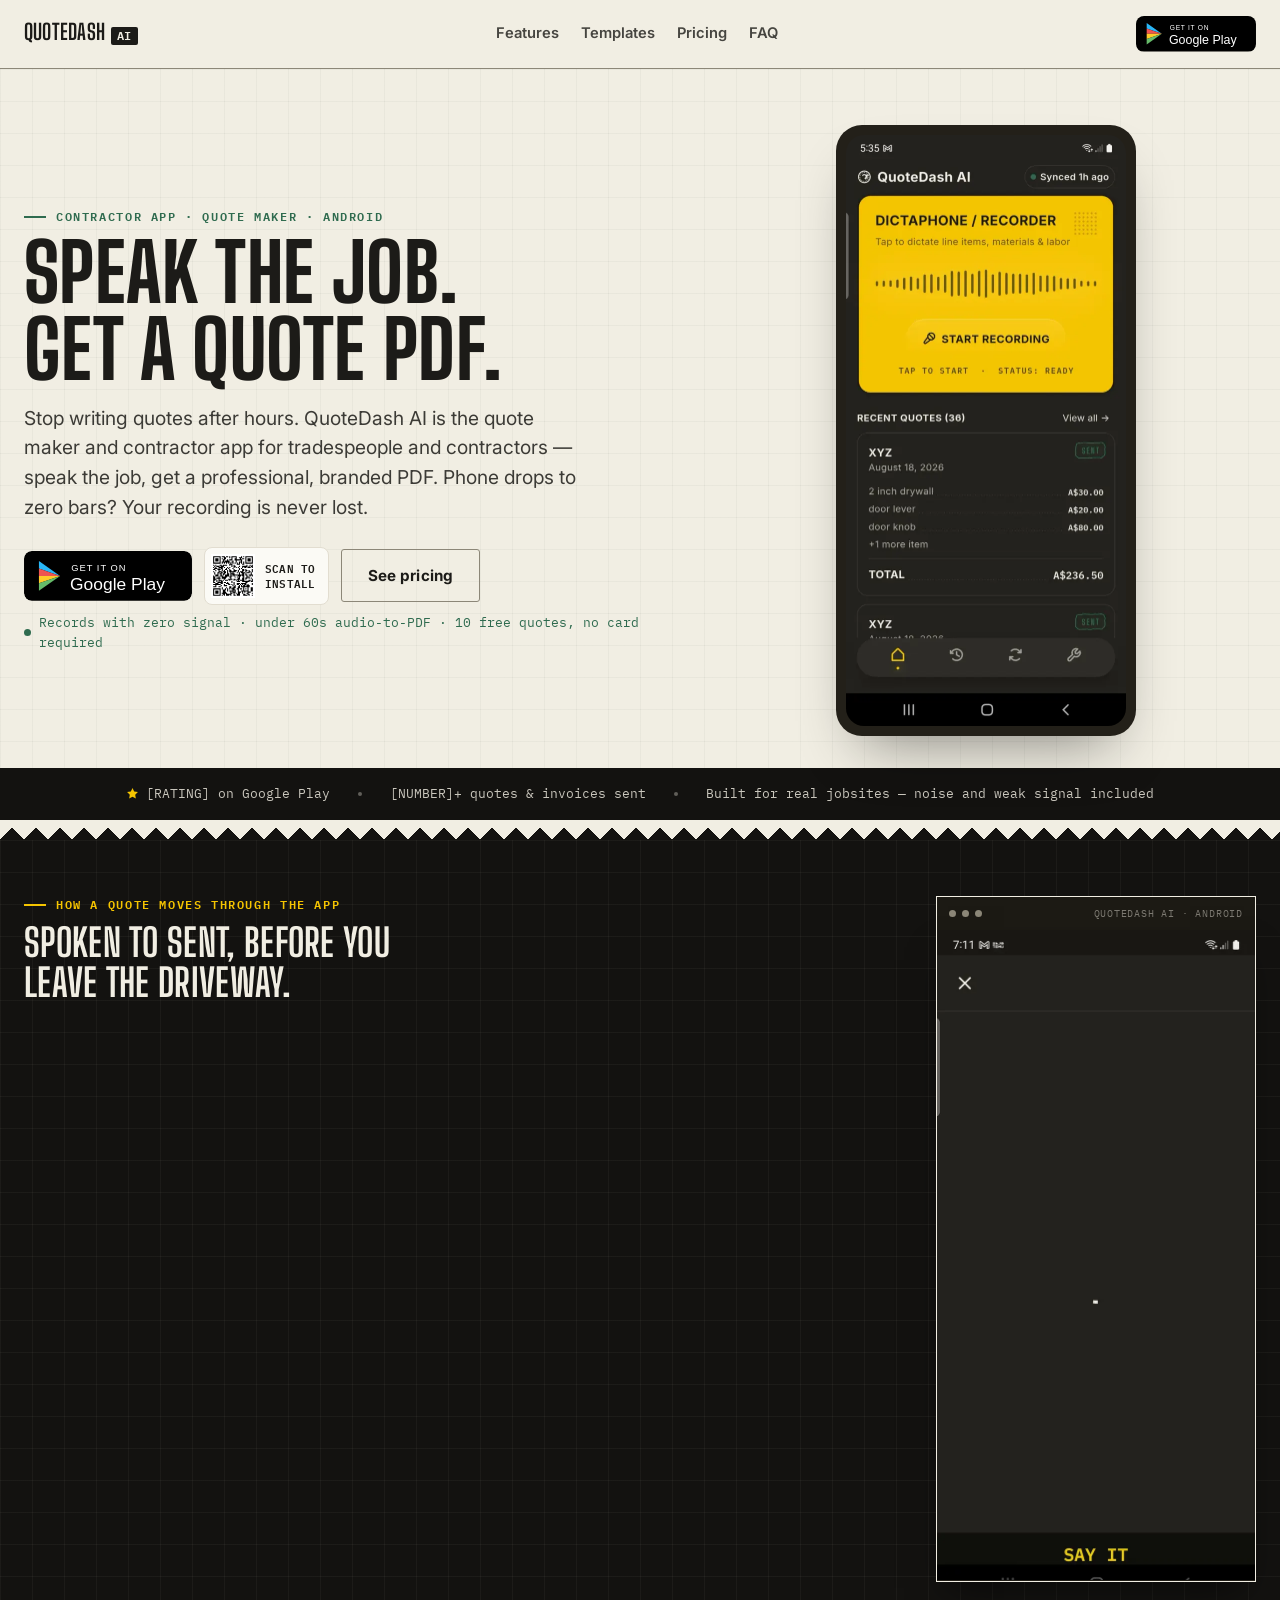
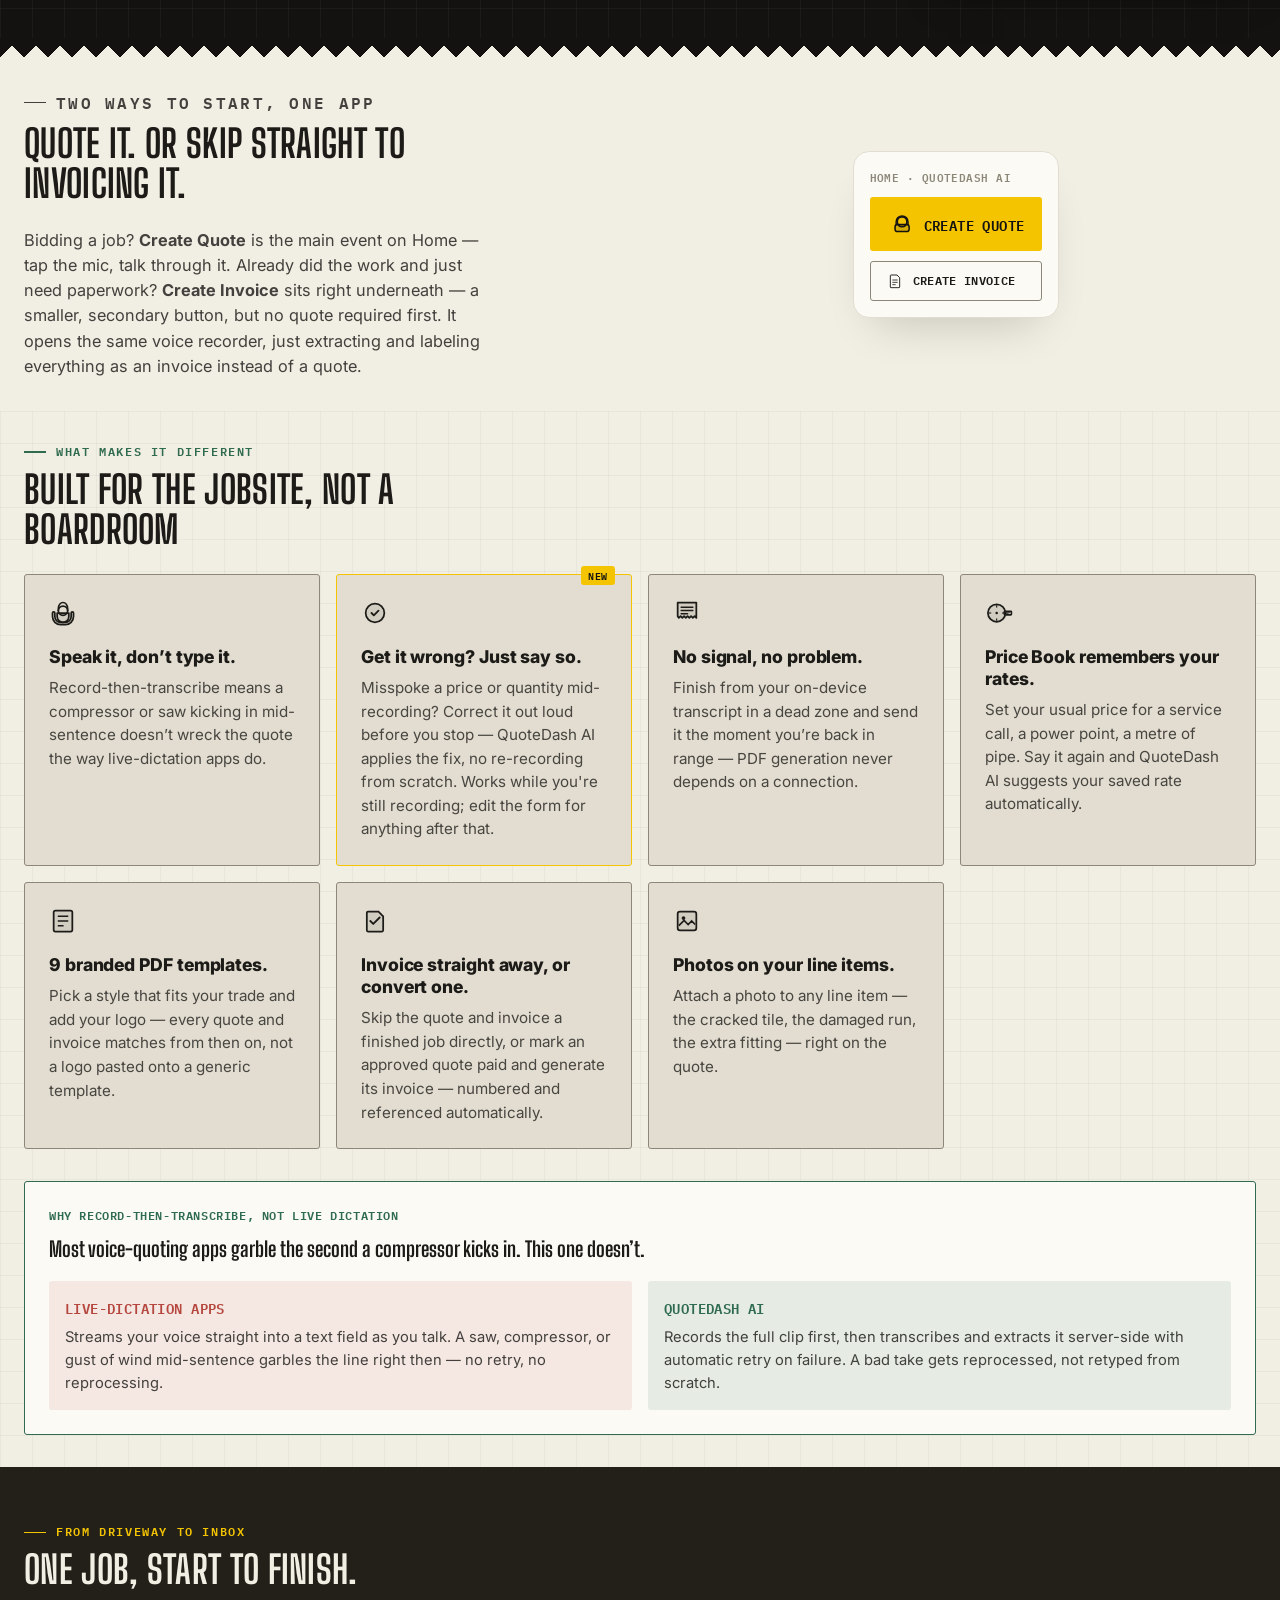
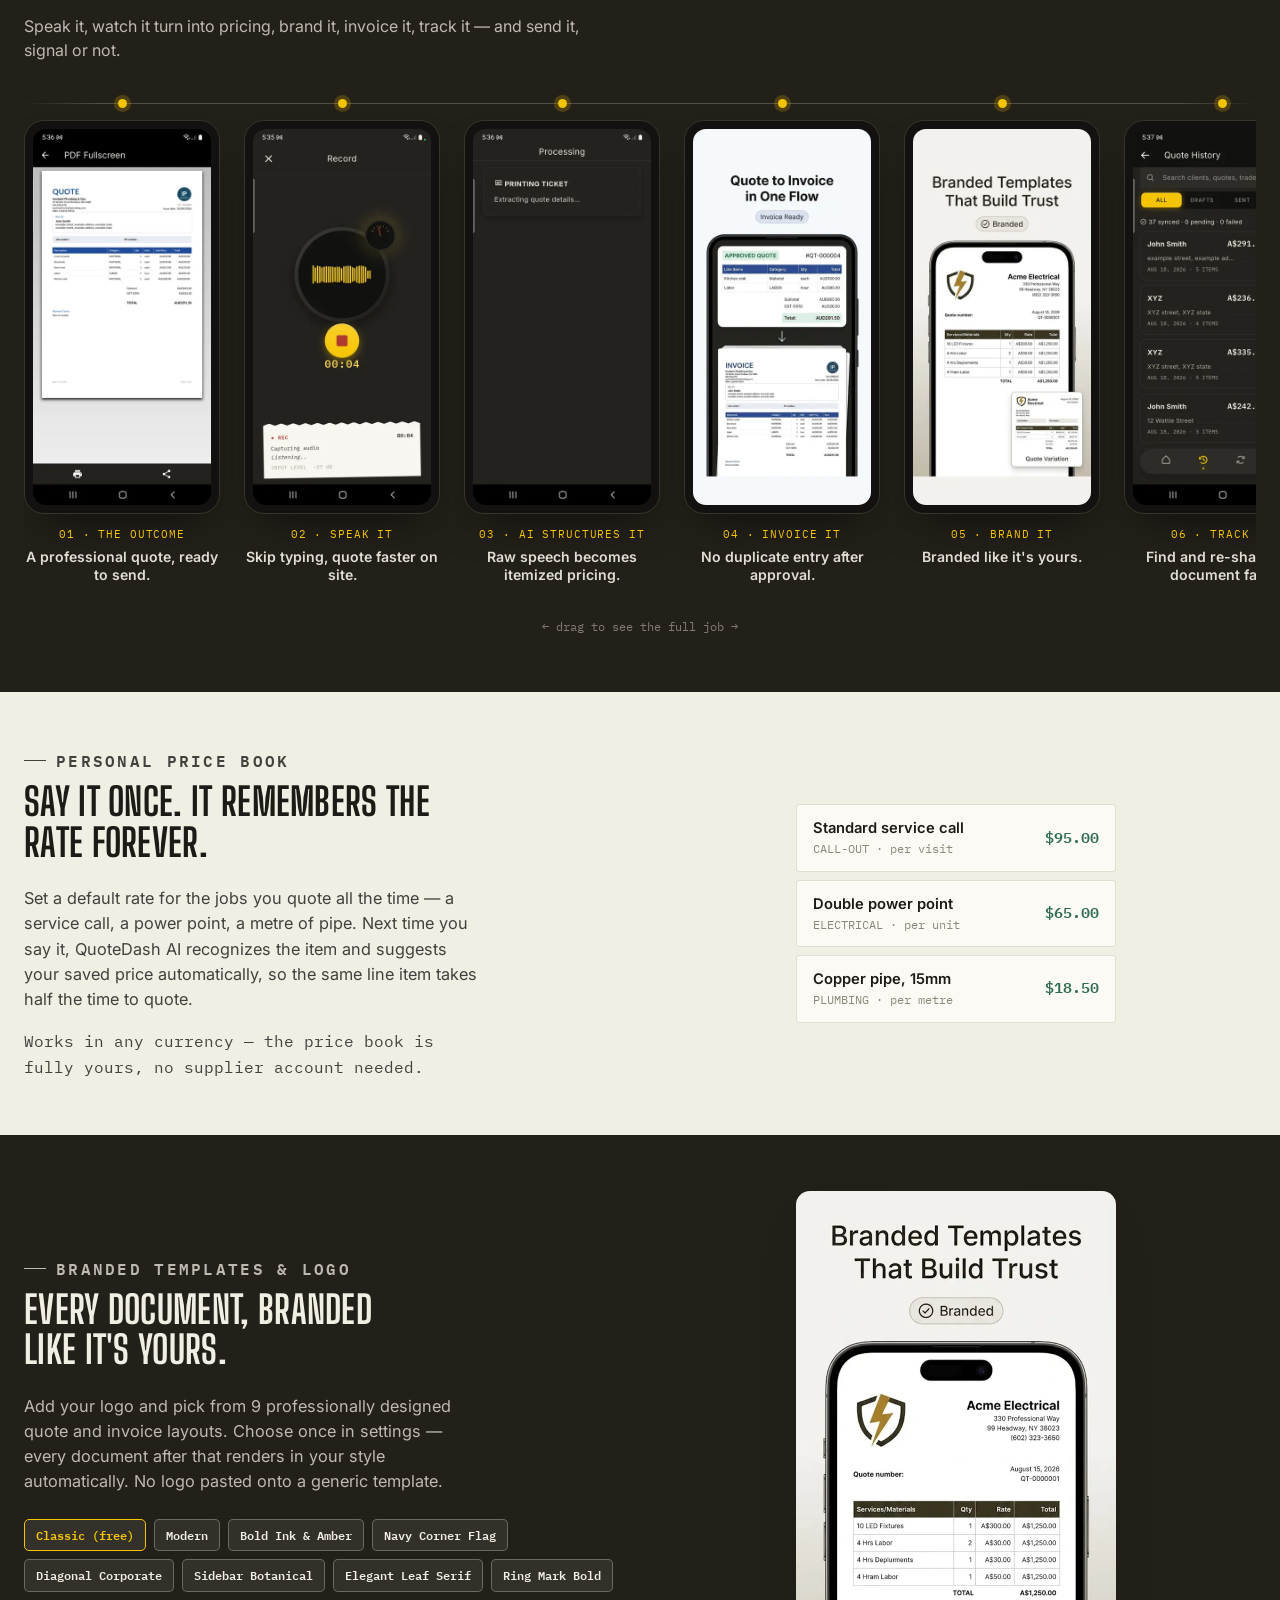
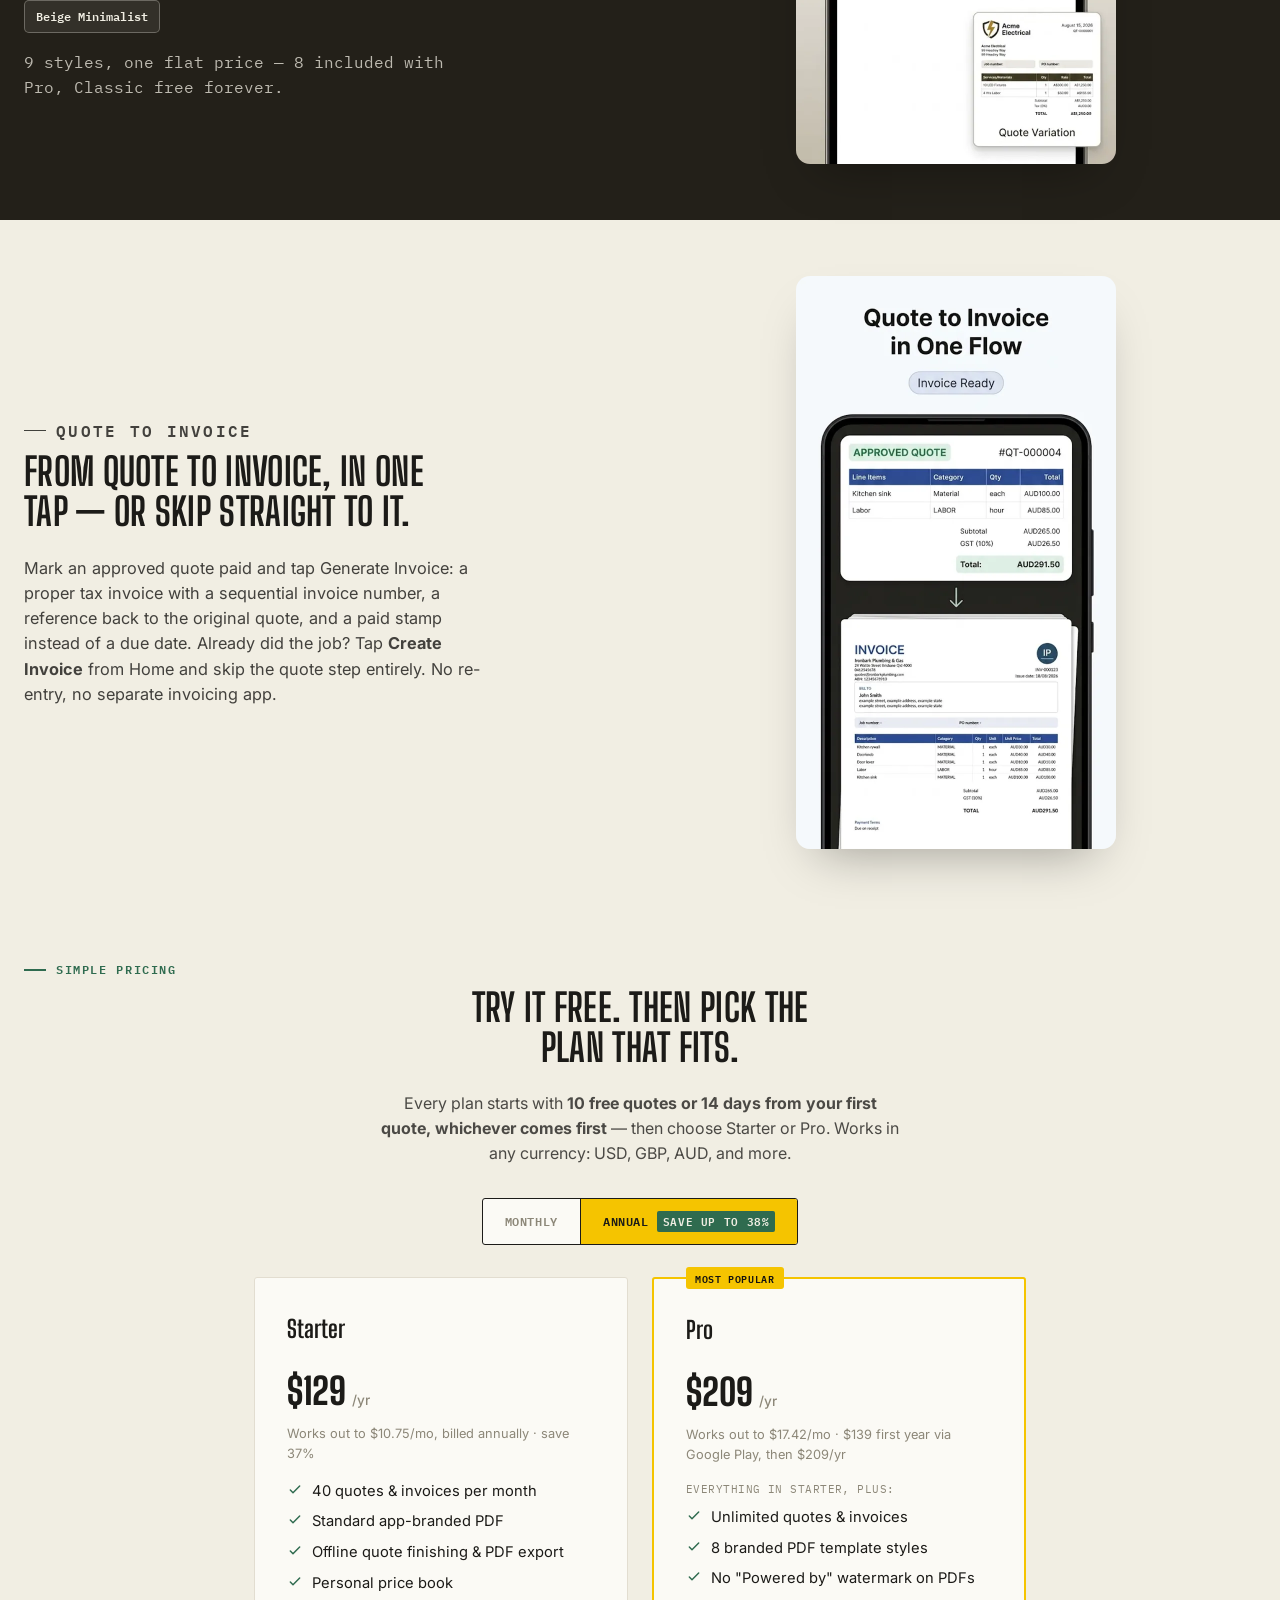
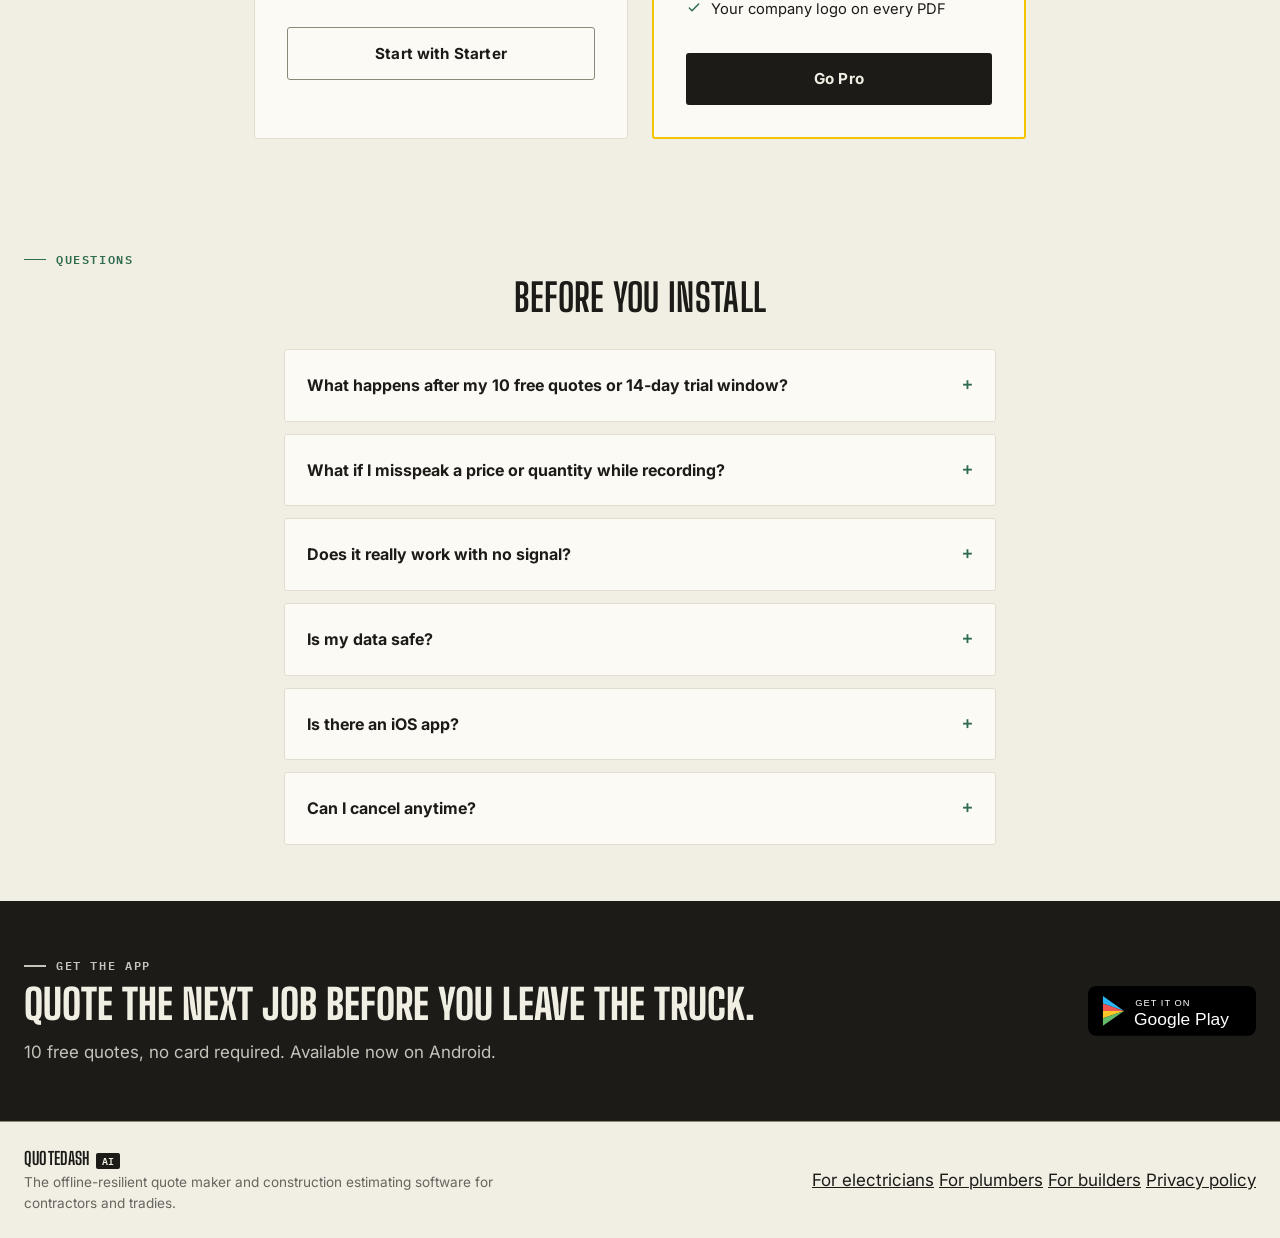
<file: index.html>
<!doctype html>
<html lang="en">
<head>
<meta charset="utf-8">
<meta name="viewport" content="width=device-width, initial-scale=1">
<title>QuoteDash AI — Voice-to-Quote App for Contractors (Android)</title>
<meta name="description" content="Speak a walkthrough, get a branded PDF quote. No signal? Finish from your on-device transcript and send it the moment you're back in range. 10 free quotes, no card required.">
<link rel="canonical" href="https://quotedashai.com/">
<link rel="preload" as="image" type="image/webp" href="assets/screens/home.webp">
<link rel="preload" as="font" type="font/woff2" href="assets/fonts/BigShouldersDisplay-Variable.woff2" crossorigin>

<!-- Google tag (gtag.js), loaded after window load so it never competes with LCP-critical resources -->
<script>
  window.dataLayer = window.dataLayer || [];
  function gtag(){dataLayer.push(arguments);}
  gtag('js', new Date());
  gtag('config', 'G-YRP69P84Q9');
  window.addEventListener('load', function () {
    var s = document.createElement('script');
    s.async = true;
    s.src = 'https://www.googletagmanager.com/gtag/js?id=G-YRP69P84Q9';
    document.head.appendChild(s);
  });
</script>

<meta property="og:type" content="website">
<meta property="og:title" content="QuoteDash AI — Voice-to-Quote App for Contractors">
<meta property="og:description" content="Speak a walkthrough, get a branded PDF quote. No signal? Finish from your on-device transcript and send when you're back in range. 10 free quotes, no card required.">
<meta property="og:image" content="https://quotedashai.com/assets/feature-graphic.png">
<meta property="og:url" content="https://quotedashai.com/">
<meta name="twitter:card" content="summary_large_image">

<script type="application/ld+json">
{
  "@context": "https://schema.org",
  "@graph": [
    {
      "@type": "Organization",
      "@id": "https://quotedashai.com/#organization",
      "name": "QuoteDash AI",
      "url": "https://quotedashai.com/"
    },
    {
      "@type": "WebSite",
      "@id": "https://quotedashai.com/#website",
      "url": "https://quotedashai.com/",
      "name": "QuoteDash AI",
      "publisher": {
        "@id": "https://quotedashai.com/#organization"
      }
    },
    {
      "@type": "SoftwareApplication",
      "@id": "https://quotedashai.com/#software",
      "name": "QuoteDash AI",
      "url": "https://quotedashai.com/",
      "operatingSystem": "Android",
      "applicationCategory": "BusinessApplication",
      "description": "Turns a spoken walkthrough into a professional, branded PDF quote. AI line-item extraction needs a connection; finishing and sending a quote from your on-device transcript works with no signal. Mark it paid and generate the invoice in one tap. Built for contractors and tradies.",
      "offers": [
        {
          "@type": "Offer",
          "name": "Free",
          "price": "0",
          "priceCurrency": "USD"
        },
        {
          "@type": "Offer",
          "name": "Starter",
          "price": "16.99",
          "priceCurrency": "USD"
        },
        {
          "@type": "Offer",
          "name": "Pro",
          "price": "27.99",
          "priceCurrency": "USD"
        }
      ]
    },
    {
      "@type": "WebPage",
      "@id": "https://quotedashai.com/#webpage",
      "url": "https://quotedashai.com/",
      "name": "QuoteDash AI — Voice-to-Quote App for Contractors (Android)",
      "isPartOf": {
        "@id": "https://quotedashai.com/#website"
      },
      "about": {
        "@id": "https://quotedashai.com/#software"
      },
      "mainEntity": {
        "@id": "https://quotedashai.com/#faq"
      }
    },
    {
      "@type": "FAQPage",
      "mainEntity": [
        {
          "@type": "Question",
          "name": "What happens after my 10 free quotes or 14-day trial window?",
          "acceptedAnswer": {
            "@type": "Answer",
            "text": "You'll be prompted to choose Starter ($16.99/mo, 40 quotes/month) or Pro ($209/yr or $27.99/mo, unlimited) — no surprise charge, and no card is needed to start your trial."
          }
        },
        {
          "@type": "Question",
          "name": "What if I misspeak a price or quantity while recording?",
          "acceptedAnswer": {
            "@type": "Answer",
            "text": "Just correct yourself out loud before you stop the recording — say the right price or quantity and QuoteDash AI uses the correction, no need to start over. This only works within the same recording; once you've stopped, fix it in the form like any other edit."
          }
        },
        {
          "@type": "Question",
          "name": "Does it really work with no signal?",
          "acceptedAnswer": {
            "@type": "Answer",
            "text": "Yes, for finishing and sending. No bars? Write up the job from your recording by hand and send the PDF the moment you're back in range — that part never needs a connection. The AI auto-fill (turning your voice into priced line items) does need signal to work, but it never stops you getting a quote out the door."
          }
        },
        {
          "@type": "Question",
          "name": "Is my data safe?",
          "acceptedAnswer": {
            "@type": "Answer",
            "text": "Job details, quotes, and invoices stay on your device unless you export or share them. We don't sell your data or read the contents of your quotes."
          }
        },
        {
          "@type": "Question",
          "name": "Is there an iOS app?",
          "acceptedAnswer": {
            "@type": "Answer",
            "text": "Not yet — QuoteDash AI is Android-only today. iOS is a future direction, not a committed date."
          }
        },
        {
          "@type": "Question",
          "name": "Can I cancel anytime?",
          "acceptedAnswer": {
            "@type": "Answer",
            "text": "Yes — both Starter and Pro are standard Google Play subscriptions and can be cancelled anytime from Play Store subscription settings."
          }
        }
      ],
      "@id": "https://quotedashai.com/#faq",
      "url": "https://quotedashai.com/"
    }
  ]
}
</script>




<style>
/* QuoteDash AI — waitlist landing page
   Tokens sourced from docs/DESIGN_SYSTEM.md + docs/LANDING_PAGE_BRIEF.md §5 */

/* ---------- Fonts (self-hosted, no runtime download) ---------- */
@font-face {
  font-family: "Inter";
  src: url("assets/fonts/Inter-Variable.woff2") format("woff2"),
       url("assets/fonts/Inter-Variable.ttf") format("truetype");
  font-weight: 100 900;
  font-style: normal;
  font-display: swap;
}
@font-face {
  font-family: "Big Shoulders Display";
  src: url("assets/fonts/BigShouldersDisplay-Variable.woff2") format("woff2"),
       url("assets/fonts/BigShouldersDisplay-Variable.ttf") format("truetype");
  font-weight: 100 900;
  font-style: normal;
  font-display: swap;
}
@font-face {
  font-family: "IBM Plex Mono";
  src: url("assets/fonts/IBMPlexMono-Regular.woff2") format("woff2"),
       url("assets/fonts/IBMPlexMono-Regular.ttf") format("truetype");
  font-weight: 400;
  font-style: normal;
  font-display: swap;
}
@font-face {
  font-family: "IBM Plex Mono";
  src: url("assets/fonts/IBMPlexMono-SemiBold.woff2") format("woff2"),
       url("assets/fonts/IBMPlexMono-SemiBold.ttf") format("truetype");
  font-weight: 600;
  font-style: normal;
  font-display: swap;
}

/* ---------- Tokens ---------- */
:root {
  --graphite: #1C1B18;
  --graphite-deep: #131210;
  --ticket-dark: #232019;
  --paper: #F1EEE3;
  --paper-card: #FBFAF5;
  --safety-yellow: #F5C400;
  --signal-green: #2F6B4F;
  --signal-green-light: #4F9573;
  --steel-border: #8C8778;
  --steel-surface: #E2DDD0;

  --font-display: "Big Shoulders Display", sans-serif;
  --font-body: "Inter", system-ui, sans-serif;
  --font-mono: "IBM Plex Mono", ui-monospace, monospace;

  --wrap-width: 1340px;
  --space-xs: 4px;
  --space-sm: 8px;
  --space-md: 12px;
  --space-lg: 16px;
  --space-xl: 24px;
  --space-xxl: 32px;
  --space-xxxl: 56px;

  --radius: 3px;
}

/* ---------- Reset ---------- */
* { box-sizing: border-box; }
html { -webkit-text-size-adjust: 100%; }
body {
  margin: 0;
  background: var(--paper);
  color: var(--graphite);
  font-family: var(--font-body);
  font-size: 17px;
  line-height: 1.55;
  overflow-x: hidden;
}
img { max-width: 100%; height: auto; display: block; }
h1, h2, h3 { margin: 0; }
p { margin: 0; }
ul { margin: 0; padding: 0; list-style: none; }
a { color: inherit; }
button { font: inherit; }

.wrap {
  max-width: var(--wrap-width);
  margin-inline: auto;
  padding-inline: var(--space-xl);
}

.sr-only {
  position: absolute;
  width: 1px; height: 1px;
  padding: 0; margin: -1px;
  overflow: hidden;
  clip: rect(0, 0, 0, 0);
  white-space: nowrap;
  border: 0;
}

.skip-link {
  position: absolute;
  left: -9999px;
  top: 0;
  background: var(--graphite);
  color: var(--paper);
  padding: var(--space-md) var(--space-lg);
  z-index: 100;
}
.skip-link:focus {
  left: var(--space-lg);
  top: var(--space-lg);
}

:focus-visible {
  outline: 3px solid var(--signal-green);
  outline-offset: 2px;
}

@media (prefers-reduced-motion: reduce) {
  * { animation-duration: 0.001ms !important; animation-iteration-count: 1 !important; transition-duration: 0.001ms !important; }
}

/* ---------- Buttons ---------- */
.btn {
  display: inline-flex;
  align-items: center;
  justify-content: center;
  gap: var(--space-sm);
  border: none;
  border-radius: var(--radius);
  font-family: var(--font-body);
  font-weight: 700;
  font-size: 0.95rem;
  letter-spacing: 0.01em;
  cursor: pointer;
  text-decoration: none;
  transition: transform 120ms ease, box-shadow 120ms ease;
}
.btn--small {
  background: var(--safety-yellow);
  color: var(--graphite);
  padding: 10px 18px;
  font-size: 0.85rem;
}

/* ---------- Header ---------- */
.site-header {
  position: sticky;
  top: 0;
  z-index: 20;
  background: rgba(241, 238, 227, 0.92);
  backdrop-filter: blur(6px);
  border-bottom: 1px solid var(--steel-border);
}
.site-header__row {
  display: flex;
  align-items: center;
  justify-content: space-between;
  padding-block: var(--space-lg);
}

.wordmark {
  font-family: var(--font-display);
  font-weight: 700;
  text-transform: uppercase;
  letter-spacing: 0.01em;
  line-height: 1;
  display: inline-flex;
  align-items: baseline;
  gap: 6px;
  font-size: 1.35rem;
  color: inherit;
  text-decoration: none;
}
.wordmark__ai {
  font-family: var(--font-mono);
  font-weight: 600;
  font-size: 0.55em;
  color: var(--paper);
  background: var(--graphite);
  padding: 3px 6px;
  border-radius: 2px;
  letter-spacing: 0.04em;
}
.wordmark--footer { font-size: 1.1rem; }

/* ---------- Eyebrow + section title rhythm ---------- */
.eyebrow {
  font-family: var(--font-mono);
  font-size: 0.72rem;
  font-weight: 600;
  letter-spacing: 0.14em;
  color: var(--signal-green);
  text-transform: uppercase;
  margin: 0 0 var(--space-sm);
  display: flex;
  align-items: center;
  gap: 10px;
}
.eyebrow::before {
  content: "";
  width: 22px;
  height: 1.5px;
  background: currentColor;
  flex: none;
}
.eyebrow--light { color: var(--safety-yellow); }

/* ---------- Tear divider: the ticket's torn edge, promoted to a
   full-bleed structural device between sections ---------- */
.tear {
  height: 20px;
  background-color: var(--tear-to, var(--paper));
  background-image:
    linear-gradient(-45deg, transparent 60%, var(--tear-from, var(--paper-card)) 60%),
    linear-gradient(45deg, transparent 60%, var(--tear-from, var(--paper-card)) 60%);
  background-size: 24px 24px;
  background-position: 0 0;
}
.tear--paper-to-dark { --tear-from: var(--paper); --tear-to: var(--graphite-deep); }
.tear--dark-to-paper { --tear-from: var(--graphite-deep); --tear-to: var(--paper); }

/* ---------- Hero ---------- */
.hero {
  padding-block: var(--space-xxxl) var(--space-xxl);
  background-image:
    linear-gradient(rgba(28, 27, 24, 0.035) 1px, transparent 1px),
    linear-gradient(90deg, rgba(28, 27, 24, 0.035) 1px, transparent 1px);
  background-size: 32px 32px;
}
.hero__copy { max-width: 640px; }
.hero__visual { margin-top: var(--space-xxl); }
.hero__headline {
  font-family: var(--font-display);
  text-transform: uppercase;
  font-weight: 800;
  font-size: clamp(2.8rem, 9vw, 5rem);
  line-height: 0.96;
  letter-spacing: 0.005em;
  margin-bottom: var(--space-lg);
}
.hero__subhead {
  font-size: 1.2rem;
  max-width: 46ch;
  color: color-mix(in srgb, var(--graphite) 85%, transparent);
  margin-bottom: var(--space-xl);
}

/* ---------- Shop floor: dark section, dispatch ticket (signature element) ---------- */
.shop-floor {
  background: var(--graphite-deep);
  color: var(--paper);
  padding-block: var(--space-xxxl);
  background-image:
    linear-gradient(rgba(241, 238, 227, 0.045) 1px, transparent 1px),
    linear-gradient(90deg, rgba(241, 238, 227, 0.045) 1px, transparent 1px);
  background-size: 32px 32px;
}
.shop-floor__head { max-width: 56ch; margin-bottom: var(--space-xxl); }
.shop-floor__inner .dispatch { margin-inline: auto; }
.shop-floor .section-title { color: var(--paper); }

.dispatch { max-width: 320px; }

.dispatch__frame {
  display: flex;
  align-items: center;
  gap: 6px;
  background: color-mix(in srgb, var(--ticket-dark) 80%, black);
  border: 1.5px solid var(--paper);
  border-bottom: none;
  padding: 9px var(--space-md);
}
.dispatch__frame-dot {
  width: 7px;
  height: 7px;
  border-radius: 50%;
  background: var(--steel-border);
  flex: none;
}
.dispatch__frame-label {
  margin-left: auto;
  font-family: var(--font-mono);
  font-size: 0.62rem;
  letter-spacing: 0.08em;
  color: color-mix(in srgb, var(--paper) 45%, transparent);
}
.dispatch__card {
  position: relative;
  background: var(--ticket-dark);
  border: 1.5px solid var(--paper);
  border-top: none;
  padding: var(--space-xl);
  min-height: 220px;
  box-shadow: 0 18px 36px -12px rgba(0, 0, 0, 0.55);
}
.dispatch__card--video {
  padding: 0;
  line-height: 0;
  overflow: hidden;
}
.dispatch__video {
  display: block;
  width: 100%;
  height: auto;
}

/* ---------- Feature strip ---------- */
.features {
  padding-block: var(--space-xxl);
  background-image:
    linear-gradient(rgba(28, 27, 24, 0.035) 1px, transparent 1px),
    linear-gradient(90deg, rgba(28, 27, 24, 0.035) 1px, transparent 1px);
  background-size: 32px 32px;
}
.section-title {
  font-family: var(--font-display);
  text-transform: uppercase;
  font-weight: 700;
  font-size: clamp(1.7rem, 4.6vw, 2.4rem);
  line-height: 1.05;
  letter-spacing: 0.008em;
  margin-bottom: var(--space-xl);
  max-width: 24ch;
}
.feature-grid {
  display: grid;
  grid-template-columns: 1fr;
  gap: var(--space-lg);
}
.feature-card {
  background: var(--steel-surface);
  border: 1px solid var(--steel-border);
  border-radius: var(--radius);
  padding: var(--space-xl);
}
.feature-card__icon {
  color: var(--graphite);
  margin-bottom: var(--space-md);
}
.feature-card h3 {
  font-family: var(--font-body);
  font-weight: 800;
  font-size: 1.1rem;
  line-height: 1.25;
  letter-spacing: -0.005em;
  margin-bottom: var(--space-sm);
}
.feature-card p {
  font-size: 0.95rem;
  color: color-mix(in srgb, var(--graphite) 78%, transparent);
}

/* ---------- Second CTA band ---------- */
.cta-band {
  background: var(--graphite);
  color: var(--paper);
  padding-block: var(--space-xxxl);
}
.cta-band__inner {
  display: grid;
  grid-template-columns: 1fr;
  gap: var(--space-xl);
  align-items: center;
}
.cta-band__copy h2 {
  font-family: var(--font-display);
  text-transform: uppercase;
  font-weight: 800;
  font-size: clamp(1.8rem, 5vw, 2.6rem);
  line-height: 1.05;
  margin-bottom: var(--space-md);
}
.cta-band__copy p {
  color: color-mix(in srgb, var(--paper) 80%, transparent);
  max-width: 50ch;
}
/* ---------- Footer ---------- */
.site-footer {
  border-top: 1px solid var(--steel-border);
  padding-block: var(--space-xl);
}
.site-footer__row {
  display: flex;
  flex-direction: column;
  gap: var(--space-sm);
}
.site-footer__copy {
  font-size: 0.85rem;
  color: color-mix(in srgb, var(--graphite) 65%, transparent);
  max-width: 60ch;
}

/* ---------- Breakpoints ---------- */
@media (min-width: 640px) {
  .site-footer__row { flex-direction: row; justify-content: space-between; align-items: center; }
}

@media (min-width: 900px) {
  .feature-grid { grid-template-columns: repeat(3, 1fr); }
  .cta-band__inner { grid-template-columns: 1.3fr 1fr; }

  .hero__inner {
    display: grid;
    grid-template-columns: 1.15fr 1fr;
    gap: var(--space-xxxl);
    align-items: center;
  }
  .hero__copy { max-width: none; }
  .hero__visual { margin-top: 0; }

  .shop-floor__inner {
    display: grid;
    grid-template-columns: 1fr 1fr;
    gap: var(--space-xxxl);
    align-items: start;
  }
  .shop-floor__head { margin-bottom: 0; }
  .shop-floor__inner .dispatch { margin-inline: 0; max-width: 320px; justify-self: end; }
}

@media (min-width: 1180px) {
  .hero__inner { grid-template-columns: 1fr 0.85fr; }
}

/* ---------- Nav + mobile toggle ---------- */
.site-header__row { position: relative; }
.site-nav { display: none; gap: 22px; font-size: 0.92rem; font-weight: 600; }
.site-nav a { text-decoration: none; opacity: 0.8; }
.site-nav a:hover { opacity: 1; }
.nav-toggle {
  display: inline-flex;
  align-items: center;
  justify-content: center;
  background: transparent;
  border: 1px solid var(--steel-border);
  border-radius: var(--radius);
  padding: 8px 10px;
  color: var(--graphite);
  cursor: pointer;
}
.site-nav.is-open {
  display: flex !important;
  flex-direction: column;
  gap: 2px;
  position: absolute;
  top: 100%;
  left: 0;
  right: 0;
  background: var(--paper);
  border-bottom: 1px solid var(--steel-border);
  padding: var(--space-md) var(--space-xl) var(--space-lg);
  z-index: 40;
}
.site-nav.is-open a { padding: 10px 0; opacity: 1; border-bottom: 1px solid var(--steel-surface); }

/* ---------- Play Store badge ---------- */
.play-badge { display: inline-flex; align-items: center; border-radius: 8px; overflow: hidden; line-height: 0; }
.play-badge:hover { opacity: 0.92; }
.play-badge svg { display: block; width: 100%; height: auto; }
.play-badge--header { width: 120px; }
.play-badge--large { width: 168px; }

.hero__qr {
  display: flex;
  align-items: center;
  gap: 10px;
  padding: 6px 12px 6px 6px;
  background: var(--paper-card);
  border: 1px solid var(--steel-surface);
  border-radius: 8px;
}
.hero__qr img { width: 44px; height: 44px; display: block; }
.hero__qr-caption {
  font-family: var(--font-mono);
  font-size: 0.7rem;
  font-weight: 600;
  letter-spacing: 0.02em;
  line-height: 1.3;
  color: var(--graphite);
  text-transform: uppercase;
}

/* ---------- Ghost / dark buttons ---------- */
.btn--ghost {
  background: transparent;
  border: 1.5px solid var(--steel-border);
  color: var(--graphite);
  padding: 14px 26px;
}
.btn--dark {
  background: var(--graphite);
  color: var(--paper);
  padding: 14px 26px;
}
.btn--block { width: 100%; margin-top: var(--space-lg); }
.hero__ctas { display: flex; flex-wrap: wrap; align-items: center; gap: var(--space-md); margin-bottom: var(--space-sm); }
.hero__meta {
  font-family: var(--font-mono);
  font-size: 0.8rem;
  color: var(--signal-green);
  display: flex;
  align-items: center;
  gap: 8px;
}
.hero__meta::before { content: ""; width: 7px; height: 7px; border-radius: 50%; background: var(--signal-green); flex: none; }

/* ---------- Phone frame (real device screenshots) ---------- */
.phone-frame {
  background: var(--ticket-dark);
  border-radius: 26px;
  padding: 10px;
  box-shadow: 0 30px 60px -25px rgba(0, 0, 0, 0.45);
  max-width: 300px;
  margin-inline: auto;
}
.phone-frame img { border-radius: 18px; }

/* ---------- Social proof strip ---------- */
.proof-strip { background: var(--graphite-deep); color: var(--paper); padding-block: var(--space-lg); }
.proof-strip__row {
  display: flex;
  align-items: center;
  justify-content: center;
  gap: 28px;
  flex-wrap: wrap;
  font-family: var(--font-mono);
  font-size: 0.8rem;
  color: color-mix(in srgb, var(--paper) 82%, transparent);
  text-align: center;
}
.proof-strip__item { display: inline-flex; align-items: center; gap: 7px; }
.proof-strip__item svg { color: var(--safety-yellow); flex: none; }
.proof-strip__divider { width: 4px; height: 4px; border-radius: 50%; background: color-mix(in srgb, var(--paper) 35%, transparent); }

/* ---------- Feature grid: now up to 7 cards ---------- */
.feature-card--new { border-color: var(--safety-yellow); position: relative; }
.feature-card--new::before {
  content: "NEW";
  position: absolute;
  top: -9px;
  right: 16px;
  font-family: var(--font-mono);
  font-size: 0.62rem;
  font-weight: 700;
  letter-spacing: 0.06em;
  background: var(--safety-yellow);
  color: var(--graphite-deep);
  padding: 2px 7px;
  border-radius: 3px;
}

/* ---------- Competitor comparison callout ---------- */
.compare {
  margin-top: var(--space-xxl);
  background: var(--paper-card);
  border: 1.5px solid var(--signal-green);
  border-radius: var(--radius);
  padding: var(--space-xl);
}
.compare__label {
  font-family: var(--font-mono);
  font-size: 0.75rem;
  font-weight: 700;
  letter-spacing: 0.05em;
  text-transform: uppercase;
  color: var(--signal-green);
  margin: 0 0 var(--space-sm);
}
.compare__title { font-family: var(--font-display); font-weight: 700; font-size: 1.3rem; margin: 0 0 var(--space-lg); }
.compare__grid { display: grid; grid-template-columns: 1fr; gap: var(--space-lg); }
.compare__col { padding: var(--space-lg); border-radius: var(--radius); }
.compare__col--them { background: color-mix(in srgb, #B5473F 10%, transparent); }
.compare__col--us { background: color-mix(in srgb, var(--signal-green) 10%, transparent); }
.compare__col h4 { margin: 0 0 var(--space-sm); font-size: 0.85rem; font-family: var(--font-mono); letter-spacing: 0.03em; }
.compare__col--them h4 { color: #B5473F; }
.compare__col--us h4 { color: var(--signal-green); }
.compare__col p { margin: 0; font-size: 0.92rem; color: color-mix(in srgb, var(--graphite) 82%, transparent); }

/* ---------- Gallery: story-driven screenshot showcase ---------- */
.gallery { background: var(--ticket-dark); color: var(--paper); padding-block: var(--space-xxxl); overflow: hidden; }
.gallery .section-title { color: var(--paper); }
.gallery__lede { max-width: 56ch; font-size: 1rem; color: color-mix(in srgb, var(--paper) 75%, transparent); }
.gallery__rail { position: relative; margin-top: var(--space-xxl); }
.gallery__line {
  position: absolute;
  left: 0; right: 0; top: 8px;
  height: 1px;
  background: linear-gradient(90deg, transparent, color-mix(in srgb, var(--paper) 22%, transparent) 6%, color-mix(in srgb, var(--paper) 22%, transparent) 94%, transparent);
}
.gallery__track {
  display: flex;
  gap: var(--space-xl);
  overflow-x: auto;
  padding: 4px 4px 26px;
  position: relative;
  scroll-snap-type: x proximity;
}
.gallery__card { flex: 0 0 auto; width: 196px; scroll-snap-align: start; transition: transform 0.25s ease; }
.gallery__card:hover { transform: translateY(-6px); }
.gallery__dot {
  width: 9px; height: 9px; border-radius: 50%;
  background: var(--safety-yellow);
  margin: 0 auto var(--space-md);
  box-shadow: 0 0 0 4px color-mix(in srgb, var(--safety-yellow) 20%, transparent);
}
.gallery__frame {
  background: var(--graphite-deep);
  border-radius: 20px;
  padding: 8px;
  border: 1px solid #3a352b;
  box-shadow: 0 22px 42px -18px rgba(0, 0, 0, 0.55);
  transition: box-shadow 0.25s ease;
}
.gallery__card:hover .gallery__frame { box-shadow: 0 30px 54px -16px rgba(0, 0, 0, 0.65); }
.gallery__frame img { border-radius: 13px; }
.gallery__num {
  font-family: var(--font-mono);
  font-size: 0.68rem;
  color: var(--safety-yellow);
  margin: var(--space-md) 0 5px;
  letter-spacing: 0.08em;
  text-align: center;
}
.gallery__caption { font-size: 0.88rem; font-weight: 600; line-height: 1.3; text-align: center; color: color-mix(in srgb, var(--paper) 92%, transparent); }
.gallery__hint {
  margin-top: var(--space-sm);
  font-family: var(--font-mono);
  font-size: 0.72rem;
  color: color-mix(in srgb, var(--paper) 45%, transparent);
  text-align: center;
}

/* ---------- Showcase: price book / templates / invoicing ---------- */
.showcase { padding-block: var(--space-xxxl); }
.showcase--paper { background: var(--paper); }
.showcase--dark { background: var(--ticket-dark); color: var(--paper); }
.showcase--dark .section-title { color: var(--paper); }
.showcase--dark .showcase__copy p { color: color-mix(in srgb, var(--paper) 75%, transparent); }
.showcase__inner { display: grid; grid-template-columns: 1fr; gap: var(--space-xxl); align-items: center; }
.showcase__copy p { font-size: 1.02rem; color: color-mix(in srgb, var(--graphite) 82%, transparent); max-width: 46ch; }
.showcase__microcopy { margin-top: var(--space-lg); font-family: var(--font-mono); font-size: 0.8rem; color: var(--signal-green); }
.showcase--dark .showcase__microcopy { color: var(--safety-yellow); }
.showcase__art { display: flex; justify-content: center; }
.showcase__art img { border-radius: 14px; box-shadow: 0 24px 48px -22px rgba(0, 0, 0, 0.35); }
.showcase__art--single img { max-width: 320px; }
.showcase__art--pricebook { flex-direction: column; align-items: stretch; max-width: 320px; margin-inline: auto; width: 100%; gap: var(--space-sm); }
.showcase--tight { padding-block: var(--space-xxl); }
.showcase__art--homecta { max-width: 280px; margin-inline: auto; width: 100%; }

.homecta {
  background: var(--paper-card);
  border: 1px solid var(--steel-surface);
  border-radius: 16px;
  padding: var(--space-lg);
  box-shadow: 0 24px 48px -22px rgba(0, 0, 0, 0.2);
}
.homecta__label {
  font-family: var(--font-mono);
  font-size: 0.7rem;
  font-weight: 600;
  letter-spacing: 0.04em;
  text-transform: uppercase;
  color: var(--steel-border);
  margin: 0 0 var(--space-md);
}
.homecta__hero,
.homecta__secondary {
  display: flex;
  align-items: center;
  gap: 10px;
  font-family: var(--font-mono);
  font-weight: 700;
  letter-spacing: 0.03em;
  border-radius: var(--radius);
}
.homecta__hero {
  background: var(--safety-yellow);
  color: var(--graphite-deep);
  padding: 14px 18px;
  font-size: 0.85rem;
  margin-bottom: 10px;
}
.homecta__secondary {
  background: transparent;
  border: 1.5px solid var(--steel-border);
  color: var(--graphite);
  padding: 10px 16px;
  font-size: 0.72rem;
}

.pricebook-row {
  display: flex;
  justify-content: space-between;
  align-items: center;
  gap: var(--space-md);
  padding: var(--space-md) var(--space-lg);
  background: var(--paper-card);
  border: 1px solid var(--steel-surface);
  border-radius: var(--radius);
  font-size: 0.92rem;
}
.pricebook-row__desc { font-weight: 600; }
.pricebook-row__meta { font-family: var(--font-mono); font-size: 0.75rem; color: var(--steel-border); }
.pricebook-row__rate { font-family: var(--font-mono); font-weight: 600; color: var(--signal-green); }

.template-swatches { display: flex; flex-wrap: wrap; gap: var(--space-sm); margin-top: var(--space-xl); }
.template-swatch {
  font-family: var(--font-mono);
  font-size: 0.75rem;
  font-weight: 600;
  padding: 6px 11px;
  border-radius: 5px;
  border: 1px solid color-mix(in srgb, var(--paper) 30%, transparent);
  color: var(--paper);
  background: color-mix(in srgb, var(--paper) 8%, transparent);
}
.template-swatch--free { border-color: var(--safety-yellow); color: var(--safety-yellow); }

/* ---------- Pricing ---------- */
.pricing { background: var(--paper); padding-block: var(--space-xxxl); }
.pricing__head { text-align: center; }
.pricing__lede {
  font-size: 1rem;
  color: color-mix(in srgb, var(--graphite) 78%, transparent);
  max-width: 52ch;
  margin-inline: auto;
}
.pricing__head .section-title { margin-inline: auto; }
.pricing__grid {
  display: grid;
  grid-template-columns: 1fr;
  gap: var(--space-xl);
  max-width: 820px;
  margin-top: var(--space-xxl);
}
.price-card { background: var(--paper-card); border: 1px solid var(--steel-surface); border-radius: var(--radius); padding: var(--space-xxl); }
.price-card--pro { border-color: var(--safety-yellow); border-width: 2px; position: relative; }
.price-card--pro::before {
  content: "MOST POPULAR";
  position: absolute;
  top: -12px;
  left: var(--space-xxl);
  font-family: var(--font-mono);
  font-size: 0.65rem;
  font-weight: 700;
  letter-spacing: 0.06em;
  background: var(--safety-yellow);
  color: var(--graphite-deep);
  padding: 3px 9px;
  border-radius: 3px;
}
.price-card h3 { font-family: var(--font-display); font-size: 1.5rem; margin: 0 0 var(--space-lg); }

/* Billing-period toggle above the plan grid: switches both cards' price at
   once, so a visitor never compares a monthly figure to an annual one. */
.pricing__toggle-row { display: flex; justify-content: center; margin-top: var(--space-xxl); }
.pricing__toggle {
  display: inline-flex;
  border: 1.5px solid var(--graphite);
  border-radius: var(--radius);
  overflow: hidden;
  background: var(--paper-card);
}
.pricing__toggle-btn {
  font-family: var(--font-mono);
  font-size: 0.78rem;
  font-weight: 700;
  letter-spacing: 0.05em;
  text-transform: uppercase;
  background: transparent;
  color: var(--steel-border);
  border: none;
  padding: 12px 22px;
  cursor: pointer;
  display: flex;
  align-items: center;
  gap: 8px;
  transition: background 120ms ease, color 120ms ease;
}
.pricing__toggle-btn + .pricing__toggle-btn { border-left: 1.5px solid var(--graphite); }
.pricing__toggle-btn.is-active { background: var(--safety-yellow); color: var(--graphite); }
.pricing__save-chip {
  font-family: var(--font-mono);
  font-weight: 700;
  font-size: 0.68rem;
  background: var(--signal-green);
  color: var(--paper);
  padding: 2px 6px;
  border-radius: 2px;
}

.price-card__price { display: flex; align-items: baseline; gap: 6px; margin-bottom: var(--space-xs); }
.price-card__amount { font-family: var(--font-display); font-size: 2.3rem; font-weight: 800; }
.price-card__unit { font-family: var(--font-body); font-size: 0.85rem; font-weight: 500; color: var(--steel-border); }
.price-card__note { font-size: 0.8rem; color: var(--steel-border); margin: 0 0 var(--space-lg); min-height: 2.4em; }
.price-card__plus { font-family: var(--font-mono); font-size: 0.7rem; letter-spacing: 0.04em; text-transform: uppercase; color: var(--steel-border); margin: 0 0 var(--space-sm); }
.price-card ul { display: flex; flex-direction: column; gap: var(--space-sm); margin-bottom: var(--space-lg); }
.price-card li { font-size: 0.92rem; display: flex; gap: 9px; align-items: flex-start; }
.price-card li svg { flex: none; margin-top: 2px; color: var(--signal-green); }

/* ---------- FAQ ---------- */
.faq { background: var(--paper); padding-block: var(--space-xxxl); }
.faq__head { text-align: center; }
.faq__head .section-title { margin-inline: auto; }
.faq__list { max-width: 760px; display: flex; flex-direction: column; gap: var(--space-md); margin-top: var(--space-xxl); }
.faq__item { background: var(--paper-card); border: 1px solid var(--steel-surface); border-radius: var(--radius); padding: 2px 22px; }
.faq__item summary {
  padding: var(--space-lg) 0;
  cursor: pointer;
  font-weight: 700;
  font-size: 1rem;
  list-style: none;
  display: flex;
  align-items: center;
  justify-content: space-between;
  gap: var(--space-md);
}
.faq__item summary::-webkit-details-marker { display: none; }
.faq__item summary::after {
  content: "+";
  font-family: var(--font-display);
  font-size: 1.4rem;
  color: var(--signal-green);
  flex: none;
}
.faq__item[open] summary::after { content: "2"; }
.faq__item p { margin: 0 0 var(--space-lg); font-size: 0.92rem; color: color-mix(in srgb, var(--graphite) 82%, transparent); }

/* ---------- Final CTA (centered variant) ---------- */
.cta-band__inner--centered { text-align: center; justify-items: center; }
.cta-band__inner--centered .cta-band__copy p { margin-inline: auto; }

/* ---------- Legal page ---------- */
.legal { padding-block: var(--space-xxxl); min-height: 60vh; }
.legal__wrap { max-width: 760px; }
.legal h1 { font-family: var(--font-display); font-size: 2.2rem; margin-bottom: 6px; }
.legal__updated { font-family: var(--font-mono); font-size: 0.78rem; color: var(--steel-border); margin-bottom: var(--space-xxl); }
.legal h2 { font-family: var(--font-display); font-size: 1.3rem; margin: var(--space-xxl) 0 var(--space-sm); }
.legal p, .legal li { font-size: 0.98rem; color: color-mix(in srgb, var(--graphite) 85%, transparent); }
.legal ul { padding-left: 20px; list-style: disc; }
.legal li { margin-bottom: 4px; }

/* ---------- New breakpoints ---------- */
@media (min-width: 640px) {
  .compare__grid { grid-template-columns: 1fr 1fr; }
  .feature-grid { grid-template-columns: repeat(2, 1fr); }
}
@media (min-width: 860px) {
  .site-nav { display: flex; }
  .nav-toggle { display: none; }
  .showcase__inner { grid-template-columns: 1fr 1fr; }
  .showcase__inner.is-reversed .showcase__art { order: 2; }
  .showcase__inner.is-reversed .showcase__copy { order: 1; }
  .pricing__grid { grid-template-columns: 1fr 1fr; }
  .cta-band__inner--centered { grid-template-columns: 1fr auto; text-align: left; justify-items: normal; align-items: center; }
  .cta-band__inner--centered .cta-band__copy p { margin-inline: 0; }
}
@media (min-width: 1100px) {
  .feature-grid { grid-template-columns: repeat(4, 1fr); }
}

</style>
</head>
<body>

<a class="skip-link" href="#get-app">Skip to get the app</a>

<header class="site-header">
  <div class="wrap site-header__row">
    <div class="wordmark" aria-label="QuoteDash AI">
      <span class="wordmark__main">QUOTEDASH</span><span class="wordmark__ai">AI</span>
    </div>
    <nav class="site-nav" id="site-nav">
      <a href="#features">Features</a>
      <a href="#templates">Templates</a>
      <a href="#pricing">Pricing</a>
      <a href="#faq">FAQ</a>
    </nav>
    <button class="nav-toggle" id="nav-toggle" aria-expanded="false" aria-controls="site-nav" aria-label="Toggle navigation menu">
      <svg width="18" height="18" viewBox="0 0 24 24" fill="none" aria-hidden="true"><path d="M3 6h18M3 12h18M3 18h18" stroke="currentColor" stroke-width="2" stroke-linecap="round"/></svg>
    </button>
    <a class="play-badge play-badge--header" href="https://play.google.com/store/apps/details?id=com.quotetap.app&utm_source=landing&utm_medium=website&utm_campaign=launch" target="_blank" rel="noopener" aria-label="Get it on Google Play">
      <!-- TODO(launch): confirm this listing URL resolves publicly before this ships to production — see docs/LANDING_PAGE_RELAUNCH_PLAN.md §6 blocking item. -->
      <svg viewBox="0 0 135 40" xmlns="http://www.w3.org/2000/svg" role="img" aria-label="Get it on Google Play">
        <rect width="135" height="40" rx="6" fill="#000000"/>
        <g transform="translate(12,8)">
          <path d="M0 0 L0 6 L17 12 Z" fill="#29B6F6"/>
          <path d="M0 6 L0 12 L17 12 Z" fill="#EF5350"/>
          <path d="M0 12 L0 18 L17 12 Z" fill="#FFCA28"/>
          <path d="M0 18 L0 24 L17 12 Z" fill="#66BB6A"/>
        </g>
        <text x="38" y="16" fill="#ffffff" font-family="Arial,Helvetica,sans-serif" font-size="7.5" letter-spacing="0.8">GET IT ON</text>
        <text x="37" y="31" fill="#ffffff" font-family="Arial,Helvetica,sans-serif" font-size="14" font-weight="500">Google Play</text>
      </svg>
    </a>
  </div>
</header>

<main>

  <!-- ============ HERO ============ -->
  <section class="hero">
    <div class="wrap hero__inner">
      <div class="hero__copy">
        <p class="eyebrow">CONTRACTOR APP &middot; QUOTE MAKER &middot; ANDROID</p>
        <h1 class="hero__headline">Speak the job.<br>Get a quote PDF.</h1>
        <p class="hero__subhead">Stop writing quotes after hours. QuoteDash AI is the quote
          maker and contractor app for tradespeople and contractors &mdash; speak the job,
          get a professional, branded PDF. Phone drops to zero bars? Your recording is never lost.</p>
        <div class="hero__ctas">
          <a class="play-badge play-badge--large" href="https://play.google.com/store/apps/details?id=com.quotetap.app&utm_source=landing&utm_medium=website&utm_campaign=launch" target="_blank" rel="noopener" aria-label="Get it on Google Play">
            <svg viewBox="0 0 135 40" xmlns="http://www.w3.org/2000/svg" role="img" aria-label="Get it on Google Play">
              <rect width="135" height="40" rx="6" fill="#000000"/>
              <g transform="translate(12,8)">
                <path d="M0 0 L0 6 L17 12 Z" fill="#29B6F6"/>
                <path d="M0 6 L0 12 L17 12 Z" fill="#EF5350"/>
                <path d="M0 12 L0 18 L17 12 Z" fill="#FFCA28"/>
                <path d="M0 18 L0 24 L17 12 Z" fill="#66BB6A"/>
              </g>
              <text x="38" y="16" fill="#ffffff" font-family="Arial,Helvetica,sans-serif" font-size="7.5" letter-spacing="0.8">GET IT ON</text>
              <text x="37" y="31" fill="#ffffff" font-family="Arial,Helvetica,sans-serif" font-size="14" font-weight="500">Google Play</text>
            </svg>
          </a>
          <div class="hero__qr">
            <img src="assets/play-qr.svg" width="82" height="82" alt="QR code linking to the QuoteDash AI Google Play listing">
            <span class="hero__qr-caption">Scan to<br>install</span>
          </div>
          <a class="btn btn--ghost" href="#pricing">See pricing</a>
        </div>
        <p class="hero__meta">Records with zero signal &middot; under 60s audio-to-PDF &middot; 10 free quotes, no card required</p>
      </div>

      <div class="hero__visual">
        <div class="phone-frame">
          <img src="assets/screens/home.webp" width="560" height="1183" loading="eager" fetchpriority="high" alt="QuoteDash AI home screen with a Start Recording button and a list of recent quotes">
        </div>
      </div>
    </div>
  </section>

  <!-- ============ SOCIAL PROOF STRIP ============ -->
  <section class="proof-strip">
    <div class="wrap proof-strip__row">
      <span class="proof-strip__item">
        <svg width="13" height="13" viewBox="0 0 24 24" fill="currentColor" aria-hidden="true"><path d="M12 2l3.09 6.26L22 9.27l-5 4.87 1.18 6.88L12 17.77l-6.18 3.25L7 14.14 2 9.27l6.91-1.01L12 2z"/></svg>
        [RATING] on Google Play
      </span>
      <span class="proof-strip__divider" aria-hidden="true"></span>
      <span class="proof-strip__item">[NUMBER]+ quotes &amp; invoices sent</span>
      <span class="proof-strip__divider" aria-hidden="true"></span>
      <span class="proof-strip__item">Built for real jobsites &mdash; noise and weak signal included</span>
    </div>
  </section>

  <div class="tear tear--paper-to-dark" aria-hidden="true"></div>

  <!-- ============ SHOP FLOOR: real on-device demo recording ============ -->
  <section class="shop-floor">
    <div class="wrap shop-floor__inner">
      <div class="shop-floor__head">
        <p class="eyebrow eyebrow--light">HOW A QUOTE MOVES THROUGH THE APP</p>
        <h2 class="section-title">Spoken to sent, before you leave the driveway.</h2>
      </div>

      <div class="dispatch">
        <div class="dispatch__frame" aria-hidden="true">
          <span class="dispatch__frame-dot"></span>
          <span class="dispatch__frame-dot"></span>
          <span class="dispatch__frame-dot"></span>
          <span class="dispatch__frame-label">QUOTEDASH AI &middot; ANDROID</span>
        </div>
        <div class="dispatch__card dispatch__card--video">
          <video class="dispatch__video" src="assets/demo.mp4" poster="assets/demo-poster.webp"
                 autoplay loop muted playsinline></video>
        </div>
      </div>
    </div>
  </section>

  <div class="tear tear--dark-to-paper" aria-hidden="true"></div>

  <!-- ============ TWO WAYS TO START ============ -->
  <section class="showcase showcase--paper showcase--tight">
    <div class="wrap showcase__inner">
      <div class="showcase__copy">
        <p class="eyebrow">TWO WAYS TO START, ONE APP</p>
        <h2 class="section-title">Quote it. Or skip straight to invoicing it.</h2>
        <p>Bidding a job? <strong>Create Quote</strong> is the main event on Home &mdash; tap
          the mic, talk through it. Already did the work and just need paperwork?
          <strong>Create Invoice</strong> sits right underneath &mdash; a smaller, secondary
          button, but no quote required first. It opens the same voice recorder, just
          extracting and labeling everything as an invoice instead of a quote.</p>
      </div>
      <div class="showcase__art showcase__art--homecta">
        <div class="homecta">
          <p class="homecta__label">Home &middot; QuoteDash AI</p>
          <div class="homecta__hero">
            <svg width="26" height="26" viewBox="0 0 24 24" fill="none" aria-hidden="true">
              <circle cx="13" cy="10" r="4.5" stroke="currentColor" stroke-width="1.6"/>
              <path d="M7.5 12.5V10a5.5 5.5 0 0111 0v2.5" stroke="currentColor" stroke-width="1.3" fill="none" stroke-linecap="round"/>
              <rect x="6.5" y="12.5" width="13" height="6.5" rx="2.2" fill="currentColor" fill-opacity=".14" stroke="currentColor" stroke-width="1.4"/>
            </svg>
            CREATE QUOTE
          </div>
          <div class="homecta__secondary">
            <svg width="16" height="16" viewBox="0 0 24 24" fill="none" aria-hidden="true">
              <path d="M6 3h9l4 4v14a1 1 0 01-1 1H6a1 1 0 01-1-1V4a1 1 0 011-1z" stroke="currentColor" stroke-width="1.4"/>
              <path d="M8 10.5h8M8 14h8M8 17.5h5" stroke="currentColor" stroke-width="1.2"/>
            </svg>
            CREATE INVOICE
          </div>
        </div>
      </div>
    </div>
  </section>

  <!-- ============ FEATURE STRIP ============ -->
  <section class="features" id="features">
    <div class="wrap">
      <p class="eyebrow">WHAT MAKES IT DIFFERENT</p>
      <h2 class="section-title">Built for the jobsite, not a boardroom</h2>
      <ul class="feature-grid">

        <li class="feature-card">
          <svg class="feature-card__icon" width="28" height="28" viewBox="0 0 24 24" fill="none" aria-hidden="true">
            <circle cx="12" cy="10" r="4" stroke="currentColor" stroke-width="1.5" fill="none"/>
            <path d="M8 10V8C8 5.239 9.79 3 12 3C14.21 3 16 5.239 16 8V10" stroke="currentColor" stroke-width="1.3" fill="none" stroke-linecap="round"/>
            <path d="M7 12H17V15C17 17.761 14.866 20 12 20C9.134 20 7 17.761 7 15V12Z" fill="currentColor" fill-opacity="0.08" stroke="currentColor" stroke-width="1.5" stroke-linecap="round" stroke-linejoin="round"/>
            <path d="M5 12C5 11.448 4.552 11 4 11C3.448 11 3 11.448 3 12V15C3 18.866 6.134 22 10 22H14C17.866 22 21 18.866 21 15V12C21 11.448 20.552 11 20 11C19.448 11 19 11.448 19 12V15C19 17.761 16.866 20 14 20H10C7.134 20 5 17.761 5 15V12Z" stroke="currentColor" stroke-width="1.5" fill="none"/>
          </svg>
          <h3>Speak it, don&rsquo;t type it.</h3>
          <p>Record-then-transcribe means a compressor or saw kicking in mid-sentence
            doesn&rsquo;t wreck the quote the way live-dictation apps do.</p>
        </li>

        <li class="feature-card feature-card--new">
          <svg class="feature-card__icon" width="28" height="28" viewBox="0 0 24 24" fill="none" aria-hidden="true">
            <path d="M12 20a8 8 0 100-16 8 8 0 000 16z" fill="currentColor" fill-opacity="0.08" stroke="currentColor" stroke-width="1.5"/>
            <path d="M9 12l2 2 4-4" stroke="currentColor" stroke-width="1.6" stroke-linecap="round" stroke-linejoin="round"/>
          </svg>
          <h3>Get it wrong? Just say so.</h3>
          <p>Misspoke a price or quantity mid-recording? Correct it out loud before you stop
            &mdash; QuoteDash AI applies the fix, no re-recording from scratch. Works while
            you're still recording; edit the form for anything after that.</p>
        </li>

        <li class="feature-card">
          <svg class="feature-card__icon" width="28" height="28" viewBox="0 0 24 24" fill="none" aria-hidden="true">
            <path d="M4 3H20V16.2L18.5 14.7L17 16.2L15.5 14.7L14 16.2L12.5 14.7L11 16.2L9.5 14.7L8 16.2L6.5 14.7L5 16.2L4 14.7V3Z"
                  fill="currentColor" fill-opacity="0.08" stroke="currentColor" stroke-width="1.5" stroke-linejoin="round"/>
            <path d="M7 7H17" stroke="currentColor" stroke-width="1.3" stroke-linecap="round"/>
            <path d="M7 9.8H17" stroke="currentColor" stroke-width="1.3" stroke-linecap="round"/>
            <path d="M7 12.6H12.5" stroke="currentColor" stroke-width="1.3" stroke-linecap="round"/>
          </svg>
          <h3>No signal, no problem.</h3>
          <p>Finish from your on-device transcript in a dead zone and send it the moment
            you&rsquo;re back in range &mdash; PDF generation never depends on a connection.</p>
        </li>

        <li class="feature-card">
          <svg class="feature-card__icon" width="28" height="28" viewBox="0 0 24 24" fill="none" aria-hidden="true">
            <circle cx="10" cy="12" r="7.5" fill="currentColor" fill-opacity="0.08" stroke="currentColor" stroke-width="1.5"/>
            <circle cx="10" cy="12" r="1.1" fill="currentColor"/>
            <rect x="9.5" y="5.3" width="1" height="2" fill="currentColor"/>
            <rect x="9.5" y="16.7" width="1" height="2" fill="currentColor"/>
            <rect x="3.3" y="11.5" width="2" height="1" fill="currentColor"/>
            <rect x="14.7" y="11.5" width="2" height="1" fill="currentColor"/>
            <rect x="16.5" y="10.4" width="6.2" height="3.2" rx="0.6" fill="currentColor" fill-opacity="0.12" stroke="currentColor" stroke-width="1.3" stroke-linejoin="round"/>
            <rect x="17.4" y="11.15" width="4.4" height="0.6" fill="currentColor"/>
            <rect x="17.4" y="12.25" width="2.8" height="0.6" fill="currentColor"/>
          </svg>
          <h3>Price Book remembers your rates.</h3>
          <p>Set your usual price for a service call, a power point, a metre of pipe. Say it
            again and QuoteDash AI suggests your saved rate automatically.</p>
        </li>

        <li class="feature-card">
          <svg class="feature-card__icon" width="28" height="28" viewBox="0 0 24 24" fill="none" aria-hidden="true">
            <rect x="4" y="3" width="16" height="18" rx="1.5" fill="currentColor" fill-opacity="0.08" stroke="currentColor" stroke-width="1.5"/>
            <path d="M7.5 8h9M7.5 12h9M7.5 16h5" stroke="currentColor" stroke-width="1.3"/>
          </svg>
          <h3>9 branded PDF templates.</h3>
          <p>Pick a style that fits your trade and add your logo &mdash; every quote and
            invoice matches from then on, not a logo pasted onto a generic template.</p>
        </li>

        <li class="feature-card">
          <svg class="feature-card__icon" width="28" height="28" viewBox="0 0 24 24" fill="none" aria-hidden="true">
            <path d="M6 4h9l4 4v12a1 1 0 01-1 1H6a1 1 0 01-1-1V5a1 1 0 011-1z" fill="currentColor" fill-opacity="0.08" stroke="currentColor" stroke-width="1.5"/>
            <path d="M8 12l2.5 2.5L16 9" stroke="currentColor" stroke-width="1.6" stroke-linecap="round" stroke-linejoin="round"/>
          </svg>
          <h3>Invoice straight away, or convert one.</h3>
          <p>Skip the quote and invoice a finished job directly, or mark an approved quote
            paid and generate its invoice &mdash; numbered and referenced automatically.</p>
        </li>

        <li class="feature-card">
          <svg class="feature-card__icon" width="28" height="28" viewBox="0 0 24 24" fill="none" aria-hidden="true">
            <rect x="4" y="4" width="16" height="16" rx="2" fill="currentColor" fill-opacity="0.08" stroke="currentColor" stroke-width="1.5"/>
            <circle cx="9" cy="9.5" r="1.6" fill="currentColor"/>
            <path d="M5 16l4.5-4.5L13 15l3-3 3 3" stroke="currentColor" stroke-width="1.4" fill="none"/>
          </svg>
          <h3>Photos on your line items.</h3>
          <p>Attach a photo to any line item &mdash; the cracked tile, the damaged run, the
            extra fitting &mdash; right on the quote.</p>
        </li>

      </ul>

      <div class="compare">
        <p class="compare__label">Why record-then-transcribe, not live dictation</p>
        <h3 class="compare__title">Most voice-quoting apps garble the second a compressor
          kicks in. This one doesn&rsquo;t.</h3>
        <div class="compare__grid">
          <div class="compare__col compare__col--them">
            <h4>LIVE-DICTATION APPS</h4>
            <p>Streams your voice straight into a text field as you talk. A saw, compressor,
              or gust of wind mid-sentence garbles the line right then &mdash; no retry, no
              reprocessing.</p>
          </div>
          <div class="compare__col compare__col--us">
            <h4>QUOTEDASH AI</h4>
            <p>Records the full clip first, then transcribes and extracts it server-side with
              automatic retry on failure. A bad take gets reprocessed, not retyped from
              scratch.</p>
          </div>
        </div>
      </div>
    </div>
  </section>

  <!-- ============ GALLERY: STORY-DRIVEN SCREENSHOT SHOWCASE ============ -->
  <section class="gallery">
    <div class="wrap">
      <p class="eyebrow eyebrow--light">FROM DRIVEWAY TO INBOX</p>
      <h2 class="section-title">One job, start to finish.</h2>
      <p class="gallery__lede">Speak it, watch it turn into pricing, brand it, invoice it,
        track it &mdash; and send it, signal or not.</p>
      <div class="gallery__rail">
        <div class="gallery__line" aria-hidden="true"></div>
        <div class="gallery__track">

          <div class="gallery__card">
            <div class="gallery__dot"></div>
            <div class="gallery__frame"><img src="assets/screens/quote-pdf.webp" width="400" height="844" loading="lazy" alt="Finished quote PDF with line items, rates, subtotal, tax and total"></div>
            <p class="gallery__num">01 &middot; THE OUTCOME</p>
            <p class="gallery__caption">A professional quote, ready to send.</p>
          </div>

          <div class="gallery__card">
            <div class="gallery__dot"></div>
            <div class="gallery__frame"><img src="assets/screens/record.webp" width="400" height="844" loading="lazy" alt="Recording screen with a live waveform capturing a spoken walkthrough"></div>
            <p class="gallery__num">02 &middot; SPEAK IT</p>
            <p class="gallery__caption">Skip typing, quote faster on site.</p>
          </div>

          <div class="gallery__card">
            <div class="gallery__dot"></div>
            <div class="gallery__frame"><img src="assets/screens/processing.webp" width="400" height="844" loading="lazy" alt="Processing screen extracting quote details from the recording"></div>
            <p class="gallery__num">03 &middot; AI STRUCTURES IT</p>
            <p class="gallery__caption">Raw speech becomes itemized pricing.</p>
          </div>

          <div class="gallery__card">
            <div class="gallery__dot"></div>
            <div class="gallery__frame"><img src="assets/screens/invoice-flow-gallery.webp" width="400" height="844" loading="lazy" alt="Approved quote transitioning to an invoice PDF with an invoice number and reference"></div>
            <p class="gallery__num">04 &middot; INVOICE IT</p>
            <p class="gallery__caption">No duplicate entry after approval.</p>
          </div>

          <div class="gallery__card">
            <div class="gallery__dot"></div>
            <div class="gallery__frame"><img src="assets/screens/branded-templates-gallery.webp" width="400" height="844" loading="lazy" alt="Invoice PDF with business logo and branded template styling"></div>
            <p class="gallery__num">05 &middot; BRAND IT</p>
            <p class="gallery__caption">Branded like it's yours.</p>
          </div>

          <div class="gallery__card">
            <div class="gallery__dot"></div>
            <div class="gallery__frame"><img src="assets/screens/history.webp" width="400" height="844" loading="lazy" alt="Quote history list with client name, amount, date and status chips"></div>
            <p class="gallery__num">06 &middot; TRACK IT</p>
            <p class="gallery__caption">Find and re-share any document fast.</p>
          </div>

          <div class="gallery__card">
            <div class="gallery__dot"></div>
            <div class="gallery__frame"><img src="assets/screens/noisy-jobsites-gallery.webp" width="400" height="844" loading="lazy" alt="Recording UI staying calm and legible against a jobsite backdrop"></div>
            <p class="gallery__num">07 &middot; THROUGH THE NOISE</p>
            <p class="gallery__caption">Built for real jobsite conditions.</p>
          </div>

          <div class="gallery__card">
            <div class="gallery__dot"></div>
            <div class="gallery__frame"><img src="assets/screens/weak-signal-gallery.webp" width="400" height="844" loading="lazy" alt="Quote finishing and sending even with weak signal"></div>
            <p class="gallery__num">08 &middot; SEND IT ANYWAY</p>
            <p class="gallery__caption">Finish now, send the moment you reconnect.</p>
          </div>

        </div>
      </div>
      <p class="gallery__hint">&larr; drag to see the full job &rarr;</p>
    </div>
  </section>

  <!-- ============ PRICE BOOK SHOWCASE ============ -->
  <section class="showcase showcase--paper">
    <div class="wrap showcase__inner">
      <div class="showcase__copy">
        <p class="eyebrow">PERSONAL PRICE BOOK</p>
        <h2 class="section-title">Say it once. It remembers the rate forever.</h2>
        <p>Set a default rate for the jobs you quote all the time &mdash; a service call, a
          power point, a metre of pipe. Next time you say it, QuoteDash AI recognizes the
          item and suggests your saved price automatically, so the same line item takes half
          the time to quote.</p>
        <p class="showcase__microcopy">Works in any currency &mdash; the price book is fully
          yours, no supplier account needed.</p>
      </div>
      <div class="showcase__art showcase__art--pricebook">
        <div class="pricebook-row">
          <div>
            <div class="pricebook-row__desc">Standard service call</div>
            <div class="pricebook-row__meta">CALL-OUT &middot; per visit</div>
          </div>
          <div class="pricebook-row__rate">$95.00</div>
        </div>
        <div class="pricebook-row">
          <div>
            <div class="pricebook-row__desc">Double power point</div>
            <div class="pricebook-row__meta">ELECTRICAL &middot; per unit</div>
          </div>
          <div class="pricebook-row__rate">$65.00</div>
        </div>
        <div class="pricebook-row">
          <div>
            <div class="pricebook-row__desc">Copper pipe, 15mm</div>
            <div class="pricebook-row__meta">PLUMBING &middot; per metre</div>
          </div>
          <div class="pricebook-row__rate">$18.50</div>
        </div>
      </div>
    </div>
  </section>

  <!-- ============ TEMPLATES + BRANDING SHOWCASE ============ -->
  <section class="showcase showcase--dark" id="templates">
    <div class="wrap showcase__inner is-reversed">
      <div class="showcase__art showcase__art--single">
        <img src="assets/screens/branded-templates.webp" width="640" height="1146" loading="lazy" alt="Branded PDF quote with logo and custom accent color">
      </div>
      <div class="showcase__copy">
        <p class="eyebrow eyebrow--light">BRANDED TEMPLATES &amp; LOGO</p>
        <h2 class="section-title">Every document, branded like it's yours.</h2>
        <p>Add your logo and pick from 9 professionally designed quote and invoice layouts.
          Choose once in settings &mdash; every document after that renders in your style
          automatically. No logo pasted onto a generic template.</p>
        <div class="template-swatches">
          <span class="template-swatch template-swatch--free">Classic (free)</span>
          <span class="template-swatch">Modern</span>
          <span class="template-swatch">Bold Ink &amp; Amber</span>
          <span class="template-swatch">Navy Corner Flag</span>
          <span class="template-swatch">Diagonal Corporate</span>
          <span class="template-swatch">Sidebar Botanical</span>
          <span class="template-swatch">Elegant Leaf Serif</span>
          <span class="template-swatch">Ring Mark Bold</span>
          <span class="template-swatch">Beige Minimalist</span>
        </div>
        <p class="showcase__microcopy">9 styles, one flat price &mdash; 8 included with Pro,
          Classic free forever.</p>
      </div>
    </div>
  </section>

  <!-- ============ INVOICING SHOWCASE ============ -->
  <section class="showcase showcase--paper">
    <div class="wrap showcase__inner">
      <div class="showcase__copy">
        <p class="eyebrow">QUOTE TO INVOICE</p>
        <h2 class="section-title">From quote to invoice, in one tap &mdash; or skip straight
          to it.</h2>
        <p>Mark an approved quote paid and tap Generate Invoice: a proper tax invoice with a
          sequential invoice number, a reference back to the original quote, and a paid stamp
          instead of a due date. Already did the job? Tap <strong>Create Invoice</strong> from
          Home and skip the quote step entirely. No re-entry, no separate invoicing app.</p>
      </div>
      <div class="showcase__art showcase__art--single">
        <img src="assets/screens/invoice-flow.webp" width="640" height="1146" loading="lazy" alt="An approved quote next to the invoice it generated, with an invoice number, quote reference line and a paid stamp">
      </div>
    </div>
  </section>

  <!-- ============ PRICING ============ -->
  <section class="pricing" id="pricing">
    <div class="wrap pricing__head">
      <p class="eyebrow">SIMPLE PRICING</p>
      <h2 class="section-title">Try it free. Then pick the plan that fits.</h2>
      <p class="pricing__lede">Every plan starts with <strong>10 free quotes or 14 days from your first quote, whichever comes first</strong> &mdash; then choose Starter or Pro. Works in any currency: USD,
        GBP, AUD, and more.</p>
    </div>
    <div class="wrap pricing__toggle-row">
      <div class="pricing__toggle" role="group" aria-label="Billing period">
        <button type="button" class="pricing__toggle-btn" data-period-btn="monthly" aria-pressed="false">Monthly</button>
        <button type="button" class="pricing__toggle-btn is-active" data-period-btn="annual" aria-pressed="true">Annual <span class="pricing__save-chip">Save up to 38%</span></button>
      </div>
    </div>
    <div class="wrap pricing__grid">
      <div class="price-card">
        <h3>Starter</h3>
        <div class="price-card__price">
          <span class="price-card__amount" data-price-monthly="$16.99" data-price-annual="$129">$129</span><span class="price-card__unit" data-unit-monthly="/mo" data-unit-annual="/yr">/yr</span>
        </div>
        <p class="price-card__note"
          data-note-monthly="$6.49 first month via Google Play, then $16.99/mo"
          data-note-annual="Works out to $10.75/mo, billed annually &middot; save 37%">Works out to $10.75/mo, billed annually &middot; save 37%</p>
        <ul>
          <li><svg width="16" height="16" viewBox="0 0 24 24" fill="none" aria-hidden="true"><path d="M5 12l4 4 10-10" stroke="currentColor" stroke-width="2.2" stroke-linecap="round" stroke-linejoin="round"/></svg>40 quotes &amp; invoices per month</li>
          <li><svg width="16" height="16" viewBox="0 0 24 24" fill="none" aria-hidden="true"><path d="M5 12l4 4 10-10" stroke="currentColor" stroke-width="2.2" stroke-linecap="round" stroke-linejoin="round"/></svg>Standard app-branded PDF</li>
          <li><svg width="16" height="16" viewBox="0 0 24 24" fill="none" aria-hidden="true"><path d="M5 12l4 4 10-10" stroke="currentColor" stroke-width="2.2" stroke-linecap="round" stroke-linejoin="round"/></svg>Offline quote finishing &amp; PDF export</li>
          <li><svg width="16" height="16" viewBox="0 0 24 24" fill="none" aria-hidden="true"><path d="M5 12l4 4 10-10" stroke="currentColor" stroke-width="2.2" stroke-linecap="round" stroke-linejoin="round"/></svg>Personal price book</li>
        </ul>
        <a class="btn btn--ghost btn--block" href="#get-app">Start with Starter</a>
      </div>
      <div class="price-card price-card--pro">
        <h3>Pro</h3>
        <div class="price-card__price">
          <span class="price-card__amount" data-price-monthly="$27.99" data-price-annual="$209">$209</span><span class="price-card__unit" data-unit-monthly="/mo" data-unit-annual="/yr">/yr</span>
        </div>
        <p class="price-card__note"
          data-note-monthly="$13.99 first month via Google Play, then $27.99/mo"
          data-note-annual="Works out to $17.42/mo &middot; $139 first year via Google Play, then $209/yr">Works out to $17.42/mo &middot; $139 first year via Google Play, then $209/yr</p>
        <p class="price-card__plus">Everything in Starter, plus:</p>
        <ul>
          <li><svg width="16" height="16" viewBox="0 0 24 24" fill="none" aria-hidden="true"><path d="M5 12l4 4 10-10" stroke="currentColor" stroke-width="2.2" stroke-linecap="round" stroke-linejoin="round"/></svg>Unlimited quotes &amp; invoices</li>
          <li><svg width="16" height="16" viewBox="0 0 24 24" fill="none" aria-hidden="true"><path d="M5 12l4 4 10-10" stroke="currentColor" stroke-width="2.2" stroke-linecap="round" stroke-linejoin="round"/></svg>8 branded PDF template styles</li>
          <li><svg width="16" height="16" viewBox="0 0 24 24" fill="none" aria-hidden="true"><path d="M5 12l4 4 10-10" stroke="currentColor" stroke-width="2.2" stroke-linecap="round" stroke-linejoin="round"/></svg>No &quot;Powered by&quot; watermark on PDFs</li>
          <li><svg width="16" height="16" viewBox="0 0 24 24" fill="none" aria-hidden="true"><path d="M5 12l4 4 10-10" stroke="currentColor" stroke-width="2.2" stroke-linecap="round" stroke-linejoin="round"/></svg>Your company logo on every PDF</li>
        </ul>
        <a class="btn btn--dark btn--block" href="#get-app">Go Pro</a>
      </div>
    </div>
  </section>

  <!-- ============ FAQ ============ -->
  <section class="faq" id="faq">
    <div class="wrap faq__head">
      <p class="eyebrow">QUESTIONS</p>
      <h2 class="section-title">Before you install</h2>
    </div>
    <div class="wrap faq__list">
      <details class="faq__item">
        <summary>What happens after my 10 free quotes or 14-day trial window?</summary>
        <p>You'll be prompted to choose Starter ($16.99/mo, 40 quotes/month) or Pro ($209/yr
          or $27.99/mo, unlimited) &mdash; no surprise charge, and no card is needed to start
          your trial.</p>
      </details>
      <details class="faq__item">
        <summary>What if I misspeak a price or quantity while recording?</summary>
        <p>Just correct yourself out loud before you stop the recording &mdash; say the right
          price or quantity and QuoteDash AI uses the correction, no need to start over. This
          only works within the same recording; once you've stopped, fix it in the form like
          any other edit.</p>
      </details>
      <details class="faq__item">
        <summary>Does it really work with no signal?</summary>
        <p>Yes, for finishing and sending. No bars? Write up the job from your recording by
          hand and send the PDF the moment you're back in range &mdash; that part never needs
          a connection. The AI auto-fill (turning your voice into priced line items) does
          need signal to work, but it never stops you getting a quote out the door.</p>
      </details>
      <details class="faq__item">
        <summary>Is my data safe?</summary>
        <p>QuoteDash AI is built to work offline &mdash; job details, quotes, and invoices
          stay on your device unless you export or share them. We don't sell your data or
          read the contents of your quotes. Full details in our
          <a href="privacy.html">privacy policy</a>.</p>
      </details>
      <details class="faq__item">
        <summary>Is there an iOS app?</summary>
        <p>Not yet &mdash; QuoteDash AI is Android-only today. iOS is a future direction, not
          a committed date.</p>
      </details>
      <details class="faq__item">
        <summary>Can I cancel anytime?</summary>
        <p>Yes &mdash; both Starter and Pro are standard Google Play subscriptions and can be
          cancelled anytime from Play Store subscription settings.</p>
      </details>
    </div>
  </section>

  <!-- ============ FINAL CTA ============ -->
  <section class="cta-band" id="get-app">
    <div class="wrap cta-band__inner cta-band__inner--centered">
      <div class="cta-band__copy">
        <p class="eyebrow eyebrow--light">GET THE APP</p>
        <h2>Quote the next job before you leave the truck.</h2>
        <p>10 free quotes, no card required. Available now on Android.</p>
      </div>
      <a class="play-badge play-badge--large" href="https://play.google.com/store/apps/details?id=com.quotetap.app&utm_source=landing&utm_medium=website&utm_campaign=launch" target="_blank" rel="noopener" aria-label="Get it on Google Play">
        <svg viewBox="0 0 135 40" xmlns="http://www.w3.org/2000/svg" role="img" aria-label="Get it on Google Play">
          <rect width="135" height="40" rx="6" fill="#000000"/>
          <g transform="translate(12,8)">
            <path d="M0 0 L0 6 L17 12 Z" fill="#29B6F6"/>
            <path d="M0 6 L0 12 L17 12 Z" fill="#EF5350"/>
            <path d="M0 12 L0 18 L17 12 Z" fill="#FFCA28"/>
            <path d="M0 18 L0 24 L17 12 Z" fill="#66BB6A"/>
          </g>
          <text x="38" y="16" fill="#ffffff" font-family="Arial,Helvetica,sans-serif" font-size="7.5" letter-spacing="0.8">GET IT ON</text>
          <text x="37" y="31" fill="#ffffff" font-family="Arial,Helvetica,sans-serif" font-size="14" font-weight="500">Google Play</text>
        </svg>
      </a>
    </div>
  </section>

</main>

<footer class="site-footer">
  <div class="wrap site-footer__row">
    <div>
      <div class="wordmark wordmark--footer" aria-label="QuoteDash AI">
        <span class="wordmark__main">QUOTEDASH</span><span class="wordmark__ai">AI</span>
      </div>
      <p class="site-footer__copy">The offline-resilient quote maker and construction
        estimating software for contractors and tradies.</p>
    </div>
    <nav class="footer-links">
      <a href="electricians.html">For electricians</a>
      <a href="plumbers.html">For plumbers</a>
      <a href="builders.html">For builders</a>
      <a href="privacy.html">Privacy policy</a>
    </nav>
  </div>
</footer>

<script>
  (function () {
    var nav = document.getElementById('site-nav');
    var toggle = document.getElementById('nav-toggle');
    toggle.addEventListener('click', function () {
      var open = nav.classList.toggle('is-open');
      toggle.setAttribute('aria-expanded', open ? 'true' : 'false');
    });
    Array.prototype.forEach.call(nav.querySelectorAll('a'), function (a) {
      a.addEventListener('click', function () {
        nav.classList.remove('is-open');
        toggle.setAttribute('aria-expanded', 'false');
      });
    });
  })();

  (function () {
    var buttons = document.querySelectorAll('[data-period-btn]');
    if (!buttons.length) { return; }

    function setPeriod(period) {
      Array.prototype.forEach.call(buttons, function (btn) {
        var active = btn.getAttribute('data-period-btn') === period;
        btn.classList.toggle('is-active', active);
        btn.setAttribute('aria-pressed', active ? 'true' : 'false');
      });
      Array.prototype.forEach.call(document.querySelectorAll('[data-price-' + period + ']'), function (el) {
        el.textContent = el.getAttribute('data-price-' + period);
      });
      Array.prototype.forEach.call(document.querySelectorAll('[data-unit-' + period + ']'), function (el) {
        el.textContent = el.getAttribute('data-unit-' + period);
      });
      Array.prototype.forEach.call(document.querySelectorAll('[data-note-' + period + ']'), function (el) {
        el.textContent = el.getAttribute('data-note-' + period);
      });
    }

    Array.prototype.forEach.call(buttons, function (btn) {
      btn.addEventListener('click', function () {
        setPeriod(btn.getAttribute('data-period-btn'));
      });
    });
  })();
</script>
</body>
</html>
</file>
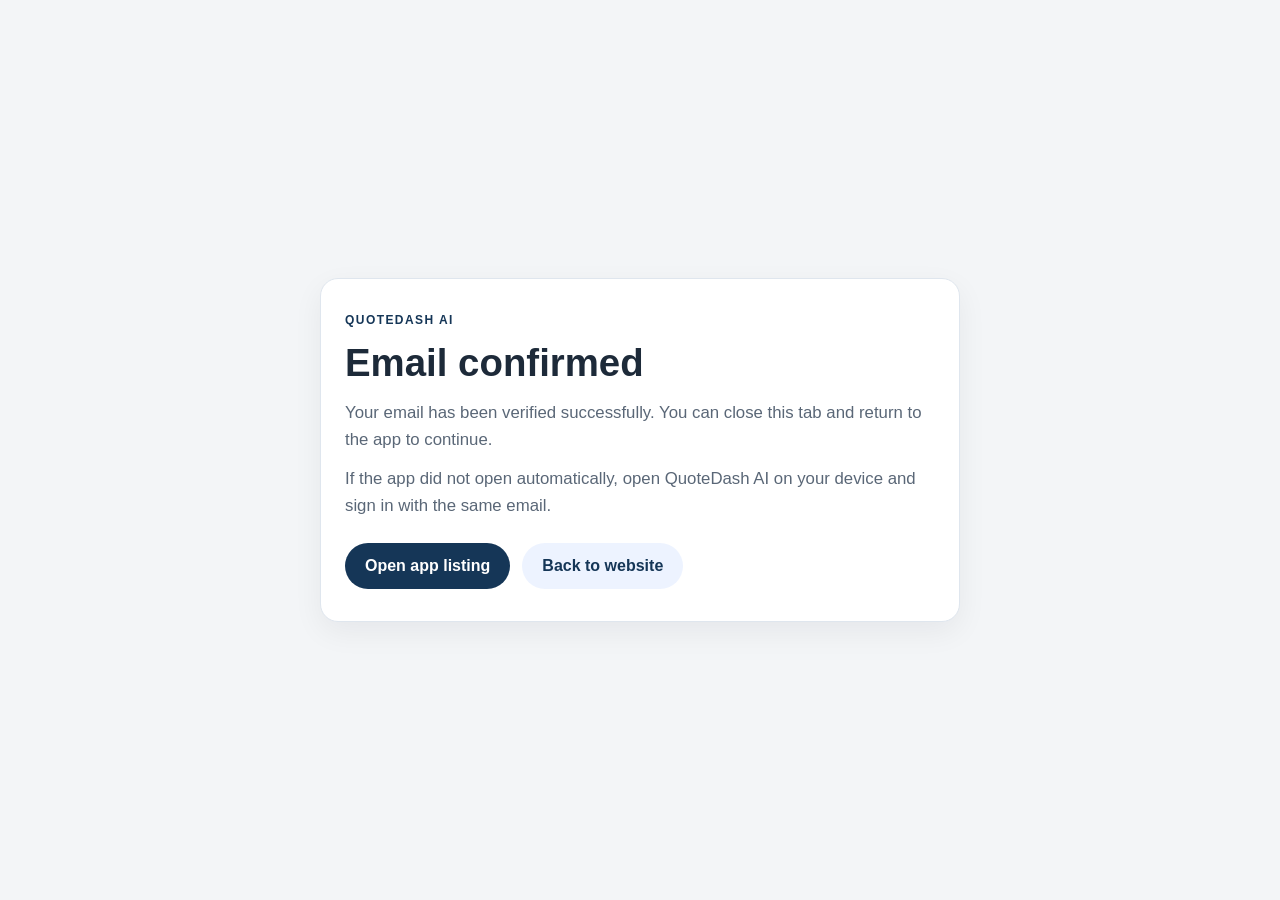
<file: auth-callback.html>
<!doctype html>
<html lang="en">
  <head>
    <meta charset="utf-8" />
    <meta name="viewport" content="width=device-width, initial-scale=1" />
    <title>QuoteDash AI email confirmation</title>
    <meta
      name="description"
      content="Email verification callback for QuoteDash AI."
    />
    <style>
      :root {
        --bg: #f3f5f7;
        --panel: #ffffff;
        --text: #1d2a39;
        --muted: #5a6777;
        --border: #dfe6ee;
        --brand: #153657;
        --brand-soft: #edf3ff;
      }

      * { box-sizing: border-box; }

      body {
        margin: 0;
        min-height: 100vh;
        display: grid;
        place-items: center;
        background: var(--bg);
        font-family: Inter, "Segoe UI", sans-serif;
        color: var(--text);
      }

      .card {
        width: min(100%, 640px);
        margin: 24px;
        background: var(--panel);
        border: 1px solid var(--border);
        border-radius: 18px;
        box-shadow: 0 10px 30px rgba(17, 24, 39, 0.06);
        padding: 32px 24px;
      }

      .eyebrow {
        margin: 0 0 12px;
        color: var(--brand);
        font-size: 12px;
        font-weight: 700;
        letter-spacing: 0.12em;
        text-transform: uppercase;
      }

      h1 {
        margin: 0 0 16px;
        font-size: clamp(2rem, 3vw, 3rem);
        line-height: 1.1;
      }

      p {
        margin: 0 0 12px;
        color: var(--muted);
        font-size: 1.05rem;
        line-height: 1.6;
      }

      .actions {
        display: flex;
        flex-wrap: wrap;
        gap: 12px;
        margin-top: 24px;
      }

      .button {
        display: inline-flex;
        align-items: center;
        justify-content: center;
        min-height: 46px;
        padding: 0 20px;
        border-radius: 999px;
        background: var(--brand);
        color: white;
        text-decoration: none;
        font-weight: 700;
      }

      .button.secondary {
        background: var(--brand-soft);
        color: var(--brand);
      }

      .status {
        display: none;
        margin-top: 20px;
        padding: 12px 14px;
        border-radius: 12px;
        border: 1px solid var(--border);
        background: #f8fafc;
        color: var(--text);
      }

      .status.visible {
        display: block;
      }
    </style>
  </head>
  <body>
    <main class="card" aria-live="polite">
      <p class="eyebrow">QuoteDash AI</p>
      <h1>Email confirmed</h1>
      <p>
        Your email has been verified successfully. You can close this tab and
        return to the app to continue.
      </p>
      <p>
        If the app did not open automatically, open QuoteDash AI on your device
        and sign in with the same email.
      </p>

      <div class="actions">
        <a class="button" href="https://play.google.com/store/apps/details?id=com.quotetap.app">
          Open app listing
        </a>
        <a class="button secondary" href="https://quotedashai.com/">
          Back to website
        </a>
      </div>

      <div id="status" class="status" aria-live="polite">
        Attempting to reopen QuoteDash AI on this device.
      </div>
    </main>

    <script>
      const statusEl = document.getElementById('status');
      const params = new URLSearchParams(window.location.search);
      const hash = new URLSearchParams(window.location.hash.replace(/^#/, ''));
      const token = params.get('token') || hash.get('token') || hash.get('access_token');
      const isError = params.get('error') || params.get('error_code') || hash.get('error') || hash.get('error_code');

      if (isError) {
        document.querySelector('h1').textContent = 'Verification issue';
        document.querySelector('p').textContent = 'The email confirmation link could not be processed. Please try again from the app or request a new confirmation email.';
      }

      // Only mobile has a handler registered for this custom scheme
      // (AndroidManifest.xml's login-callback intent-filter). On desktop,
      // navigating to it leaves the tab blank with no fallback UI, so the
      // app-reopen attempt is mobile-only; desktop just shows the static
      // confirmation above.
      const isMobile = /Android|iPhone|iPad|iPod/i.test(navigator.userAgent);

      if (isMobile) {
        const appScheme = 'com.quotetap.app://login-callback';
        const appLink = new URL(appScheme);
        const extras = new URLSearchParams();

        for (const [key, value] of params.entries()) {
          if (value && key !== 'redirect_to' && key !== 'type') {
            extras.append(key, value);
          }
        }
        for (const [key, value] of hash.entries()) {
          if (value && key !== 'redirect_to' && key !== 'type') {
            extras.append(key, value);
          }
        }

        if (extras.toString()) {
          appLink.search = extras.toString();
        }

        window.setTimeout(() => {
          statusEl.classList.add('visible');
          try {
            window.location.href = appLink.toString();
          } catch (error) {
            console.error('Could not reopen app deep link', error);
          }
        }, 800);
      }

      if (!token && !isError) {
        statusEl.textContent = 'This page was opened after a confirmation request. You can safely close it.';
      }
    </script>
  </body>
</html>
</file>
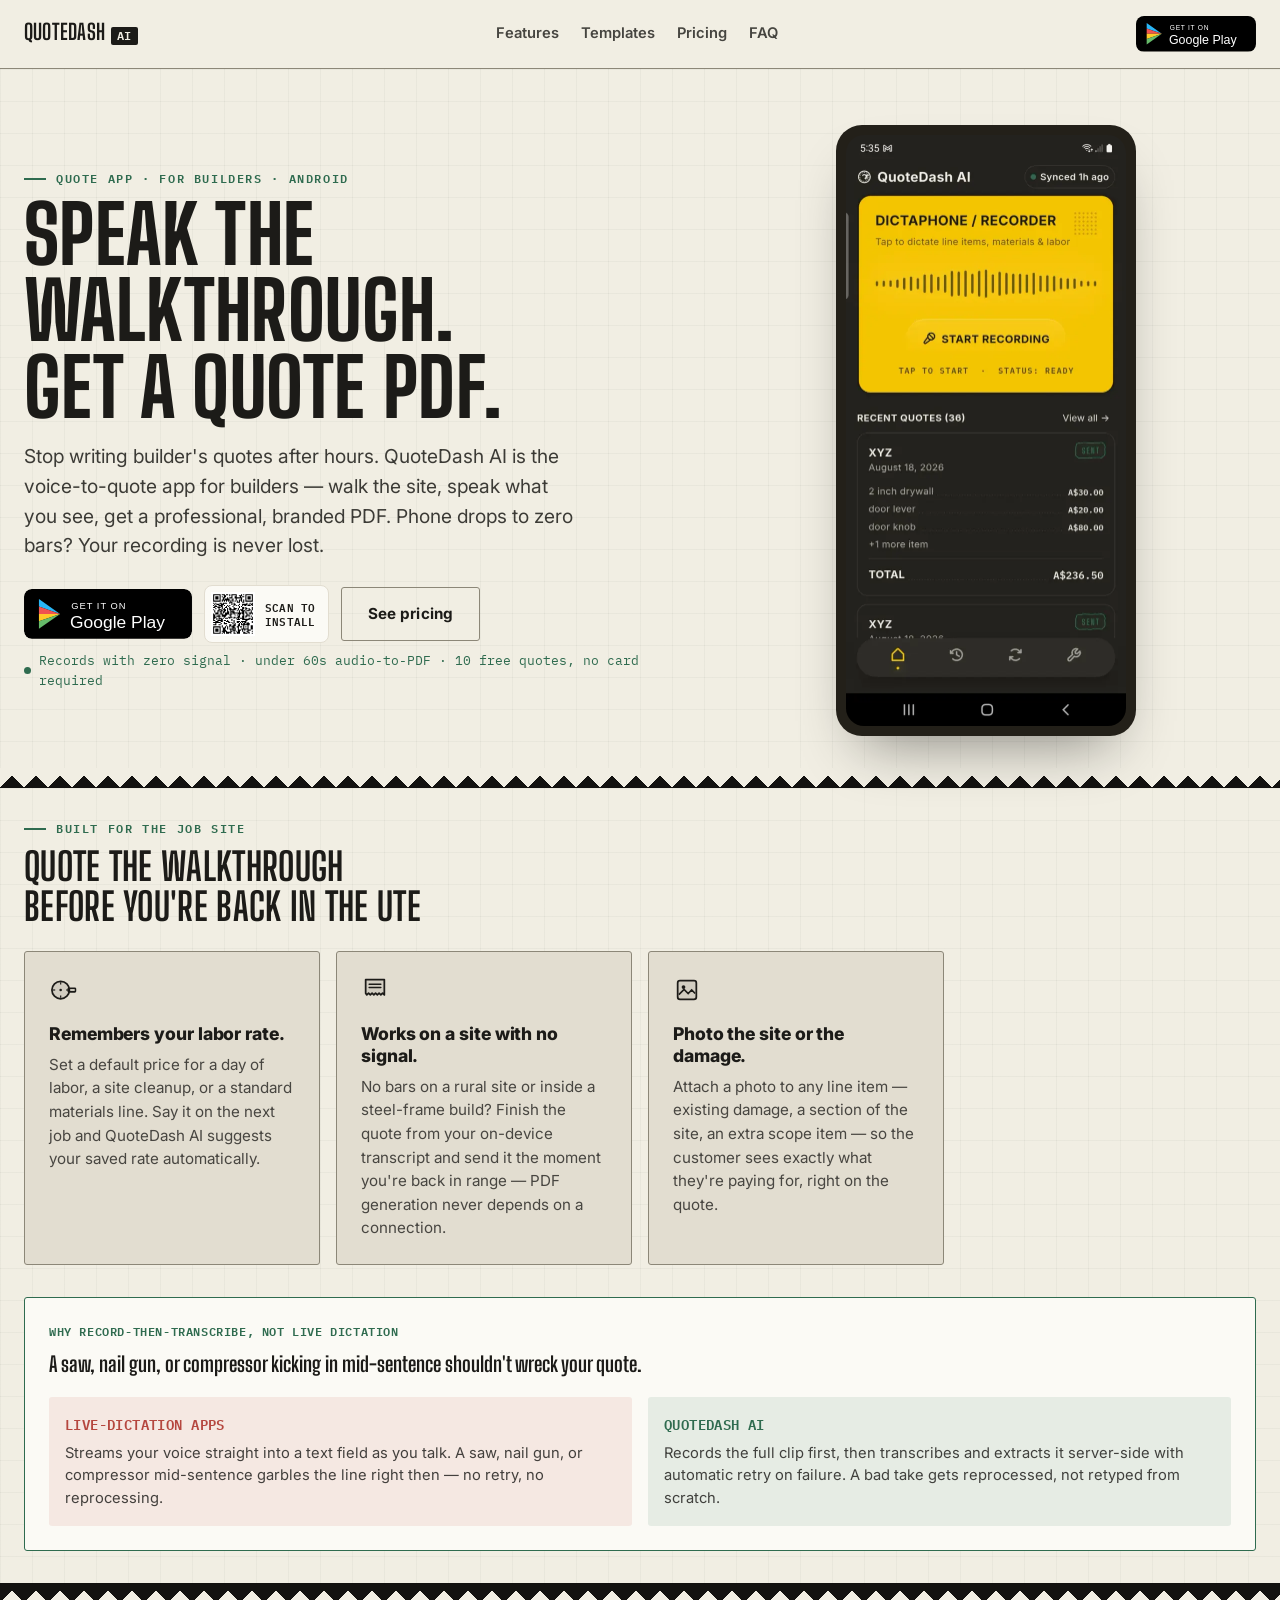
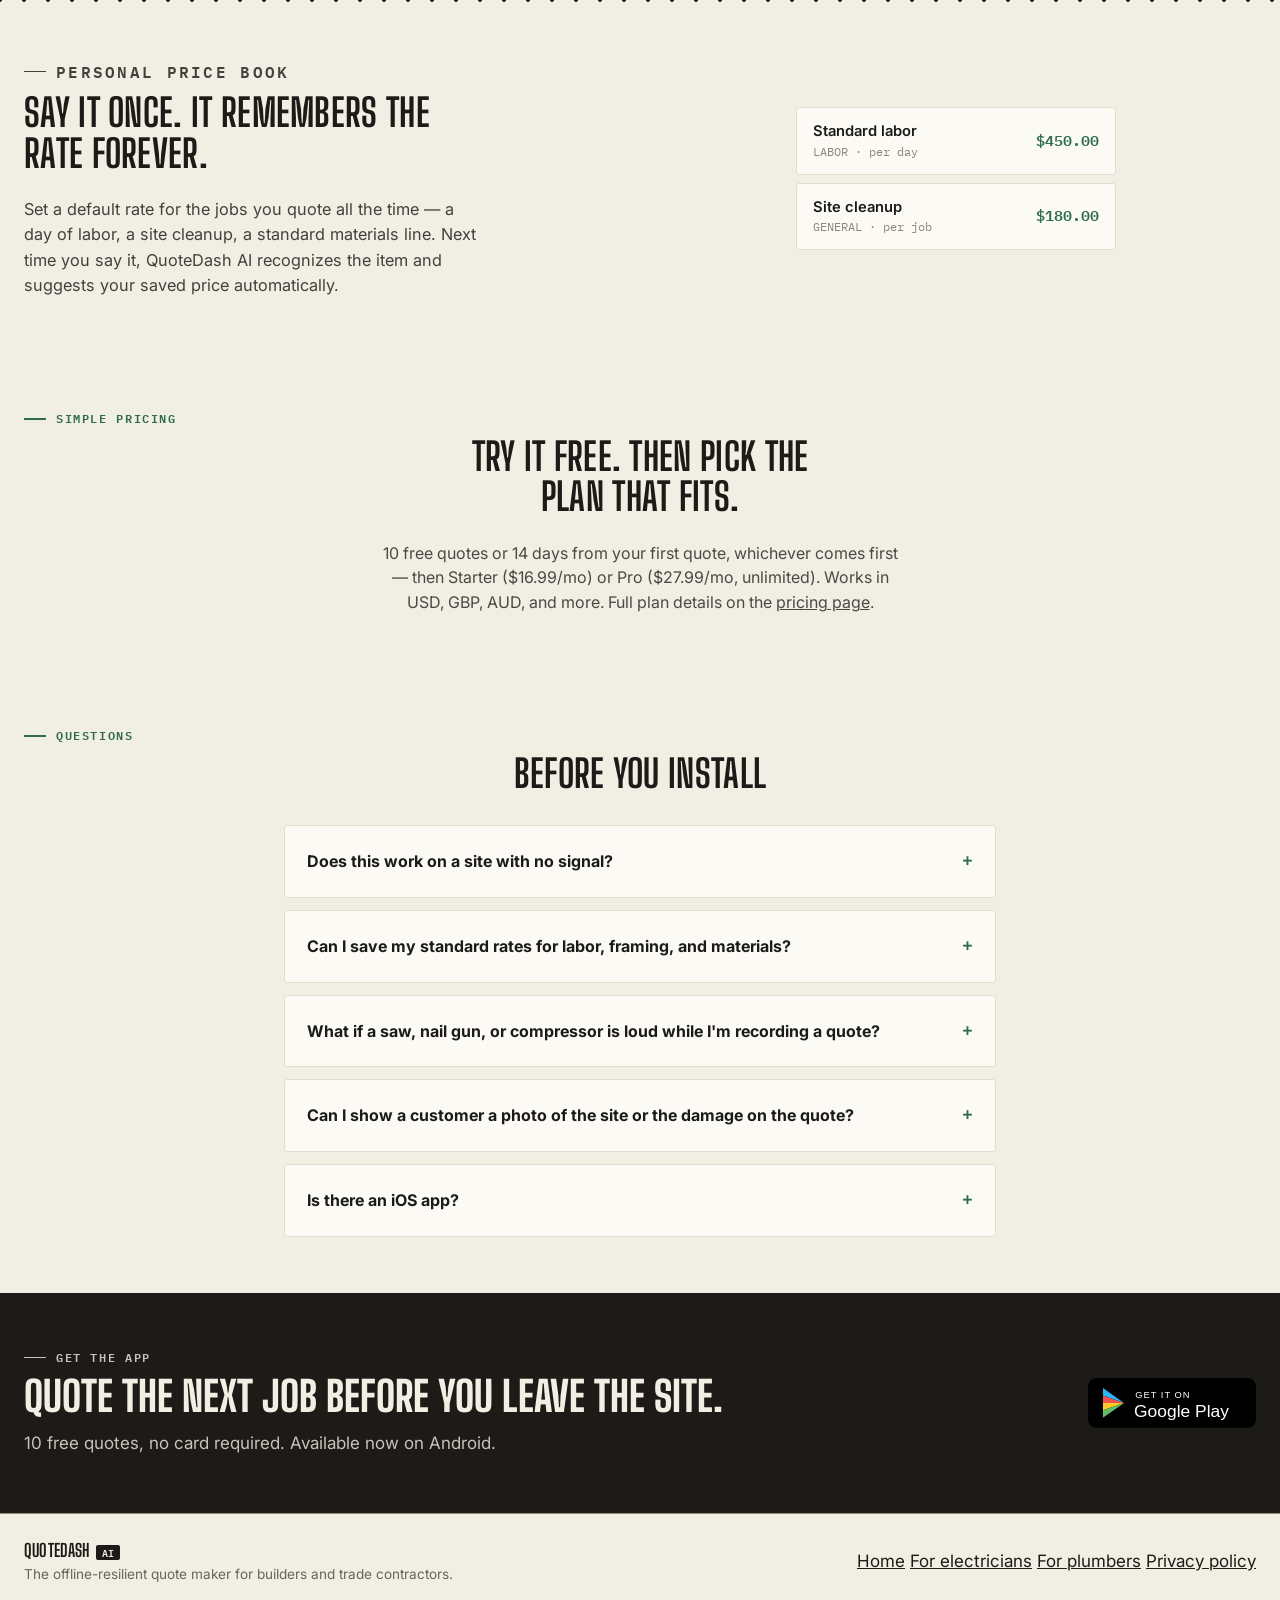
<file: builders.html>
<!doctype html>
<html lang="en">
<head>
<meta charset="utf-8">
<meta name="viewport" content="width=device-width, initial-scale=1">
<title>QuoteDash AI — Voice Quote App for Builders (Android)</title>
<meta name="description" content="Speak the walkthrough, get a branded builder's quote PDF. No signal on site? Finish from your on-device transcript and send when you're back in range. Remembers your standard labor and materials rates.">
<link rel="canonical" href="https://quotedashai.com/builders.html">
<link rel="preload" as="image" type="image/webp" href="assets/screens/home.webp">
<link rel="preload" as="font" type="font/woff2" href="assets/fonts/BigShouldersDisplay-Variable.woff2" crossorigin>

<!-- Google tag (gtag.js), loaded after window load so it never competes with LCP-critical resources -->
<script>
  window.dataLayer = window.dataLayer || [];
  function gtag(){dataLayer.push(arguments);}
  gtag('js', new Date());
  gtag('config', 'G-YRP69P84Q9');
  window.addEventListener('load', function () {
    var s = document.createElement('script');
    s.async = true;
    s.src = 'https://www.googletagmanager.com/gtag/js?id=G-YRP69P84Q9';
    document.head.appendChild(s);
  });
</script>

<meta property="og:type" content="website">
<meta property="og:title" content="QuoteDash AI — Voice Quote App for Builders">
<meta property="og:description" content="Speak the walkthrough, get a branded builder's quote PDF. No signal? Finish from your on-device transcript and send when you're back in range. 10 free quotes, no card required.">
<meta property="og:image" content="https://quotedashai.com/assets/feature-graphic.png">
<meta property="og:url" content="https://quotedashai.com/builders.html">
<meta name="twitter:card" content="summary_large_image">

<script type="application/ld+json">
{
  "@context": "https://schema.org",
  "@graph": [
    {
      "@type": "Organization",
      "@id": "https://quotedashai.com/#organization",
      "name": "QuoteDash AI",
      "url": "https://quotedashai.com/"
    },
    {
      "@type": "WebSite",
      "@id": "https://quotedashai.com/#website",
      "url": "https://quotedashai.com/",
      "name": "QuoteDash AI",
      "publisher": {
        "@id": "https://quotedashai.com/#organization"
      }
    },
    {
      "@type": "SoftwareApplication",
      "@id": "https://quotedashai.com/#software",
      "name": "QuoteDash AI",
      "url": "https://quotedashai.com/",
      "operatingSystem": "Android",
      "applicationCategory": "BusinessApplication",
      "description": "Voice-to-quote app for builders. Speak a site walkthrough, get a professional, branded PDF quote. AI line-item extraction needs a connection; finishing and sending from your on-device transcript works with no signal. Remembers your standard labor and materials rates.",
      "offers": [
        {
          "@type": "Offer",
          "name": "Free",
          "price": "0",
          "priceCurrency": "USD"
        },
        {
          "@type": "Offer",
          "name": "Starter",
          "price": "16.99",
          "priceCurrency": "USD"
        },
        {
          "@type": "Offer",
          "name": "Pro",
          "price": "27.99",
          "priceCurrency": "USD"
        }
      ]
    },
    {
      "@type": "WebPage",
      "@id": "https://quotedashai.com/builders.html#webpage",
      "url": "https://quotedashai.com/builders.html",
      "name": "QuoteDash AI — Voice Quote App for Builders (Android)",
      "isPartOf": {
        "@id": "https://quotedashai.com/#website"
      },
      "about": {
        "@id": "https://quotedashai.com/#software"
      },
      "mainEntity": {
        "@id": "https://quotedashai.com/builders.html#faq"
      },
      "breadcrumb": {
        "@id": "https://quotedashai.com/builders.html#breadcrumb"
      }
    },
    {
      "@type": "BreadcrumbList",
      "itemListElement": [
        {
          "@type": "ListItem",
          "position": 1,
          "name": "QuoteDash AI",
          "item": "https://quotedashai.com/"
        },
        {
          "@type": "ListItem",
          "position": 2,
          "name": "For Builders",
          "item": "https://quotedashai.com/builders.html"
        }
      ],
      "@id": "https://quotedashai.com/builders.html#breadcrumb"
    },
    {
      "@type": "FAQPage",
      "mainEntity": [
        {
          "@type": "Question",
          "name": "Does this work on a site with no signal?",
          "acceptedAnswer": {
            "@type": "Answer",
            "text": "Yes, for finishing and sending. No bars on site? Write up the job from your on-device recording by hand and send the PDF the moment you're back in range — that part never needs a connection. The AI auto-fill (turning your voice into priced line items) does need signal to work, but it never stops you getting a quote out the door."
          }
        },
        {
          "@type": "Question",
          "name": "Can I save my standard rates for labor, framing, and materials?",
          "acceptedAnswer": {
            "@type": "Answer",
            "text": "Yes — the Personal Price Book lets you set a default rate for jobs you quote all the time, like a day of labor or a standard site cleanup. Say it again on a future job and QuoteDash AI recognizes the item and suggests your saved rate automatically."
          }
        },
        {
          "@type": "Question",
          "name": "What if a saw, nail gun, or compressor is loud while I'm recording a quote?",
          "acceptedAnswer": {
            "@type": "Answer",
            "text": "QuoteDash AI records the full clip first, then transcribes and extracts it server-side with automatic retry on failure — a bad take gets reprocessed, not retyped from scratch. Live-dictation apps that stream your voice straight into a text field garble the line the moment site noise kicks in."
          }
        },
        {
          "@type": "Question",
          "name": "Can I show a customer a photo of the site or the damage on the quote?",
          "acceptedAnswer": {
            "@type": "Answer",
            "text": "Yes — attach a photo to any line item, like existing damage or a section of the site, so the customer can see exactly what they're paying for, right on the quote."
          }
        },
        {
          "@type": "Question",
          "name": "Is there an iOS app?",
          "acceptedAnswer": {
            "@type": "Answer",
            "text": "Not yet — QuoteDash AI is Android-only today. iOS is a future direction, not a committed date."
          }
        }
      ],
      "@id": "https://quotedashai.com/builders.html#faq",
      "url": "https://quotedashai.com/builders.html"
    }
  ]
}
</script>





<style>
/* QuoteDash AI — waitlist landing page
   Tokens sourced from docs/DESIGN_SYSTEM.md + docs/LANDING_PAGE_BRIEF.md §5 */

/* ---------- Fonts (self-hosted, no runtime download) ---------- */
@font-face {
  font-family: "Inter";
  src: url("assets/fonts/Inter-Variable.woff2") format("woff2"),
       url("assets/fonts/Inter-Variable.ttf") format("truetype");
  font-weight: 100 900;
  font-style: normal;
  font-display: swap;
}
@font-face {
  font-family: "Big Shoulders Display";
  src: url("assets/fonts/BigShouldersDisplay-Variable.woff2") format("woff2"),
       url("assets/fonts/BigShouldersDisplay-Variable.ttf") format("truetype");
  font-weight: 100 900;
  font-style: normal;
  font-display: swap;
}
@font-face {
  font-family: "IBM Plex Mono";
  src: url("assets/fonts/IBMPlexMono-Regular.woff2") format("woff2"),
       url("assets/fonts/IBMPlexMono-Regular.ttf") format("truetype");
  font-weight: 400;
  font-style: normal;
  font-display: swap;
}
@font-face {
  font-family: "IBM Plex Mono";
  src: url("assets/fonts/IBMPlexMono-SemiBold.woff2") format("woff2"),
       url("assets/fonts/IBMPlexMono-SemiBold.ttf") format("truetype");
  font-weight: 600;
  font-style: normal;
  font-display: swap;
}

/* ---------- Tokens ---------- */
:root {
  --graphite: #1C1B18;
  --graphite-deep: #131210;
  --ticket-dark: #232019;
  --paper: #F1EEE3;
  --paper-card: #FBFAF5;
  --safety-yellow: #F5C400;
  --signal-green: #2F6B4F;
  --signal-green-light: #4F9573;
  --steel-border: #8C8778;
  --steel-surface: #E2DDD0;

  --font-display: "Big Shoulders Display", sans-serif;
  --font-body: "Inter", system-ui, sans-serif;
  --font-mono: "IBM Plex Mono", ui-monospace, monospace;

  --wrap-width: 1340px;
  --space-xs: 4px;
  --space-sm: 8px;
  --space-md: 12px;
  --space-lg: 16px;
  --space-xl: 24px;
  --space-xxl: 32px;
  --space-xxxl: 56px;

  --radius: 3px;
}

/* ---------- Reset ---------- */
* { box-sizing: border-box; }
html { -webkit-text-size-adjust: 100%; }
body {
  margin: 0;
  background: var(--paper);
  color: var(--graphite);
  font-family: var(--font-body);
  font-size: 17px;
  line-height: 1.55;
  overflow-x: hidden;
}
img { max-width: 100%; height: auto; display: block; }
h1, h2, h3 { margin: 0; }
p { margin: 0; }
ul { margin: 0; padding: 0; list-style: none; }
a { color: inherit; }
button { font: inherit; }

.wrap {
  max-width: var(--wrap-width);
  margin-inline: auto;
  padding-inline: var(--space-xl);
}

.sr-only {
  position: absolute;
  width: 1px; height: 1px;
  padding: 0; margin: -1px;
  overflow: hidden;
  clip: rect(0, 0, 0, 0);
  white-space: nowrap;
  border: 0;
}

.skip-link {
  position: absolute;
  left: -9999px;
  top: 0;
  background: var(--graphite);
  color: var(--paper);
  padding: var(--space-md) var(--space-lg);
  z-index: 100;
}
.skip-link:focus {
  left: var(--space-lg);
  top: var(--space-lg);
}

:focus-visible {
  outline: 3px solid var(--signal-green);
  outline-offset: 2px;
}

@media (prefers-reduced-motion: reduce) {
  * { animation-duration: 0.001ms !important; animation-iteration-count: 1 !important; transition-duration: 0.001ms !important; }
}

/* ---------- Buttons ---------- */
.btn {
  display: inline-flex;
  align-items: center;
  justify-content: center;
  gap: var(--space-sm);
  border: none;
  border-radius: var(--radius);
  font-family: var(--font-body);
  font-weight: 700;
  font-size: 0.95rem;
  letter-spacing: 0.01em;
  cursor: pointer;
  text-decoration: none;
  transition: transform 120ms ease, box-shadow 120ms ease;
}
.btn--small {
  background: var(--safety-yellow);
  color: var(--graphite);
  padding: 10px 18px;
  font-size: 0.85rem;
}

/* ---------- Header ---------- */
.site-header {
  position: sticky;
  top: 0;
  z-index: 20;
  background: rgba(241, 238, 227, 0.92);
  backdrop-filter: blur(6px);
  border-bottom: 1px solid var(--steel-border);
}
.site-header__row {
  display: flex;
  align-items: center;
  justify-content: space-between;
  padding-block: var(--space-lg);
}

.wordmark {
  font-family: var(--font-display);
  font-weight: 700;
  text-transform: uppercase;
  letter-spacing: 0.01em;
  line-height: 1;
  display: inline-flex;
  align-items: baseline;
  gap: 6px;
  font-size: 1.35rem;
  color: inherit;
  text-decoration: none;
}
.wordmark__ai {
  font-family: var(--font-mono);
  font-weight: 600;
  font-size: 0.55em;
  color: var(--paper);
  background: var(--graphite);
  padding: 3px 6px;
  border-radius: 2px;
  letter-spacing: 0.04em;
}
.wordmark--footer { font-size: 1.1rem; }

/* ---------- Eyebrow + section title rhythm ---------- */
.eyebrow {
  font-family: var(--font-mono);
  font-size: 0.72rem;
  font-weight: 600;
  letter-spacing: 0.14em;
  color: var(--signal-green);
  text-transform: uppercase;
  margin: 0 0 var(--space-sm);
  display: flex;
  align-items: center;
  gap: 10px;
}
.eyebrow::before {
  content: "";
  width: 22px;
  height: 1.5px;
  background: currentColor;
  flex: none;
}
.eyebrow--light { color: var(--safety-yellow); }

/* ---------- Tear divider: the ticket's torn edge, promoted to a
   full-bleed structural device between sections ---------- */
.tear {
  height: 20px;
  background-color: var(--tear-to, var(--paper));
  background-image:
    linear-gradient(-45deg, transparent 60%, var(--tear-from, var(--paper-card)) 60%),
    linear-gradient(45deg, transparent 60%, var(--tear-from, var(--paper-card)) 60%);
  background-size: 24px 24px;
  background-position: 0 0;
}
.tear--paper-to-dark { --tear-from: var(--paper); --tear-to: var(--graphite-deep); }
.tear--dark-to-paper { --tear-from: var(--graphite-deep); --tear-to: var(--paper); }

/* ---------- Hero ---------- */
.hero {
  padding-block: var(--space-xxxl) var(--space-xxl);
  background-image:
    linear-gradient(rgba(28, 27, 24, 0.035) 1px, transparent 1px),
    linear-gradient(90deg, rgba(28, 27, 24, 0.035) 1px, transparent 1px);
  background-size: 32px 32px;
}
.hero__copy { max-width: 640px; }
.hero__visual { margin-top: var(--space-xxl); }
.hero__headline {
  font-family: var(--font-display);
  text-transform: uppercase;
  font-weight: 800;
  font-size: clamp(2.8rem, 9vw, 5rem);
  line-height: 0.96;
  letter-spacing: 0.005em;
  margin-bottom: var(--space-lg);
}
.hero__subhead {
  font-size: 1.2rem;
  max-width: 46ch;
  color: color-mix(in srgb, var(--graphite) 85%, transparent);
  margin-bottom: var(--space-xl);
}

/* ---------- Shop floor: dark section, dispatch ticket (signature element) ---------- */
.shop-floor {
  background: var(--graphite-deep);
  color: var(--paper);
  padding-block: var(--space-xxxl);
  background-image:
    linear-gradient(rgba(241, 238, 227, 0.045) 1px, transparent 1px),
    linear-gradient(90deg, rgba(241, 238, 227, 0.045) 1px, transparent 1px);
  background-size: 32px 32px;
}
.shop-floor__head { max-width: 56ch; margin-bottom: var(--space-xxl); }
.shop-floor__inner .dispatch { margin-inline: auto; }
.shop-floor .section-title { color: var(--paper); }

.dispatch { max-width: 320px; }

.dispatch__frame {
  display: flex;
  align-items: center;
  gap: 6px;
  background: color-mix(in srgb, var(--ticket-dark) 80%, black);
  border: 1.5px solid var(--paper);
  border-bottom: none;
  padding: 9px var(--space-md);
}
.dispatch__frame-dot {
  width: 7px;
  height: 7px;
  border-radius: 50%;
  background: var(--steel-border);
  flex: none;
}
.dispatch__frame-label {
  margin-left: auto;
  font-family: var(--font-mono);
  font-size: 0.62rem;
  letter-spacing: 0.08em;
  color: color-mix(in srgb, var(--paper) 45%, transparent);
}
.dispatch__card {
  position: relative;
  background: var(--ticket-dark);
  border: 1.5px solid var(--paper);
  border-top: none;
  padding: var(--space-xl);
  min-height: 220px;
  box-shadow: 0 18px 36px -12px rgba(0, 0, 0, 0.55);
}
.dispatch__card--video {
  padding: 0;
  line-height: 0;
  overflow: hidden;
}
.dispatch__video {
  display: block;
  width: 100%;
  height: auto;
}

/* ---------- Feature strip ---------- */
.features {
  padding-block: var(--space-xxl);
  background-image:
    linear-gradient(rgba(28, 27, 24, 0.035) 1px, transparent 1px),
    linear-gradient(90deg, rgba(28, 27, 24, 0.035) 1px, transparent 1px);
  background-size: 32px 32px;
}
.section-title {
  font-family: var(--font-display);
  text-transform: uppercase;
  font-weight: 700;
  font-size: clamp(1.7rem, 4.6vw, 2.4rem);
  line-height: 1.05;
  letter-spacing: 0.008em;
  margin-bottom: var(--space-xl);
  max-width: 24ch;
}
.feature-grid {
  display: grid;
  grid-template-columns: 1fr;
  gap: var(--space-lg);
}
.feature-card {
  background: var(--steel-surface);
  border: 1px solid var(--steel-border);
  border-radius: var(--radius);
  padding: var(--space-xl);
}
.feature-card__icon {
  color: var(--graphite);
  margin-bottom: var(--space-md);
}
.feature-card h3 {
  font-family: var(--font-body);
  font-weight: 800;
  font-size: 1.1rem;
  line-height: 1.25;
  letter-spacing: -0.005em;
  margin-bottom: var(--space-sm);
}
.feature-card p {
  font-size: 0.95rem;
  color: color-mix(in srgb, var(--graphite) 78%, transparent);
}

/* ---------- Second CTA band ---------- */
.cta-band {
  background: var(--graphite);
  color: var(--paper);
  padding-block: var(--space-xxxl);
}
.cta-band__inner {
  display: grid;
  grid-template-columns: 1fr;
  gap: var(--space-xl);
  align-items: center;
}
.cta-band__copy h2 {
  font-family: var(--font-display);
  text-transform: uppercase;
  font-weight: 800;
  font-size: clamp(1.8rem, 5vw, 2.6rem);
  line-height: 1.05;
  margin-bottom: var(--space-md);
}
.cta-band__copy p {
  color: color-mix(in srgb, var(--paper) 80%, transparent);
  max-width: 50ch;
}
/* ---------- Footer ---------- */
.site-footer {
  border-top: 1px solid var(--steel-border);
  padding-block: var(--space-xl);
}
.site-footer__row {
  display: flex;
  flex-direction: column;
  gap: var(--space-sm);
}
.site-footer__copy {
  font-size: 0.85rem;
  color: color-mix(in srgb, var(--graphite) 65%, transparent);
  max-width: 60ch;
}

/* ---------- Breakpoints ---------- */
@media (min-width: 640px) {
  .site-footer__row { flex-direction: row; justify-content: space-between; align-items: center; }
}

@media (min-width: 900px) {
  .feature-grid { grid-template-columns: repeat(3, 1fr); }
  .cta-band__inner { grid-template-columns: 1.3fr 1fr; }

  .hero__inner {
    display: grid;
    grid-template-columns: 1.15fr 1fr;
    gap: var(--space-xxxl);
    align-items: center;
  }
  .hero__copy { max-width: none; }
  .hero__visual { margin-top: 0; }

  .shop-floor__inner {
    display: grid;
    grid-template-columns: 1fr 1fr;
    gap: var(--space-xxxl);
    align-items: start;
  }
  .shop-floor__head { margin-bottom: 0; }
  .shop-floor__inner .dispatch { margin-inline: 0; max-width: 320px; justify-self: end; }
}

@media (min-width: 1180px) {
  .hero__inner { grid-template-columns: 1fr 0.85fr; }
}

/* ---------- Nav + mobile toggle ---------- */
.site-header__row { position: relative; }
.site-nav { display: none; gap: 22px; font-size: 0.92rem; font-weight: 600; }
.site-nav a { text-decoration: none; opacity: 0.8; }
.site-nav a:hover { opacity: 1; }
.nav-toggle {
  display: inline-flex;
  align-items: center;
  justify-content: center;
  background: transparent;
  border: 1px solid var(--steel-border);
  border-radius: var(--radius);
  padding: 8px 10px;
  color: var(--graphite);
  cursor: pointer;
}
.site-nav.is-open {
  display: flex !important;
  flex-direction: column;
  gap: 2px;
  position: absolute;
  top: 100%;
  left: 0;
  right: 0;
  background: var(--paper);
  border-bottom: 1px solid var(--steel-border);
  padding: var(--space-md) var(--space-xl) var(--space-lg);
  z-index: 40;
}
.site-nav.is-open a { padding: 10px 0; opacity: 1; border-bottom: 1px solid var(--steel-surface); }

/* ---------- Play Store badge ---------- */
.play-badge { display: inline-flex; align-items: center; border-radius: 8px; overflow: hidden; line-height: 0; }
.play-badge:hover { opacity: 0.92; }
.play-badge svg { display: block; width: 100%; height: auto; }
.play-badge--header { width: 120px; }
.play-badge--large { width: 168px; }

.hero__qr {
  display: flex;
  align-items: center;
  gap: 10px;
  padding: 6px 12px 6px 6px;
  background: var(--paper-card);
  border: 1px solid var(--steel-surface);
  border-radius: 8px;
}
.hero__qr img { width: 44px; height: 44px; display: block; }
.hero__qr-caption {
  font-family: var(--font-mono);
  font-size: 0.7rem;
  font-weight: 600;
  letter-spacing: 0.02em;
  line-height: 1.3;
  color: var(--graphite);
  text-transform: uppercase;
}

/* ---------- Ghost / dark buttons ---------- */
.btn--ghost {
  background: transparent;
  border: 1.5px solid var(--steel-border);
  color: var(--graphite);
  padding: 14px 26px;
}
.btn--dark {
  background: var(--graphite);
  color: var(--paper);
  padding: 14px 26px;
}
.btn--block { width: 100%; margin-top: var(--space-lg); }
.hero__ctas { display: flex; flex-wrap: wrap; align-items: center; gap: var(--space-md); margin-bottom: var(--space-sm); }
.hero__meta {
  font-family: var(--font-mono);
  font-size: 0.8rem;
  color: var(--signal-green);
  display: flex;
  align-items: center;
  gap: 8px;
}
.hero__meta::before { content: ""; width: 7px; height: 7px; border-radius: 50%; background: var(--signal-green); flex: none; }

/* ---------- Phone frame (real device screenshots) ---------- */
.phone-frame {
  background: var(--ticket-dark);
  border-radius: 26px;
  padding: 10px;
  box-shadow: 0 30px 60px -25px rgba(0, 0, 0, 0.45);
  max-width: 300px;
  margin-inline: auto;
}
.phone-frame img { border-radius: 18px; }

/* ---------- Social proof strip ---------- */
.proof-strip { background: var(--graphite-deep); color: var(--paper); padding-block: var(--space-lg); }
.proof-strip__row {
  display: flex;
  align-items: center;
  justify-content: center;
  gap: 28px;
  flex-wrap: wrap;
  font-family: var(--font-mono);
  font-size: 0.8rem;
  color: color-mix(in srgb, var(--paper) 82%, transparent);
  text-align: center;
}
.proof-strip__item { display: inline-flex; align-items: center; gap: 7px; }
.proof-strip__item svg { color: var(--safety-yellow); flex: none; }
.proof-strip__divider { width: 4px; height: 4px; border-radius: 50%; background: color-mix(in srgb, var(--paper) 35%, transparent); }

/* ---------- Feature grid: now up to 7 cards ---------- */
.feature-card--new { border-color: var(--safety-yellow); position: relative; }
.feature-card--new::before {
  content: "NEW";
  position: absolute;
  top: -9px;
  right: 16px;
  font-family: var(--font-mono);
  font-size: 0.62rem;
  font-weight: 700;
  letter-spacing: 0.06em;
  background: var(--safety-yellow);
  color: var(--graphite-deep);
  padding: 2px 7px;
  border-radius: 3px;
}

/* ---------- Competitor comparison callout ---------- */
.compare {
  margin-top: var(--space-xxl);
  background: var(--paper-card);
  border: 1.5px solid var(--signal-green);
  border-radius: var(--radius);
  padding: var(--space-xl);
}
.compare__label {
  font-family: var(--font-mono);
  font-size: 0.75rem;
  font-weight: 700;
  letter-spacing: 0.05em;
  text-transform: uppercase;
  color: var(--signal-green);
  margin: 0 0 var(--space-sm);
}
.compare__title { font-family: var(--font-display); font-weight: 700; font-size: 1.3rem; margin: 0 0 var(--space-lg); }
.compare__grid { display: grid; grid-template-columns: 1fr; gap: var(--space-lg); }
.compare__col { padding: var(--space-lg); border-radius: var(--radius); }
.compare__col--them { background: color-mix(in srgb, #B5473F 10%, transparent); }
.compare__col--us { background: color-mix(in srgb, var(--signal-green) 10%, transparent); }
.compare__col h4 { margin: 0 0 var(--space-sm); font-size: 0.85rem; font-family: var(--font-mono); letter-spacing: 0.03em; }
.compare__col--them h4 { color: #B5473F; }
.compare__col--us h4 { color: var(--signal-green); }
.compare__col p { margin: 0; font-size: 0.92rem; color: color-mix(in srgb, var(--graphite) 82%, transparent); }

/* ---------- Gallery: story-driven screenshot showcase ---------- */
.gallery { background: var(--ticket-dark); color: var(--paper); padding-block: var(--space-xxxl); overflow: hidden; }
.gallery .section-title { color: var(--paper); }
.gallery__lede { max-width: 56ch; font-size: 1rem; color: color-mix(in srgb, var(--paper) 75%, transparent); }
.gallery__rail { position: relative; margin-top: var(--space-xxl); }
.gallery__line {
  position: absolute;
  left: 0; right: 0; top: 8px;
  height: 1px;
  background: linear-gradient(90deg, transparent, color-mix(in srgb, var(--paper) 22%, transparent) 6%, color-mix(in srgb, var(--paper) 22%, transparent) 94%, transparent);
}
.gallery__track {
  display: flex;
  gap: var(--space-xl);
  overflow-x: auto;
  padding: 4px 4px 26px;
  position: relative;
  scroll-snap-type: x proximity;
}
.gallery__card { flex: 0 0 auto; width: 196px; scroll-snap-align: start; transition: transform 0.25s ease; }
.gallery__card:hover { transform: translateY(-6px); }
.gallery__dot {
  width: 9px; height: 9px; border-radius: 50%;
  background: var(--safety-yellow);
  margin: 0 auto var(--space-md);
  box-shadow: 0 0 0 4px color-mix(in srgb, var(--safety-yellow) 20%, transparent);
}
.gallery__frame {
  background: var(--graphite-deep);
  border-radius: 20px;
  padding: 8px;
  border: 1px solid #3a352b;
  box-shadow: 0 22px 42px -18px rgba(0, 0, 0, 0.55);
  transition: box-shadow 0.25s ease;
}
.gallery__card:hover .gallery__frame { box-shadow: 0 30px 54px -16px rgba(0, 0, 0, 0.65); }
.gallery__frame img { border-radius: 13px; }
.gallery__num {
  font-family: var(--font-mono);
  font-size: 0.68rem;
  color: var(--safety-yellow);
  margin: var(--space-md) 0 5px;
  letter-spacing: 0.08em;
  text-align: center;
}
.gallery__caption { font-size: 0.88rem; font-weight: 600; line-height: 1.3; text-align: center; color: color-mix(in srgb, var(--paper) 92%, transparent); }
.gallery__hint {
  margin-top: var(--space-sm);
  font-family: var(--font-mono);
  font-size: 0.72rem;
  color: color-mix(in srgb, var(--paper) 45%, transparent);
  text-align: center;
}

/* ---------- Showcase: price book / templates / invoicing ---------- */
.showcase { padding-block: var(--space-xxxl); }
.showcase--paper { background: var(--paper); }
.showcase--dark { background: var(--ticket-dark); color: var(--paper); }
.showcase--dark .section-title { color: var(--paper); }
.showcase--dark .showcase__copy p { color: color-mix(in srgb, var(--paper) 75%, transparent); }
.showcase__inner { display: grid; grid-template-columns: 1fr; gap: var(--space-xxl); align-items: center; }
.showcase__copy p { font-size: 1.02rem; color: color-mix(in srgb, var(--graphite) 82%, transparent); max-width: 46ch; }
.showcase__microcopy { margin-top: var(--space-lg); font-family: var(--font-mono); font-size: 0.8rem; color: var(--signal-green); }
.showcase--dark .showcase__microcopy { color: var(--safety-yellow); }
.showcase__art { display: flex; justify-content: center; }
.showcase__art img { border-radius: 14px; box-shadow: 0 24px 48px -22px rgba(0, 0, 0, 0.35); }
.showcase__art--single img { max-width: 320px; }
.showcase__art--pricebook { flex-direction: column; align-items: stretch; max-width: 320px; margin-inline: auto; width: 100%; gap: var(--space-sm); }
.showcase--tight { padding-block: var(--space-xxl); }
.showcase__art--homecta { max-width: 280px; margin-inline: auto; width: 100%; }

.homecta {
  background: var(--paper-card);
  border: 1px solid var(--steel-surface);
  border-radius: 16px;
  padding: var(--space-lg);
  box-shadow: 0 24px 48px -22px rgba(0, 0, 0, 0.2);
}
.homecta__label {
  font-family: var(--font-mono);
  font-size: 0.7rem;
  font-weight: 600;
  letter-spacing: 0.04em;
  text-transform: uppercase;
  color: var(--steel-border);
  margin: 0 0 var(--space-md);
}
.homecta__hero,
.homecta__secondary {
  display: flex;
  align-items: center;
  gap: 10px;
  font-family: var(--font-mono);
  font-weight: 700;
  letter-spacing: 0.03em;
  border-radius: var(--radius);
}
.homecta__hero {
  background: var(--safety-yellow);
  color: var(--graphite-deep);
  padding: 14px 18px;
  font-size: 0.85rem;
  margin-bottom: 10px;
}
.homecta__secondary {
  background: transparent;
  border: 1.5px solid var(--steel-border);
  color: var(--graphite);
  padding: 10px 16px;
  font-size: 0.72rem;
}

.pricebook-row {
  display: flex;
  justify-content: space-between;
  align-items: center;
  gap: var(--space-md);
  padding: var(--space-md) var(--space-lg);
  background: var(--paper-card);
  border: 1px solid var(--steel-surface);
  border-radius: var(--radius);
  font-size: 0.92rem;
}
.pricebook-row__desc { font-weight: 600; }
.pricebook-row__meta { font-family: var(--font-mono); font-size: 0.75rem; color: var(--steel-border); }
.pricebook-row__rate { font-family: var(--font-mono); font-weight: 600; color: var(--signal-green); }

.template-swatches { display: flex; flex-wrap: wrap; gap: var(--space-sm); margin-top: var(--space-xl); }
.template-swatch {
  font-family: var(--font-mono);
  font-size: 0.75rem;
  font-weight: 600;
  padding: 6px 11px;
  border-radius: 5px;
  border: 1px solid color-mix(in srgb, var(--paper) 30%, transparent);
  color: var(--paper);
  background: color-mix(in srgb, var(--paper) 8%, transparent);
}
.template-swatch--free { border-color: var(--safety-yellow); color: var(--safety-yellow); }

/* ---------- Pricing ---------- */
.pricing { background: var(--paper); padding-block: var(--space-xxxl); }
.pricing__head { text-align: center; }
.pricing__lede {
  font-size: 1rem;
  color: color-mix(in srgb, var(--graphite) 78%, transparent);
  max-width: 52ch;
  margin-inline: auto;
}
.pricing__head .section-title { margin-inline: auto; }
.pricing__grid {
  display: grid;
  grid-template-columns: 1fr;
  gap: var(--space-xl);
  max-width: 820px;
  margin-top: var(--space-xxl);
}
.price-card { background: var(--paper-card); border: 1px solid var(--steel-surface); border-radius: var(--radius); padding: var(--space-xxl); }
.price-card--pro { border-color: var(--safety-yellow); border-width: 2px; position: relative; }
.price-card--pro::before {
  content: "MOST POPULAR";
  position: absolute;
  top: -12px;
  left: var(--space-xxl);
  font-family: var(--font-mono);
  font-size: 0.65rem;
  font-weight: 700;
  letter-spacing: 0.06em;
  background: var(--safety-yellow);
  color: var(--graphite-deep);
  padding: 3px 9px;
  border-radius: 3px;
}
.price-card h3 { font-family: var(--font-display); font-size: 1.5rem; margin: 0 0 var(--space-lg); }

/* Billing-period toggle above the plan grid: switches both cards' price at
   once, so a visitor never compares a monthly figure to an annual one. */
.pricing__toggle-row { display: flex; justify-content: center; margin-top: var(--space-xxl); }
.pricing__toggle {
  display: inline-flex;
  border: 1.5px solid var(--graphite);
  border-radius: var(--radius);
  overflow: hidden;
  background: var(--paper-card);
}
.pricing__toggle-btn {
  font-family: var(--font-mono);
  font-size: 0.78rem;
  font-weight: 700;
  letter-spacing: 0.05em;
  text-transform: uppercase;
  background: transparent;
  color: var(--steel-border);
  border: none;
  padding: 12px 22px;
  cursor: pointer;
  display: flex;
  align-items: center;
  gap: 8px;
  transition: background 120ms ease, color 120ms ease;
}
.pricing__toggle-btn + .pricing__toggle-btn { border-left: 1.5px solid var(--graphite); }
.pricing__toggle-btn.is-active { background: var(--safety-yellow); color: var(--graphite); }
.pricing__save-chip {
  font-family: var(--font-mono);
  font-weight: 700;
  font-size: 0.68rem;
  background: var(--signal-green);
  color: var(--paper);
  padding: 2px 6px;
  border-radius: 2px;
}

.price-card__price { display: flex; align-items: baseline; gap: 6px; margin-bottom: var(--space-xs); }
.price-card__amount { font-family: var(--font-display); font-size: 2.3rem; font-weight: 800; }
.price-card__unit { font-family: var(--font-body); font-size: 0.85rem; font-weight: 500; color: var(--steel-border); }
.price-card__note { font-size: 0.8rem; color: var(--steel-border); margin: 0 0 var(--space-lg); min-height: 2.4em; }
.price-card__plus { font-family: var(--font-mono); font-size: 0.7rem; letter-spacing: 0.04em; text-transform: uppercase; color: var(--steel-border); margin: 0 0 var(--space-sm); }
.price-card ul { display: flex; flex-direction: column; gap: var(--space-sm); margin-bottom: var(--space-lg); }
.price-card li { font-size: 0.92rem; display: flex; gap: 9px; align-items: flex-start; }
.price-card li svg { flex: none; margin-top: 2px; color: var(--signal-green); }

/* ---------- FAQ ---------- */
.faq { background: var(--paper); padding-block: var(--space-xxxl); }
.faq__head { text-align: center; }
.faq__head .section-title { margin-inline: auto; }
.faq__list { max-width: 760px; display: flex; flex-direction: column; gap: var(--space-md); margin-top: var(--space-xxl); }
.faq__item { background: var(--paper-card); border: 1px solid var(--steel-surface); border-radius: var(--radius); padding: 2px 22px; }
.faq__item summary {
  padding: var(--space-lg) 0;
  cursor: pointer;
  font-weight: 700;
  font-size: 1rem;
  list-style: none;
  display: flex;
  align-items: center;
  justify-content: space-between;
  gap: var(--space-md);
}
.faq__item summary::-webkit-details-marker { display: none; }
.faq__item summary::after {
  content: "+";
  font-family: var(--font-display);
  font-size: 1.4rem;
  color: var(--signal-green);
  flex: none;
}
.faq__item[open] summary::after { content: "2"; }
.faq__item p { margin: 0 0 var(--space-lg); font-size: 0.92rem; color: color-mix(in srgb, var(--graphite) 82%, transparent); }

/* ---------- Final CTA (centered variant) ---------- */
.cta-band__inner--centered { text-align: center; justify-items: center; }
.cta-band__inner--centered .cta-band__copy p { margin-inline: auto; }

/* ---------- Legal page ---------- */
.legal { padding-block: var(--space-xxxl); min-height: 60vh; }
.legal__wrap { max-width: 760px; }
.legal h1 { font-family: var(--font-display); font-size: 2.2rem; margin-bottom: 6px; }
.legal__updated { font-family: var(--font-mono); font-size: 0.78rem; color: var(--steel-border); margin-bottom: var(--space-xxl); }
.legal h2 { font-family: var(--font-display); font-size: 1.3rem; margin: var(--space-xxl) 0 var(--space-sm); }
.legal p, .legal li { font-size: 0.98rem; color: color-mix(in srgb, var(--graphite) 85%, transparent); }
.legal ul { padding-left: 20px; list-style: disc; }
.legal li { margin-bottom: 4px; }

/* ---------- New breakpoints ---------- */
@media (min-width: 640px) {
  .compare__grid { grid-template-columns: 1fr 1fr; }
  .feature-grid { grid-template-columns: repeat(2, 1fr); }
}
@media (min-width: 860px) {
  .site-nav { display: flex; }
  .nav-toggle { display: none; }
  .showcase__inner { grid-template-columns: 1fr 1fr; }
  .showcase__inner.is-reversed .showcase__art { order: 2; }
  .showcase__inner.is-reversed .showcase__copy { order: 1; }
  .pricing__grid { grid-template-columns: 1fr 1fr; }
  .cta-band__inner--centered { grid-template-columns: 1fr auto; text-align: left; justify-items: normal; align-items: center; }
  .cta-band__inner--centered .cta-band__copy p { margin-inline: 0; }
}
@media (min-width: 1100px) {
  .feature-grid { grid-template-columns: repeat(4, 1fr); }
}

</style>
</head>
<body>

<a class="skip-link" href="#get-app">Skip to get the app</a>

<header class="site-header">
  <div class="wrap site-header__row">
    <a class="wordmark" aria-label="QuoteDash AI" href="index.html">
      <span class="wordmark__main">QUOTEDASH</span><span class="wordmark__ai">AI</span>
    </a>
    <nav class="site-nav" id="site-nav">
      <a href="index.html#features">Features</a>
      <a href="index.html#templates">Templates</a>
      <a href="index.html#pricing">Pricing</a>
      <a href="#faq">FAQ</a>
    </nav>
    <button class="nav-toggle" id="nav-toggle" aria-expanded="false" aria-controls="site-nav" aria-label="Toggle navigation menu">
      <svg width="18" height="18" viewBox="0 0 24 24" fill="none" aria-hidden="true"><path d="M3 6h18M3 12h18M3 18h18" stroke="currentColor" stroke-width="2" stroke-linecap="round"/></svg>
    </button>
    <a class="play-badge play-badge--header" href="https://play.google.com/store/apps/details?id=com.quotetap.app&utm_source=landing&utm_medium=website&utm_campaign=builders" target="_blank" rel="noopener" aria-label="Get it on Google Play">
      <svg viewBox="0 0 135 40" xmlns="http://www.w3.org/2000/svg" role="img" aria-label="Get it on Google Play">
        <rect width="135" height="40" rx="6" fill="#000000"/>
        <g transform="translate(12,8)">
          <path d="M0 0 L0 6 L17 12 Z" fill="#29B6F6"/>
          <path d="M0 6 L0 12 L17 12 Z" fill="#EF5350"/>
          <path d="M0 12 L0 18 L17 12 Z" fill="#FFCA28"/>
          <path d="M0 18 L0 24 L17 12 Z" fill="#66BB6A"/>
        </g>
        <text x="38" y="16" fill="#ffffff" font-family="Arial,Helvetica,sans-serif" font-size="7.5" letter-spacing="0.8">GET IT ON</text>
        <text x="37" y="31" fill="#ffffff" font-family="Arial,Helvetica,sans-serif" font-size="14" font-weight="500">Google Play</text>
      </svg>
    </a>
  </div>
</header>

<main>

  <!-- ============ HERO ============ -->
  <section class="hero">
    <div class="wrap hero__inner">
      <div class="hero__copy">
        <p class="eyebrow">QUOTE APP &middot; FOR BUILDERS &middot; ANDROID</p>
        <h1 class="hero__headline">Speak the walkthrough.<br>Get a quote PDF.</h1>
        <p class="hero__subhead">Stop writing builder's quotes after hours. QuoteDash AI is
          the voice-to-quote app for builders &mdash; walk the site, speak what you see, get
          a professional, branded PDF. Phone drops to zero bars? Your recording is never lost.</p>
        <div class="hero__ctas">
          <a class="play-badge play-badge--large" href="https://play.google.com/store/apps/details?id=com.quotetap.app&utm_source=landing&utm_medium=website&utm_campaign=builders" target="_blank" rel="noopener" aria-label="Get it on Google Play">
            <svg viewBox="0 0 135 40" xmlns="http://www.w3.org/2000/svg" role="img" aria-label="Get it on Google Play">
              <rect width="135" height="40" rx="6" fill="#000000"/>
              <g transform="translate(12,8)">
                <path d="M0 0 L0 6 L17 12 Z" fill="#29B6F6"/>
                <path d="M0 6 L0 12 L17 12 Z" fill="#EF5350"/>
                <path d="M0 12 L0 18 L17 12 Z" fill="#FFCA28"/>
                <path d="M0 18 L0 24 L17 12 Z" fill="#66BB6A"/>
              </g>
              <text x="38" y="16" fill="#ffffff" font-family="Arial,Helvetica,sans-serif" font-size="7.5" letter-spacing="0.8">GET IT ON</text>
              <text x="37" y="31" fill="#ffffff" font-family="Arial,Helvetica,sans-serif" font-size="14" font-weight="500">Google Play</text>
            </svg>
          </a>
          <div class="hero__qr">
            <img src="assets/play-qr.svg" width="82" height="82" alt="QR code linking to the QuoteDash AI Google Play listing">
            <span class="hero__qr-caption">Scan to<br>install</span>
          </div>
          <a class="btn btn--ghost" href="index.html#pricing">See pricing</a>
        </div>
        <p class="hero__meta">Records with zero signal &middot; under 60s audio-to-PDF &middot; 10 free quotes, no card required</p>
      </div>

      <div class="hero__visual">
        <div class="phone-frame">
          <img src="assets/screens/home.webp" width="560" height="1183" loading="eager" fetchpriority="high" alt="QuoteDash AI home screen with a Start Recording button and a list of recent quotes">
        </div>
      </div>
    </div>
  </section>

  <div class="tear tear--paper-to-dark" aria-hidden="true"></div>

  <!-- ============ BUILT FOR THE JOB SITE ============ -->
  <section class="features" id="features">
    <div class="wrap">
      <p class="eyebrow">BUILT FOR THE JOB SITE</p>
      <h2 class="section-title">Quote the walkthrough before you're back in the ute</h2>
      <ul class="feature-grid">

        <li class="feature-card">
          <svg class="feature-card__icon" width="28" height="28" viewBox="0 0 24 24" fill="none" aria-hidden="true">
            <circle cx="10" cy="12" r="7.5" fill="currentColor" fill-opacity="0.08" stroke="currentColor" stroke-width="1.5"/>
            <circle cx="10" cy="12" r="1.1" fill="currentColor"/>
            <rect x="9.5" y="5.3" width="1" height="2" fill="currentColor"/>
            <rect x="9.5" y="16.7" width="1" height="2" fill="currentColor"/>
            <rect x="3.3" y="11.5" width="2" height="1" fill="currentColor"/>
            <rect x="14.7" y="11.5" width="2" height="1" fill="currentColor"/>
            <rect x="16.5" y="10.4" width="6.2" height="3.2" rx="0.6" fill="currentColor" fill-opacity="0.12" stroke="currentColor" stroke-width="1.3" stroke-linejoin="round"/>
          </svg>
          <h3>Remembers your labor rate.</h3>
          <p>Set a default price for a day of labor, a site cleanup, or a standard materials
            line. Say it on the next job and QuoteDash AI suggests your saved rate
            automatically.</p>
        </li>

        <li class="feature-card">
          <svg class="feature-card__icon" width="28" height="28" viewBox="0 0 24 24" fill="none" aria-hidden="true">
            <path d="M4 3H20V16.2L18.5 14.7L17 16.2L15.5 14.7L14 16.2L12.5 14.7L11 16.2L9.5 14.7L8 16.2L6.5 14.7L5 16.2L4 14.7V3Z"
                  fill="currentColor" fill-opacity="0.08" stroke="currentColor" stroke-width="1.5" stroke-linejoin="round"/>
            <path d="M7 7H17" stroke="currentColor" stroke-width="1.3" stroke-linecap="round"/>
            <path d="M7 9.8H17" stroke="currentColor" stroke-width="1.3" stroke-linecap="round"/>
          </svg>
          <h3>Works on a site with no signal.</h3>
          <p>No bars on a rural site or inside a steel-frame build? Finish the quote from
            your on-device transcript and send it the moment you're back in range &mdash;
            PDF generation never depends on a connection.</p>
        </li>

        <li class="feature-card">
          <svg class="feature-card__icon" width="28" height="28" viewBox="0 0 24 24" fill="none" aria-hidden="true">
            <rect x="4" y="4" width="16" height="16" rx="2" fill="currentColor" fill-opacity="0.08" stroke="currentColor" stroke-width="1.5"/>
            <circle cx="9" cy="9.5" r="1.6" fill="currentColor"/>
            <path d="M5 16l4.5-4.5L13 15l3-3 3 3" stroke="currentColor" stroke-width="1.4" fill="none"/>
          </svg>
          <h3>Photo the site or the damage.</h3>
          <p>Attach a photo to any line item &mdash; existing damage, a section of the site,
            an extra scope item &mdash; so the customer sees exactly what they're paying
            for, right on the quote.</p>
        </li>

      </ul>

      <div class="compare">
        <p class="compare__label">Why record-then-transcribe, not live dictation</p>
        <h3 class="compare__title">A saw, nail gun, or compressor kicking in mid-sentence
          shouldn't wreck your quote.</h3>
        <div class="compare__grid">
          <div class="compare__col compare__col--them">
            <h4>LIVE-DICTATION APPS</h4>
            <p>Streams your voice straight into a text field as you talk. A saw, nail gun,
              or compressor mid-sentence garbles the line right then &mdash; no retry, no
              reprocessing.</p>
          </div>
          <div class="compare__col compare__col--us">
            <h4>QUOTEDASH AI</h4>
            <p>Records the full clip first, then transcribes and extracts it server-side with
              automatic retry on failure. A bad take gets reprocessed, not retyped from
              scratch.</p>
          </div>
        </div>
      </div>
    </div>
  </section>

  <div class="tear tear--dark-to-paper" aria-hidden="true"></div>

  <!-- ============ PRICE BOOK SHOWCASE ============ -->
  <section class="showcase showcase--paper">
    <div class="wrap showcase__inner">
      <div class="showcase__copy">
        <p class="eyebrow">PERSONAL PRICE BOOK</p>
        <h2 class="section-title">Say it once. It remembers the rate forever.</h2>
        <p>Set a default rate for the jobs you quote all the time &mdash; a day of labor, a
          site cleanup, a standard materials line. Next time you say it, QuoteDash AI
          recognizes the item and suggests your saved price automatically.</p>
      </div>
      <div class="showcase__art showcase__art--pricebook">
        <div class="pricebook-row">
          <div>
            <div class="pricebook-row__desc">Standard labor</div>
            <div class="pricebook-row__meta">LABOR &middot; per day</div>
          </div>
          <div class="pricebook-row__rate">$450.00</div>
        </div>
        <div class="pricebook-row">
          <div>
            <div class="pricebook-row__desc">Site cleanup</div>
            <div class="pricebook-row__meta">GENERAL &middot; per job</div>
          </div>
          <div class="pricebook-row__rate">$180.00</div>
        </div>
      </div>
    </div>
  </section>

  <!-- ============ PRICING TEASER ============ -->
  <section class="pricing">
    <div class="wrap pricing__head">
      <p class="eyebrow">SIMPLE PRICING</p>
      <h2 class="section-title">Try it free. Then pick the plan that fits.</h2>
      <p class="pricing__lede">10 free quotes or 14 days from your first quote, whichever
        comes first &mdash; then Starter ($16.99/mo) or Pro ($27.99/mo, unlimited). Works in
        USD, GBP, AUD, and more. Full plan details on the
        <a href="index.html#pricing">pricing page</a>.</p>
    </div>
  </section>

  <!-- ============ FAQ ============ -->
  <section class="faq" id="faq">
    <div class="wrap faq__head">
      <p class="eyebrow">QUESTIONS</p>
      <h2 class="section-title">Before you install</h2>
    </div>
    <div class="wrap faq__list">
      <details class="faq__item">
        <summary>Does this work on a site with no signal?</summary>
        <p>Yes, for finishing and sending. No bars on site? Write up the job from your
          on-device recording by hand and send the PDF the moment you're back in range
          &mdash; that part never needs a connection. The AI auto-fill (turning your voice
          into priced line items) does need signal to work, but it never stops you getting a
          quote out the door.</p>
      </details>
      <details class="faq__item">
        <summary>Can I save my standard rates for labor, framing, and materials?</summary>
        <p>Yes &mdash; the Personal Price Book lets you set a default rate for jobs you quote
          all the time, like a day of labor or a standard site cleanup. Say it again on a
          future job and QuoteDash AI recognizes the item and suggests your saved rate
          automatically.</p>
      </details>
      <details class="faq__item">
        <summary>What if a saw, nail gun, or compressor is loud while I'm recording a quote?</summary>
        <p>QuoteDash AI records the full clip first, then transcribes and extracts it
          server-side with automatic retry on failure &mdash; a bad take gets reprocessed, not
          retyped from scratch. Live-dictation apps that stream your voice straight into a
          text field garble the line the moment site noise kicks in.</p>
      </details>
      <details class="faq__item">
        <summary>Can I show a customer a photo of the site or the damage on the quote?</summary>
        <p>Yes &mdash; attach a photo to any line item, like existing damage or a section of
          the site, so the customer can see exactly what they're paying for, right on the
          quote.</p>
      </details>
      <details class="faq__item">
        <summary>Is there an iOS app?</summary>
        <p>Not yet &mdash; QuoteDash AI is Android-only today. iOS is a future direction, not
          a committed date.</p>
      </details>
    </div>
  </section>

  <!-- ============ FINAL CTA ============ -->
  <section class="cta-band" id="get-app">
    <div class="wrap cta-band__inner cta-band__inner--centered">
      <div class="cta-band__copy">
        <p class="eyebrow eyebrow--light">GET THE APP</p>
        <h2>Quote the next job before you leave the site.</h2>
        <p>10 free quotes, no card required. Available now on Android.</p>
      </div>
      <a class="play-badge play-badge--large" href="https://play.google.com/store/apps/details?id=com.quotetap.app&utm_source=landing&utm_medium=website&utm_campaign=builders" target="_blank" rel="noopener" aria-label="Get it on Google Play">
        <svg viewBox="0 0 135 40" xmlns="http://www.w3.org/2000/svg" role="img" aria-label="Get it on Google Play">
          <rect width="135" height="40" rx="6" fill="#000000"/>
          <g transform="translate(12,8)">
            <path d="M0 0 L0 6 L17 12 Z" fill="#29B6F6"/>
            <path d="M0 6 L0 12 L17 12 Z" fill="#EF5350"/>
            <path d="M0 12 L0 18 L17 12 Z" fill="#FFCA28"/>
            <path d="M0 18 L0 24 L17 12 Z" fill="#66BB6A"/>
          </g>
          <text x="38" y="16" fill="#ffffff" font-family="Arial,Helvetica,sans-serif" font-size="7.5" letter-spacing="0.8">GET IT ON</text>
          <text x="37" y="31" fill="#ffffff" font-family="Arial,Helvetica,sans-serif" font-size="14" font-weight="500">Google Play</text>
        </svg>
      </a>
    </div>
  </section>

</main>

<footer class="site-footer">
  <div class="wrap site-footer__row">
    <div>
      <div class="wordmark wordmark--footer" aria-label="QuoteDash AI">
        <span class="wordmark__main">QUOTEDASH</span><span class="wordmark__ai">AI</span>
      </div>
      <p class="site-footer__copy">The offline-resilient quote maker for builders and trade
        contractors.</p>
    </div>
    <nav class="footer-links">
      <a href="index.html">Home</a>
      <a href="electricians.html">For electricians</a>
      <a href="plumbers.html">For plumbers</a>
      <a href="privacy.html">Privacy policy</a>
    </nav>
  </div>
</footer>

<script>
  (function () {
    var nav = document.getElementById('site-nav');
    var toggle = document.getElementById('nav-toggle');
    toggle.addEventListener('click', function () {
      var open = nav.classList.toggle('is-open');
      toggle.setAttribute('aria-expanded', open ? 'true' : 'false');
    });
    Array.prototype.forEach.call(nav.querySelectorAll('a'), function (a) {
      a.addEventListener('click', function () {
        nav.classList.remove('is-open');
        toggle.setAttribute('aria-expanded', 'false');
      });
    });
  })();
</script>
</body>
</html>
</file>
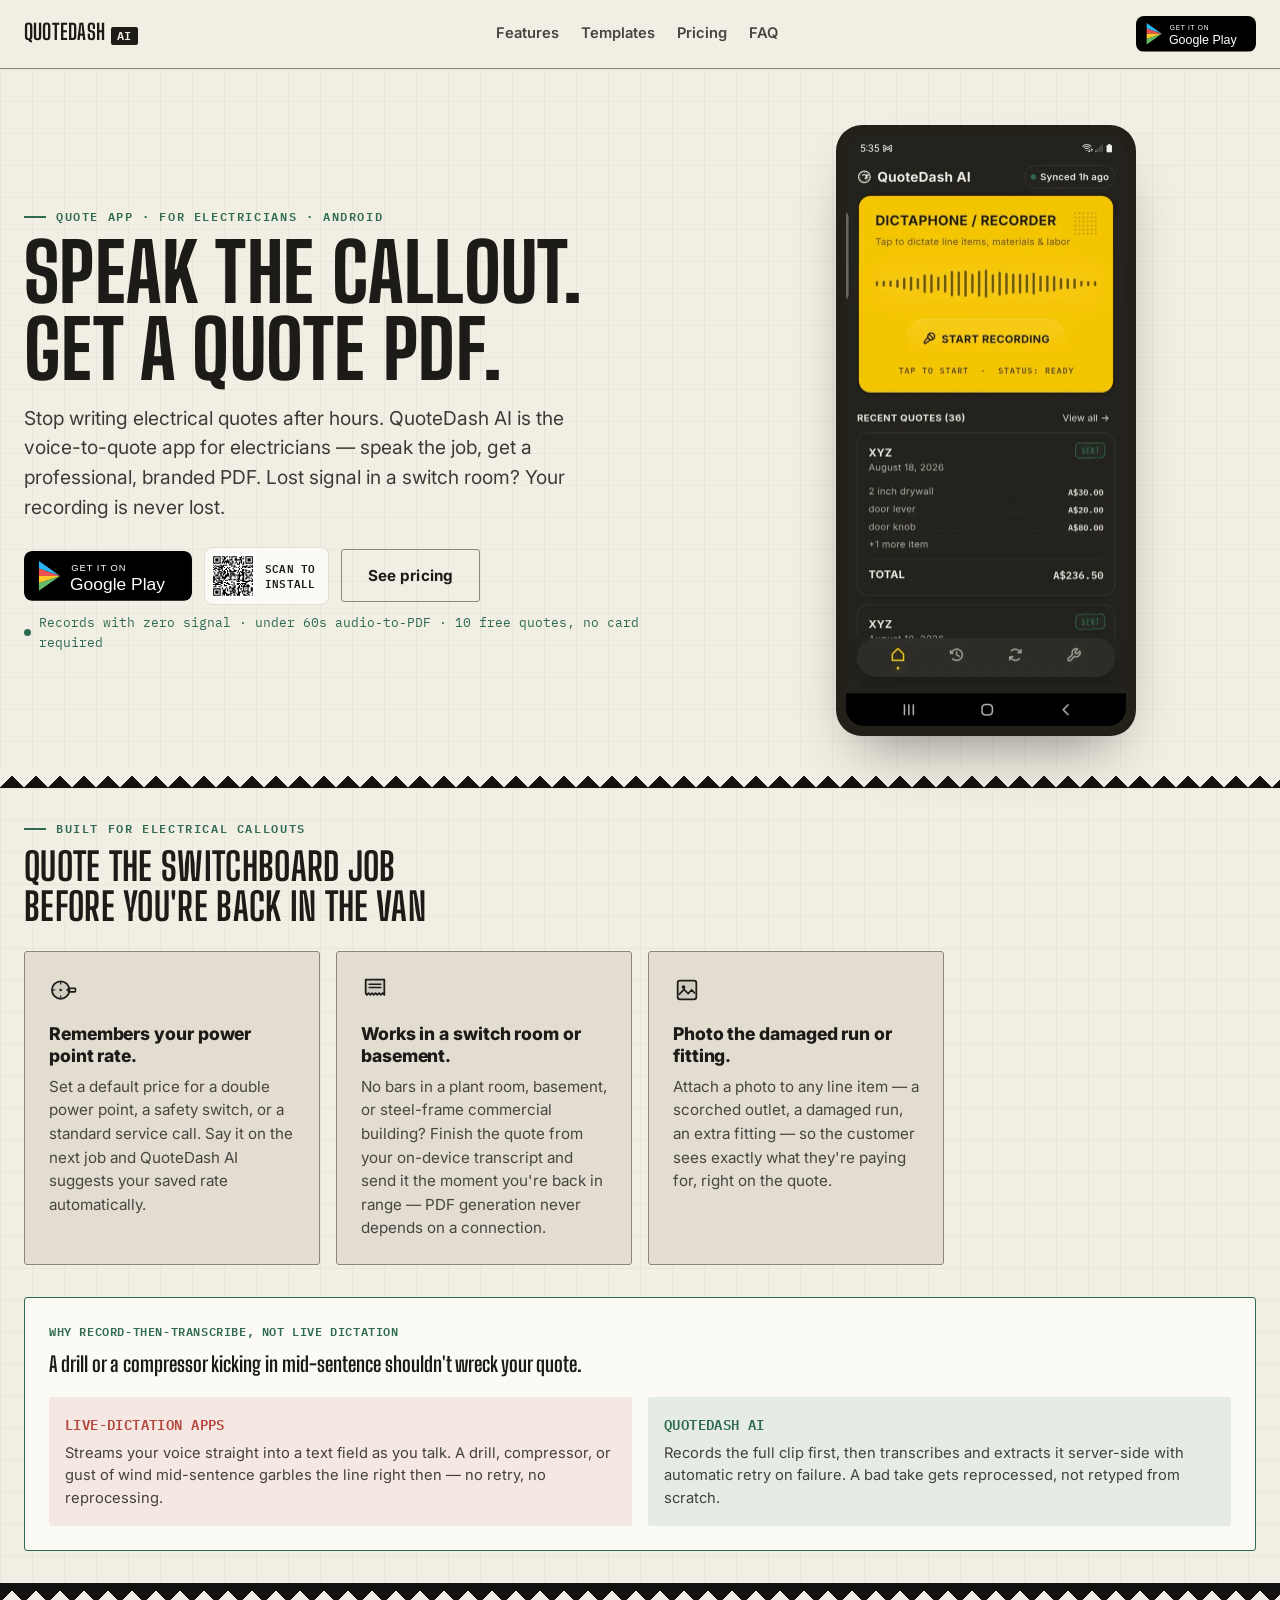
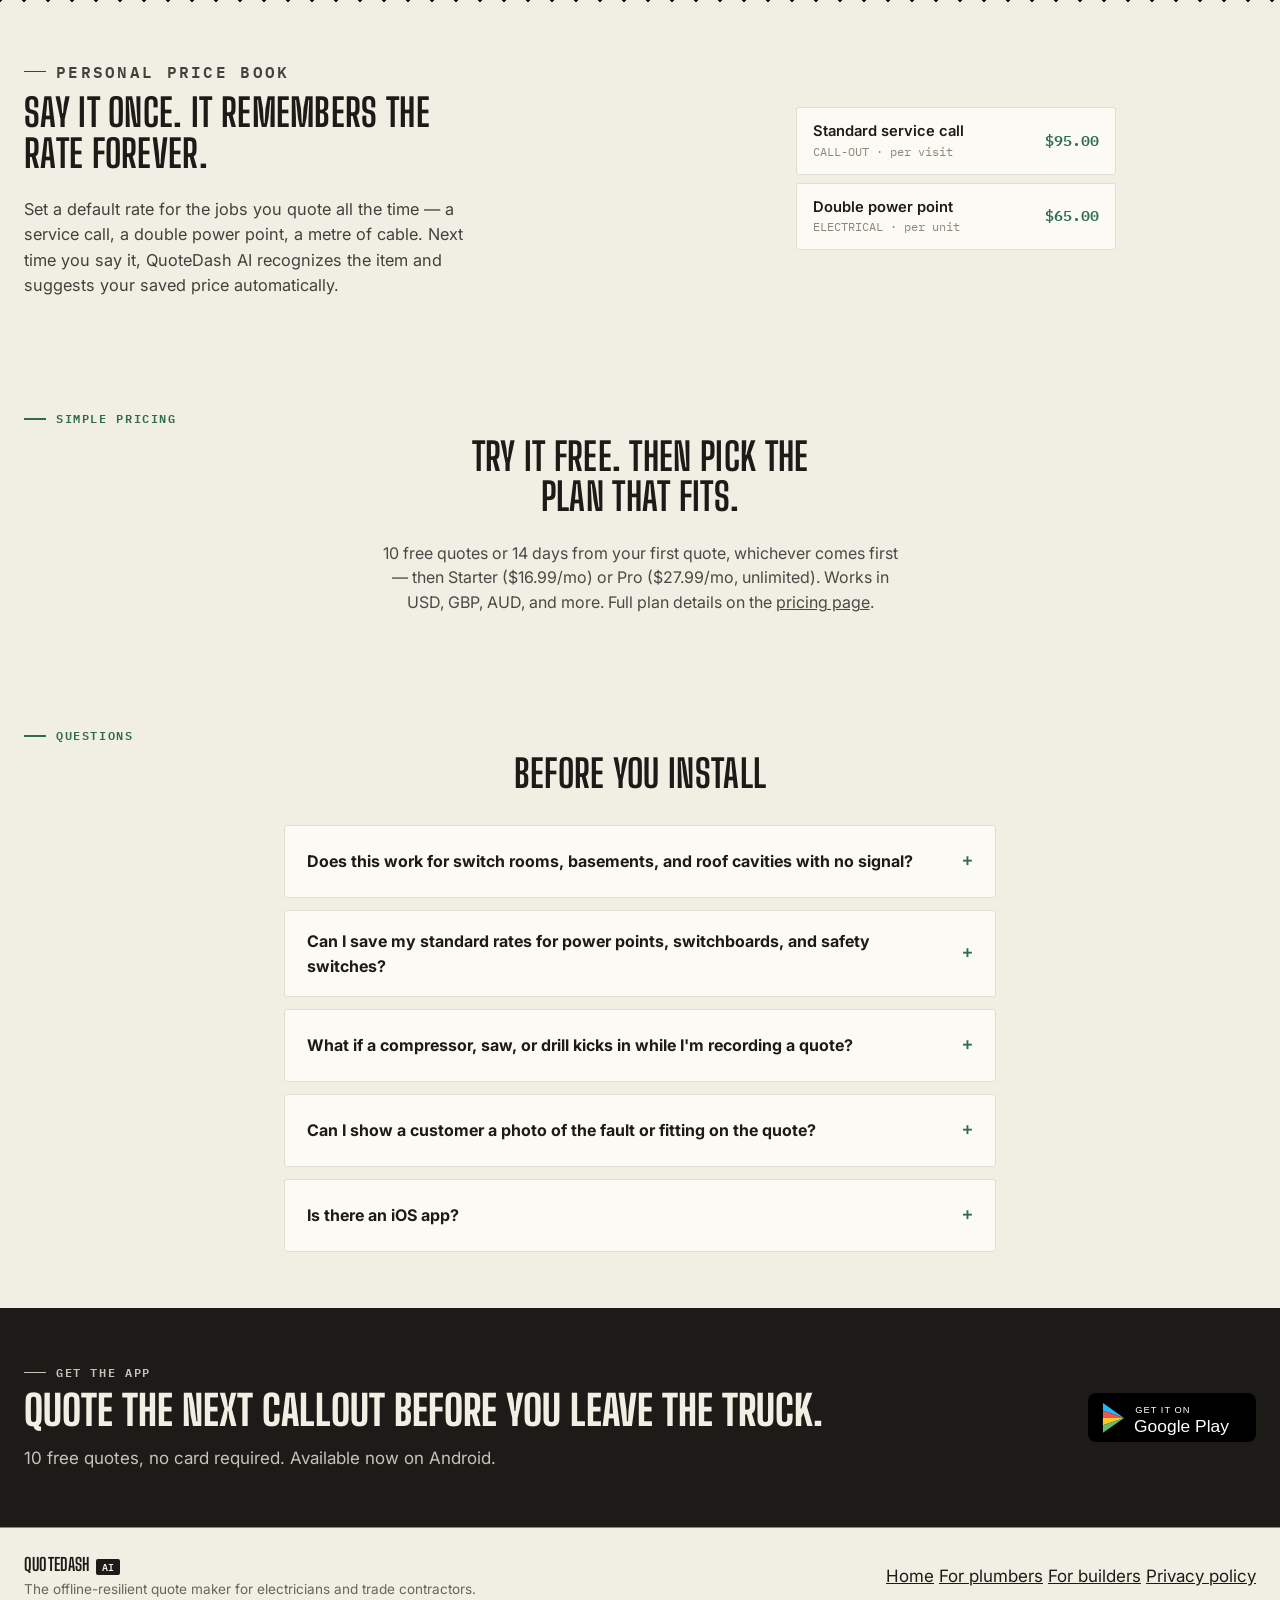
<file: electricians.html>
<!doctype html>
<html lang="en">
<head>
<meta charset="utf-8">
<meta name="viewport" content="width=device-width, initial-scale=1">
<title>QuoteDash AI — Voice Quote App for Electricians (Android)</title>
<meta name="description" content="Speak the callout, get a branded electrical quote PDF. No bars in a switch room? Finish from your on-device transcript and send when you're back in range. Remembers your power point and switchboard rates.">
<link rel="canonical" href="https://quotedashai.com/electricians.html">
<link rel="preload" as="image" type="image/webp" href="assets/screens/home.webp">
<link rel="preload" as="font" type="font/woff2" href="assets/fonts/BigShouldersDisplay-Variable.woff2" crossorigin>

<!-- Google tag (gtag.js), loaded after window load so it never competes with LCP-critical resources -->
<script>
  window.dataLayer = window.dataLayer || [];
  function gtag(){dataLayer.push(arguments);}
  gtag('js', new Date());
  gtag('config', 'G-YRP69P84Q9');
  window.addEventListener('load', function () {
    var s = document.createElement('script');
    s.async = true;
    s.src = 'https://www.googletagmanager.com/gtag/js?id=G-YRP69P84Q9';
    document.head.appendChild(s);
  });
</script>

<meta property="og:type" content="website">
<meta property="og:title" content="QuoteDash AI — Voice Quote App for Electricians">
<meta property="og:description" content="Speak the callout, get a branded electrical quote PDF. No signal? Finish from your on-device transcript and send when you're back in range. 10 free quotes, no card required.">
<meta property="og:image" content="https://quotedashai.com/assets/feature-graphic.png">
<meta property="og:url" content="https://quotedashai.com/electricians.html">
<meta name="twitter:card" content="summary_large_image">

<script type="application/ld+json">
{
  "@context": "https://schema.org",
  "@graph": [
    {
      "@type": "Organization",
      "@id": "https://quotedashai.com/#organization",
      "name": "QuoteDash AI",
      "url": "https://quotedashai.com/"
    },
    {
      "@type": "WebSite",
      "@id": "https://quotedashai.com/#website",
      "url": "https://quotedashai.com/",
      "name": "QuoteDash AI",
      "publisher": {
        "@id": "https://quotedashai.com/#organization"
      }
    },
    {
      "@type": "SoftwareApplication",
      "@id": "https://quotedashai.com/#software",
      "name": "QuoteDash AI",
      "url": "https://quotedashai.com/",
      "operatingSystem": "Android",
      "applicationCategory": "BusinessApplication",
      "description": "Voice-to-quote app for electricians. Speak a callout, get a professional, branded PDF quote. AI line-item extraction needs a connection; finishing and sending from your on-device transcript works with no signal. Remembers your standard power point and switchboard rates.",
      "offers": [
        {
          "@type": "Offer",
          "name": "Free",
          "price": "0",
          "priceCurrency": "USD"
        },
        {
          "@type": "Offer",
          "name": "Starter",
          "price": "16.99",
          "priceCurrency": "USD"
        },
        {
          "@type": "Offer",
          "name": "Pro",
          "price": "27.99",
          "priceCurrency": "USD"
        }
      ]
    },
    {
      "@type": "WebPage",
      "@id": "https://quotedashai.com/electricians.html#webpage",
      "url": "https://quotedashai.com/electricians.html",
      "name": "QuoteDash AI — Voice Quote App for Electricians (Android)",
      "isPartOf": {
        "@id": "https://quotedashai.com/#website"
      },
      "about": {
        "@id": "https://quotedashai.com/#software"
      },
      "mainEntity": {
        "@id": "https://quotedashai.com/electricians.html#faq"
      },
      "breadcrumb": {
        "@id": "https://quotedashai.com/electricians.html#breadcrumb"
      }
    },
    {
      "@type": "BreadcrumbList",
      "itemListElement": [
        {
          "@type": "ListItem",
          "position": 1,
          "name": "QuoteDash AI",
          "item": "https://quotedashai.com/"
        },
        {
          "@type": "ListItem",
          "position": 2,
          "name": "For Electricians",
          "item": "https://quotedashai.com/electricians.html"
        }
      ],
      "@id": "https://quotedashai.com/electricians.html#breadcrumb"
    },
    {
      "@type": "FAQPage",
      "mainEntity": [
        {
          "@type": "Question",
          "name": "Does this work for switch rooms, basements, and roof cavities with no signal?",
          "acceptedAnswer": {
            "@type": "Answer",
            "text": "Yes, for finishing and sending. No bars in a switch room or basement? Write up the job from your on-device recording by hand and send the PDF the moment you're back in range — that part never needs a connection. The AI auto-fill (turning your voice into priced line items) does need signal to work, but it never stops you getting a quote out the door."
          }
        },
        {
          "@type": "Question",
          "name": "Can I save my standard rates for power points, switchboards, and safety switches?",
          "acceptedAnswer": {
            "@type": "Answer",
            "text": "Yes — the Personal Price Book lets you set a default rate for jobs you quote all the time, like a double power point or a service call. Say it again on a future job and QuoteDash AI recognizes the item and suggests your saved rate automatically."
          }
        },
        {
          "@type": "Question",
          "name": "What if a compressor, saw, or drill kicks in while I'm recording a quote?",
          "acceptedAnswer": {
            "@type": "Answer",
            "text": "QuoteDash AI records the full clip first, then transcribes and extracts it server-side with automatic retry on failure — a bad take gets reprocessed, not retyped from scratch. Live-dictation apps that stream your voice straight into a text field garble the line the moment site noise kicks in."
          }
        },
        {
          "@type": "Question",
          "name": "Can I show a customer a photo of the fault or fitting on the quote?",
          "acceptedAnswer": {
            "@type": "Answer",
            "text": "Yes — attach a photo to any line item, like a damaged run or a scorched outlet, so the customer can see exactly what they're paying for, right on the quote."
          }
        },
        {
          "@type": "Question",
          "name": "Is there an iOS app?",
          "acceptedAnswer": {
            "@type": "Answer",
            "text": "Not yet — QuoteDash AI is Android-only today. iOS is a future direction, not a committed date."
          }
        }
      ],
      "@id": "https://quotedashai.com/electricians.html#faq",
      "url": "https://quotedashai.com/electricians.html"
    }
  ]
}
</script>





<style>
/* QuoteDash AI — waitlist landing page
   Tokens sourced from docs/DESIGN_SYSTEM.md + docs/LANDING_PAGE_BRIEF.md §5 */

/* ---------- Fonts (self-hosted, no runtime download) ---------- */
@font-face {
  font-family: "Inter";
  src: url("assets/fonts/Inter-Variable.woff2") format("woff2"),
       url("assets/fonts/Inter-Variable.ttf") format("truetype");
  font-weight: 100 900;
  font-style: normal;
  font-display: swap;
}
@font-face {
  font-family: "Big Shoulders Display";
  src: url("assets/fonts/BigShouldersDisplay-Variable.woff2") format("woff2"),
       url("assets/fonts/BigShouldersDisplay-Variable.ttf") format("truetype");
  font-weight: 100 900;
  font-style: normal;
  font-display: swap;
}
@font-face {
  font-family: "IBM Plex Mono";
  src: url("assets/fonts/IBMPlexMono-Regular.woff2") format("woff2"),
       url("assets/fonts/IBMPlexMono-Regular.ttf") format("truetype");
  font-weight: 400;
  font-style: normal;
  font-display: swap;
}
@font-face {
  font-family: "IBM Plex Mono";
  src: url("assets/fonts/IBMPlexMono-SemiBold.woff2") format("woff2"),
       url("assets/fonts/IBMPlexMono-SemiBold.ttf") format("truetype");
  font-weight: 600;
  font-style: normal;
  font-display: swap;
}

/* ---------- Tokens ---------- */
:root {
  --graphite: #1C1B18;
  --graphite-deep: #131210;
  --ticket-dark: #232019;
  --paper: #F1EEE3;
  --paper-card: #FBFAF5;
  --safety-yellow: #F5C400;
  --signal-green: #2F6B4F;
  --signal-green-light: #4F9573;
  --steel-border: #8C8778;
  --steel-surface: #E2DDD0;

  --font-display: "Big Shoulders Display", sans-serif;
  --font-body: "Inter", system-ui, sans-serif;
  --font-mono: "IBM Plex Mono", ui-monospace, monospace;

  --wrap-width: 1340px;
  --space-xs: 4px;
  --space-sm: 8px;
  --space-md: 12px;
  --space-lg: 16px;
  --space-xl: 24px;
  --space-xxl: 32px;
  --space-xxxl: 56px;

  --radius: 3px;
}

/* ---------- Reset ---------- */
* { box-sizing: border-box; }
html { -webkit-text-size-adjust: 100%; }
body {
  margin: 0;
  background: var(--paper);
  color: var(--graphite);
  font-family: var(--font-body);
  font-size: 17px;
  line-height: 1.55;
  overflow-x: hidden;
}
img { max-width: 100%; height: auto; display: block; }
h1, h2, h3 { margin: 0; }
p { margin: 0; }
ul { margin: 0; padding: 0; list-style: none; }
a { color: inherit; }
button { font: inherit; }

.wrap {
  max-width: var(--wrap-width);
  margin-inline: auto;
  padding-inline: var(--space-xl);
}

.sr-only {
  position: absolute;
  width: 1px; height: 1px;
  padding: 0; margin: -1px;
  overflow: hidden;
  clip: rect(0, 0, 0, 0);
  white-space: nowrap;
  border: 0;
}

.skip-link {
  position: absolute;
  left: -9999px;
  top: 0;
  background: var(--graphite);
  color: var(--paper);
  padding: var(--space-md) var(--space-lg);
  z-index: 100;
}
.skip-link:focus {
  left: var(--space-lg);
  top: var(--space-lg);
}

:focus-visible {
  outline: 3px solid var(--signal-green);
  outline-offset: 2px;
}

@media (prefers-reduced-motion: reduce) {
  * { animation-duration: 0.001ms !important; animation-iteration-count: 1 !important; transition-duration: 0.001ms !important; }
}

/* ---------- Buttons ---------- */
.btn {
  display: inline-flex;
  align-items: center;
  justify-content: center;
  gap: var(--space-sm);
  border: none;
  border-radius: var(--radius);
  font-family: var(--font-body);
  font-weight: 700;
  font-size: 0.95rem;
  letter-spacing: 0.01em;
  cursor: pointer;
  text-decoration: none;
  transition: transform 120ms ease, box-shadow 120ms ease;
}
.btn--small {
  background: var(--safety-yellow);
  color: var(--graphite);
  padding: 10px 18px;
  font-size: 0.85rem;
}

/* ---------- Header ---------- */
.site-header {
  position: sticky;
  top: 0;
  z-index: 20;
  background: rgba(241, 238, 227, 0.92);
  backdrop-filter: blur(6px);
  border-bottom: 1px solid var(--steel-border);
}
.site-header__row {
  display: flex;
  align-items: center;
  justify-content: space-between;
  padding-block: var(--space-lg);
}

.wordmark {
  font-family: var(--font-display);
  font-weight: 700;
  text-transform: uppercase;
  letter-spacing: 0.01em;
  line-height: 1;
  display: inline-flex;
  align-items: baseline;
  gap: 6px;
  font-size: 1.35rem;
  color: inherit;
  text-decoration: none;
}
.wordmark__ai {
  font-family: var(--font-mono);
  font-weight: 600;
  font-size: 0.55em;
  color: var(--paper);
  background: var(--graphite);
  padding: 3px 6px;
  border-radius: 2px;
  letter-spacing: 0.04em;
}
.wordmark--footer { font-size: 1.1rem; }

/* ---------- Eyebrow + section title rhythm ---------- */
.eyebrow {
  font-family: var(--font-mono);
  font-size: 0.72rem;
  font-weight: 600;
  letter-spacing: 0.14em;
  color: var(--signal-green);
  text-transform: uppercase;
  margin: 0 0 var(--space-sm);
  display: flex;
  align-items: center;
  gap: 10px;
}
.eyebrow::before {
  content: "";
  width: 22px;
  height: 1.5px;
  background: currentColor;
  flex: none;
}
.eyebrow--light { color: var(--safety-yellow); }

/* ---------- Tear divider: the ticket's torn edge, promoted to a
   full-bleed structural device between sections ---------- */
.tear {
  height: 20px;
  background-color: var(--tear-to, var(--paper));
  background-image:
    linear-gradient(-45deg, transparent 60%, var(--tear-from, var(--paper-card)) 60%),
    linear-gradient(45deg, transparent 60%, var(--tear-from, var(--paper-card)) 60%);
  background-size: 24px 24px;
  background-position: 0 0;
}
.tear--paper-to-dark { --tear-from: var(--paper); --tear-to: var(--graphite-deep); }
.tear--dark-to-paper { --tear-from: var(--graphite-deep); --tear-to: var(--paper); }

/* ---------- Hero ---------- */
.hero {
  padding-block: var(--space-xxxl) var(--space-xxl);
  background-image:
    linear-gradient(rgba(28, 27, 24, 0.035) 1px, transparent 1px),
    linear-gradient(90deg, rgba(28, 27, 24, 0.035) 1px, transparent 1px);
  background-size: 32px 32px;
}
.hero__copy { max-width: 640px; }
.hero__visual { margin-top: var(--space-xxl); }
.hero__headline {
  font-family: var(--font-display);
  text-transform: uppercase;
  font-weight: 800;
  font-size: clamp(2.8rem, 9vw, 5rem);
  line-height: 0.96;
  letter-spacing: 0.005em;
  margin-bottom: var(--space-lg);
}
.hero__subhead {
  font-size: 1.2rem;
  max-width: 46ch;
  color: color-mix(in srgb, var(--graphite) 85%, transparent);
  margin-bottom: var(--space-xl);
}

/* ---------- Shop floor: dark section, dispatch ticket (signature element) ---------- */
.shop-floor {
  background: var(--graphite-deep);
  color: var(--paper);
  padding-block: var(--space-xxxl);
  background-image:
    linear-gradient(rgba(241, 238, 227, 0.045) 1px, transparent 1px),
    linear-gradient(90deg, rgba(241, 238, 227, 0.045) 1px, transparent 1px);
  background-size: 32px 32px;
}
.shop-floor__head { max-width: 56ch; margin-bottom: var(--space-xxl); }
.shop-floor__inner .dispatch { margin-inline: auto; }
.shop-floor .section-title { color: var(--paper); }

.dispatch { max-width: 320px; }

.dispatch__frame {
  display: flex;
  align-items: center;
  gap: 6px;
  background: color-mix(in srgb, var(--ticket-dark) 80%, black);
  border: 1.5px solid var(--paper);
  border-bottom: none;
  padding: 9px var(--space-md);
}
.dispatch__frame-dot {
  width: 7px;
  height: 7px;
  border-radius: 50%;
  background: var(--steel-border);
  flex: none;
}
.dispatch__frame-label {
  margin-left: auto;
  font-family: var(--font-mono);
  font-size: 0.62rem;
  letter-spacing: 0.08em;
  color: color-mix(in srgb, var(--paper) 45%, transparent);
}
.dispatch__card {
  position: relative;
  background: var(--ticket-dark);
  border: 1.5px solid var(--paper);
  border-top: none;
  padding: var(--space-xl);
  min-height: 220px;
  box-shadow: 0 18px 36px -12px rgba(0, 0, 0, 0.55);
}
.dispatch__card--video {
  padding: 0;
  line-height: 0;
  overflow: hidden;
}
.dispatch__video {
  display: block;
  width: 100%;
  height: auto;
}

/* ---------- Feature strip ---------- */
.features {
  padding-block: var(--space-xxl);
  background-image:
    linear-gradient(rgba(28, 27, 24, 0.035) 1px, transparent 1px),
    linear-gradient(90deg, rgba(28, 27, 24, 0.035) 1px, transparent 1px);
  background-size: 32px 32px;
}
.section-title {
  font-family: var(--font-display);
  text-transform: uppercase;
  font-weight: 700;
  font-size: clamp(1.7rem, 4.6vw, 2.4rem);
  line-height: 1.05;
  letter-spacing: 0.008em;
  margin-bottom: var(--space-xl);
  max-width: 24ch;
}
.feature-grid {
  display: grid;
  grid-template-columns: 1fr;
  gap: var(--space-lg);
}
.feature-card {
  background: var(--steel-surface);
  border: 1px solid var(--steel-border);
  border-radius: var(--radius);
  padding: var(--space-xl);
}
.feature-card__icon {
  color: var(--graphite);
  margin-bottom: var(--space-md);
}
.feature-card h3 {
  font-family: var(--font-body);
  font-weight: 800;
  font-size: 1.1rem;
  line-height: 1.25;
  letter-spacing: -0.005em;
  margin-bottom: var(--space-sm);
}
.feature-card p {
  font-size: 0.95rem;
  color: color-mix(in srgb, var(--graphite) 78%, transparent);
}

/* ---------- Second CTA band ---------- */
.cta-band {
  background: var(--graphite);
  color: var(--paper);
  padding-block: var(--space-xxxl);
}
.cta-band__inner {
  display: grid;
  grid-template-columns: 1fr;
  gap: var(--space-xl);
  align-items: center;
}
.cta-band__copy h2 {
  font-family: var(--font-display);
  text-transform: uppercase;
  font-weight: 800;
  font-size: clamp(1.8rem, 5vw, 2.6rem);
  line-height: 1.05;
  margin-bottom: var(--space-md);
}
.cta-band__copy p {
  color: color-mix(in srgb, var(--paper) 80%, transparent);
  max-width: 50ch;
}
/* ---------- Footer ---------- */
.site-footer {
  border-top: 1px solid var(--steel-border);
  padding-block: var(--space-xl);
}
.site-footer__row {
  display: flex;
  flex-direction: column;
  gap: var(--space-sm);
}
.site-footer__copy {
  font-size: 0.85rem;
  color: color-mix(in srgb, var(--graphite) 65%, transparent);
  max-width: 60ch;
}

/* ---------- Breakpoints ---------- */
@media (min-width: 640px) {
  .site-footer__row { flex-direction: row; justify-content: space-between; align-items: center; }
}

@media (min-width: 900px) {
  .feature-grid { grid-template-columns: repeat(3, 1fr); }
  .cta-band__inner { grid-template-columns: 1.3fr 1fr; }

  .hero__inner {
    display: grid;
    grid-template-columns: 1.15fr 1fr;
    gap: var(--space-xxxl);
    align-items: center;
  }
  .hero__copy { max-width: none; }
  .hero__visual { margin-top: 0; }

  .shop-floor__inner {
    display: grid;
    grid-template-columns: 1fr 1fr;
    gap: var(--space-xxxl);
    align-items: start;
  }
  .shop-floor__head { margin-bottom: 0; }
  .shop-floor__inner .dispatch { margin-inline: 0; max-width: 320px; justify-self: end; }
}

@media (min-width: 1180px) {
  .hero__inner { grid-template-columns: 1fr 0.85fr; }
}

/* ---------- Nav + mobile toggle ---------- */
.site-header__row { position: relative; }
.site-nav { display: none; gap: 22px; font-size: 0.92rem; font-weight: 600; }
.site-nav a { text-decoration: none; opacity: 0.8; }
.site-nav a:hover { opacity: 1; }
.nav-toggle {
  display: inline-flex;
  align-items: center;
  justify-content: center;
  background: transparent;
  border: 1px solid var(--steel-border);
  border-radius: var(--radius);
  padding: 8px 10px;
  color: var(--graphite);
  cursor: pointer;
}
.site-nav.is-open {
  display: flex !important;
  flex-direction: column;
  gap: 2px;
  position: absolute;
  top: 100%;
  left: 0;
  right: 0;
  background: var(--paper);
  border-bottom: 1px solid var(--steel-border);
  padding: var(--space-md) var(--space-xl) var(--space-lg);
  z-index: 40;
}
.site-nav.is-open a { padding: 10px 0; opacity: 1; border-bottom: 1px solid var(--steel-surface); }

/* ---------- Play Store badge ---------- */
.play-badge { display: inline-flex; align-items: center; border-radius: 8px; overflow: hidden; line-height: 0; }
.play-badge:hover { opacity: 0.92; }
.play-badge svg { display: block; width: 100%; height: auto; }
.play-badge--header { width: 120px; }
.play-badge--large { width: 168px; }

.hero__qr {
  display: flex;
  align-items: center;
  gap: 10px;
  padding: 6px 12px 6px 6px;
  background: var(--paper-card);
  border: 1px solid var(--steel-surface);
  border-radius: 8px;
}
.hero__qr img { width: 44px; height: 44px; display: block; }
.hero__qr-caption {
  font-family: var(--font-mono);
  font-size: 0.7rem;
  font-weight: 600;
  letter-spacing: 0.02em;
  line-height: 1.3;
  color: var(--graphite);
  text-transform: uppercase;
}

/* ---------- Ghost / dark buttons ---------- */
.btn--ghost {
  background: transparent;
  border: 1.5px solid var(--steel-border);
  color: var(--graphite);
  padding: 14px 26px;
}
.btn--dark {
  background: var(--graphite);
  color: var(--paper);
  padding: 14px 26px;
}
.btn--block { width: 100%; margin-top: var(--space-lg); }
.hero__ctas { display: flex; flex-wrap: wrap; align-items: center; gap: var(--space-md); margin-bottom: var(--space-sm); }
.hero__meta {
  font-family: var(--font-mono);
  font-size: 0.8rem;
  color: var(--signal-green);
  display: flex;
  align-items: center;
  gap: 8px;
}
.hero__meta::before { content: ""; width: 7px; height: 7px; border-radius: 50%; background: var(--signal-green); flex: none; }

/* ---------- Phone frame (real device screenshots) ---------- */
.phone-frame {
  background: var(--ticket-dark);
  border-radius: 26px;
  padding: 10px;
  box-shadow: 0 30px 60px -25px rgba(0, 0, 0, 0.45);
  max-width: 300px;
  margin-inline: auto;
}
.phone-frame img { border-radius: 18px; }

/* ---------- Social proof strip ---------- */
.proof-strip { background: var(--graphite-deep); color: var(--paper); padding-block: var(--space-lg); }
.proof-strip__row {
  display: flex;
  align-items: center;
  justify-content: center;
  gap: 28px;
  flex-wrap: wrap;
  font-family: var(--font-mono);
  font-size: 0.8rem;
  color: color-mix(in srgb, var(--paper) 82%, transparent);
  text-align: center;
}
.proof-strip__item { display: inline-flex; align-items: center; gap: 7px; }
.proof-strip__item svg { color: var(--safety-yellow); flex: none; }
.proof-strip__divider { width: 4px; height: 4px; border-radius: 50%; background: color-mix(in srgb, var(--paper) 35%, transparent); }

/* ---------- Feature grid: now up to 7 cards ---------- */
.feature-card--new { border-color: var(--safety-yellow); position: relative; }
.feature-card--new::before {
  content: "NEW";
  position: absolute;
  top: -9px;
  right: 16px;
  font-family: var(--font-mono);
  font-size: 0.62rem;
  font-weight: 700;
  letter-spacing: 0.06em;
  background: var(--safety-yellow);
  color: var(--graphite-deep);
  padding: 2px 7px;
  border-radius: 3px;
}

/* ---------- Competitor comparison callout ---------- */
.compare {
  margin-top: var(--space-xxl);
  background: var(--paper-card);
  border: 1.5px solid var(--signal-green);
  border-radius: var(--radius);
  padding: var(--space-xl);
}
.compare__label {
  font-family: var(--font-mono);
  font-size: 0.75rem;
  font-weight: 700;
  letter-spacing: 0.05em;
  text-transform: uppercase;
  color: var(--signal-green);
  margin: 0 0 var(--space-sm);
}
.compare__title { font-family: var(--font-display); font-weight: 700; font-size: 1.3rem; margin: 0 0 var(--space-lg); }
.compare__grid { display: grid; grid-template-columns: 1fr; gap: var(--space-lg); }
.compare__col { padding: var(--space-lg); border-radius: var(--radius); }
.compare__col--them { background: color-mix(in srgb, #B5473F 10%, transparent); }
.compare__col--us { background: color-mix(in srgb, var(--signal-green) 10%, transparent); }
.compare__col h4 { margin: 0 0 var(--space-sm); font-size: 0.85rem; font-family: var(--font-mono); letter-spacing: 0.03em; }
.compare__col--them h4 { color: #B5473F; }
.compare__col--us h4 { color: var(--signal-green); }
.compare__col p { margin: 0; font-size: 0.92rem; color: color-mix(in srgb, var(--graphite) 82%, transparent); }

/* ---------- Gallery: story-driven screenshot showcase ---------- */
.gallery { background: var(--ticket-dark); color: var(--paper); padding-block: var(--space-xxxl); overflow: hidden; }
.gallery .section-title { color: var(--paper); }
.gallery__lede { max-width: 56ch; font-size: 1rem; color: color-mix(in srgb, var(--paper) 75%, transparent); }
.gallery__rail { position: relative; margin-top: var(--space-xxl); }
.gallery__line {
  position: absolute;
  left: 0; right: 0; top: 8px;
  height: 1px;
  background: linear-gradient(90deg, transparent, color-mix(in srgb, var(--paper) 22%, transparent) 6%, color-mix(in srgb, var(--paper) 22%, transparent) 94%, transparent);
}
.gallery__track {
  display: flex;
  gap: var(--space-xl);
  overflow-x: auto;
  padding: 4px 4px 26px;
  position: relative;
  scroll-snap-type: x proximity;
}
.gallery__card { flex: 0 0 auto; width: 196px; scroll-snap-align: start; transition: transform 0.25s ease; }
.gallery__card:hover { transform: translateY(-6px); }
.gallery__dot {
  width: 9px; height: 9px; border-radius: 50%;
  background: var(--safety-yellow);
  margin: 0 auto var(--space-md);
  box-shadow: 0 0 0 4px color-mix(in srgb, var(--safety-yellow) 20%, transparent);
}
.gallery__frame {
  background: var(--graphite-deep);
  border-radius: 20px;
  padding: 8px;
  border: 1px solid #3a352b;
  box-shadow: 0 22px 42px -18px rgba(0, 0, 0, 0.55);
  transition: box-shadow 0.25s ease;
}
.gallery__card:hover .gallery__frame { box-shadow: 0 30px 54px -16px rgba(0, 0, 0, 0.65); }
.gallery__frame img { border-radius: 13px; }
.gallery__num {
  font-family: var(--font-mono);
  font-size: 0.68rem;
  color: var(--safety-yellow);
  margin: var(--space-md) 0 5px;
  letter-spacing: 0.08em;
  text-align: center;
}
.gallery__caption { font-size: 0.88rem; font-weight: 600; line-height: 1.3; text-align: center; color: color-mix(in srgb, var(--paper) 92%, transparent); }
.gallery__hint {
  margin-top: var(--space-sm);
  font-family: var(--font-mono);
  font-size: 0.72rem;
  color: color-mix(in srgb, var(--paper) 45%, transparent);
  text-align: center;
}

/* ---------- Showcase: price book / templates / invoicing ---------- */
.showcase { padding-block: var(--space-xxxl); }
.showcase--paper { background: var(--paper); }
.showcase--dark { background: var(--ticket-dark); color: var(--paper); }
.showcase--dark .section-title { color: var(--paper); }
.showcase--dark .showcase__copy p { color: color-mix(in srgb, var(--paper) 75%, transparent); }
.showcase__inner { display: grid; grid-template-columns: 1fr; gap: var(--space-xxl); align-items: center; }
.showcase__copy p { font-size: 1.02rem; color: color-mix(in srgb, var(--graphite) 82%, transparent); max-width: 46ch; }
.showcase__microcopy { margin-top: var(--space-lg); font-family: var(--font-mono); font-size: 0.8rem; color: var(--signal-green); }
.showcase--dark .showcase__microcopy { color: var(--safety-yellow); }
.showcase__art { display: flex; justify-content: center; }
.showcase__art img { border-radius: 14px; box-shadow: 0 24px 48px -22px rgba(0, 0, 0, 0.35); }
.showcase__art--single img { max-width: 320px; }
.showcase__art--pricebook { flex-direction: column; align-items: stretch; max-width: 320px; margin-inline: auto; width: 100%; gap: var(--space-sm); }
.showcase--tight { padding-block: var(--space-xxl); }
.showcase__art--homecta { max-width: 280px; margin-inline: auto; width: 100%; }

.homecta {
  background: var(--paper-card);
  border: 1px solid var(--steel-surface);
  border-radius: 16px;
  padding: var(--space-lg);
  box-shadow: 0 24px 48px -22px rgba(0, 0, 0, 0.2);
}
.homecta__label {
  font-family: var(--font-mono);
  font-size: 0.7rem;
  font-weight: 600;
  letter-spacing: 0.04em;
  text-transform: uppercase;
  color: var(--steel-border);
  margin: 0 0 var(--space-md);
}
.homecta__hero,
.homecta__secondary {
  display: flex;
  align-items: center;
  gap: 10px;
  font-family: var(--font-mono);
  font-weight: 700;
  letter-spacing: 0.03em;
  border-radius: var(--radius);
}
.homecta__hero {
  background: var(--safety-yellow);
  color: var(--graphite-deep);
  padding: 14px 18px;
  font-size: 0.85rem;
  margin-bottom: 10px;
}
.homecta__secondary {
  background: transparent;
  border: 1.5px solid var(--steel-border);
  color: var(--graphite);
  padding: 10px 16px;
  font-size: 0.72rem;
}

.pricebook-row {
  display: flex;
  justify-content: space-between;
  align-items: center;
  gap: var(--space-md);
  padding: var(--space-md) var(--space-lg);
  background: var(--paper-card);
  border: 1px solid var(--steel-surface);
  border-radius: var(--radius);
  font-size: 0.92rem;
}
.pricebook-row__desc { font-weight: 600; }
.pricebook-row__meta { font-family: var(--font-mono); font-size: 0.75rem; color: var(--steel-border); }
.pricebook-row__rate { font-family: var(--font-mono); font-weight: 600; color: var(--signal-green); }

.template-swatches { display: flex; flex-wrap: wrap; gap: var(--space-sm); margin-top: var(--space-xl); }
.template-swatch {
  font-family: var(--font-mono);
  font-size: 0.75rem;
  font-weight: 600;
  padding: 6px 11px;
  border-radius: 5px;
  border: 1px solid color-mix(in srgb, var(--paper) 30%, transparent);
  color: var(--paper);
  background: color-mix(in srgb, var(--paper) 8%, transparent);
}
.template-swatch--free { border-color: var(--safety-yellow); color: var(--safety-yellow); }

/* ---------- Pricing ---------- */
.pricing { background: var(--paper); padding-block: var(--space-xxxl); }
.pricing__head { text-align: center; }
.pricing__lede {
  font-size: 1rem;
  color: color-mix(in srgb, var(--graphite) 78%, transparent);
  max-width: 52ch;
  margin-inline: auto;
}
.pricing__head .section-title { margin-inline: auto; }
.pricing__grid {
  display: grid;
  grid-template-columns: 1fr;
  gap: var(--space-xl);
  max-width: 820px;
  margin-top: var(--space-xxl);
}
.price-card { background: var(--paper-card); border: 1px solid var(--steel-surface); border-radius: var(--radius); padding: var(--space-xxl); }
.price-card--pro { border-color: var(--safety-yellow); border-width: 2px; position: relative; }
.price-card--pro::before {
  content: "MOST POPULAR";
  position: absolute;
  top: -12px;
  left: var(--space-xxl);
  font-family: var(--font-mono);
  font-size: 0.65rem;
  font-weight: 700;
  letter-spacing: 0.06em;
  background: var(--safety-yellow);
  color: var(--graphite-deep);
  padding: 3px 9px;
  border-radius: 3px;
}
.price-card h3 { font-family: var(--font-display); font-size: 1.5rem; margin: 0 0 var(--space-lg); }

/* Billing-period toggle above the plan grid: switches both cards' price at
   once, so a visitor never compares a monthly figure to an annual one. */
.pricing__toggle-row { display: flex; justify-content: center; margin-top: var(--space-xxl); }
.pricing__toggle {
  display: inline-flex;
  border: 1.5px solid var(--graphite);
  border-radius: var(--radius);
  overflow: hidden;
  background: var(--paper-card);
}
.pricing__toggle-btn {
  font-family: var(--font-mono);
  font-size: 0.78rem;
  font-weight: 700;
  letter-spacing: 0.05em;
  text-transform: uppercase;
  background: transparent;
  color: var(--steel-border);
  border: none;
  padding: 12px 22px;
  cursor: pointer;
  display: flex;
  align-items: center;
  gap: 8px;
  transition: background 120ms ease, color 120ms ease;
}
.pricing__toggle-btn + .pricing__toggle-btn { border-left: 1.5px solid var(--graphite); }
.pricing__toggle-btn.is-active { background: var(--safety-yellow); color: var(--graphite); }
.pricing__save-chip {
  font-family: var(--font-mono);
  font-weight: 700;
  font-size: 0.68rem;
  background: var(--signal-green);
  color: var(--paper);
  padding: 2px 6px;
  border-radius: 2px;
}

.price-card__price { display: flex; align-items: baseline; gap: 6px; margin-bottom: var(--space-xs); }
.price-card__amount { font-family: var(--font-display); font-size: 2.3rem; font-weight: 800; }
.price-card__unit { font-family: var(--font-body); font-size: 0.85rem; font-weight: 500; color: var(--steel-border); }
.price-card__note { font-size: 0.8rem; color: var(--steel-border); margin: 0 0 var(--space-lg); min-height: 2.4em; }
.price-card__plus { font-family: var(--font-mono); font-size: 0.7rem; letter-spacing: 0.04em; text-transform: uppercase; color: var(--steel-border); margin: 0 0 var(--space-sm); }
.price-card ul { display: flex; flex-direction: column; gap: var(--space-sm); margin-bottom: var(--space-lg); }
.price-card li { font-size: 0.92rem; display: flex; gap: 9px; align-items: flex-start; }
.price-card li svg { flex: none; margin-top: 2px; color: var(--signal-green); }

/* ---------- FAQ ---------- */
.faq { background: var(--paper); padding-block: var(--space-xxxl); }
.faq__head { text-align: center; }
.faq__head .section-title { margin-inline: auto; }
.faq__list { max-width: 760px; display: flex; flex-direction: column; gap: var(--space-md); margin-top: var(--space-xxl); }
.faq__item { background: var(--paper-card); border: 1px solid var(--steel-surface); border-radius: var(--radius); padding: 2px 22px; }
.faq__item summary {
  padding: var(--space-lg) 0;
  cursor: pointer;
  font-weight: 700;
  font-size: 1rem;
  list-style: none;
  display: flex;
  align-items: center;
  justify-content: space-between;
  gap: var(--space-md);
}
.faq__item summary::-webkit-details-marker { display: none; }
.faq__item summary::after {
  content: "+";
  font-family: var(--font-display);
  font-size: 1.4rem;
  color: var(--signal-green);
  flex: none;
}
.faq__item[open] summary::after { content: "2"; }
.faq__item p { margin: 0 0 var(--space-lg); font-size: 0.92rem; color: color-mix(in srgb, var(--graphite) 82%, transparent); }

/* ---------- Final CTA (centered variant) ---------- */
.cta-band__inner--centered { text-align: center; justify-items: center; }
.cta-band__inner--centered .cta-band__copy p { margin-inline: auto; }

/* ---------- Legal page ---------- */
.legal { padding-block: var(--space-xxxl); min-height: 60vh; }
.legal__wrap { max-width: 760px; }
.legal h1 { font-family: var(--font-display); font-size: 2.2rem; margin-bottom: 6px; }
.legal__updated { font-family: var(--font-mono); font-size: 0.78rem; color: var(--steel-border); margin-bottom: var(--space-xxl); }
.legal h2 { font-family: var(--font-display); font-size: 1.3rem; margin: var(--space-xxl) 0 var(--space-sm); }
.legal p, .legal li { font-size: 0.98rem; color: color-mix(in srgb, var(--graphite) 85%, transparent); }
.legal ul { padding-left: 20px; list-style: disc; }
.legal li { margin-bottom: 4px; }

/* ---------- New breakpoints ---------- */
@media (min-width: 640px) {
  .compare__grid { grid-template-columns: 1fr 1fr; }
  .feature-grid { grid-template-columns: repeat(2, 1fr); }
}
@media (min-width: 860px) {
  .site-nav { display: flex; }
  .nav-toggle { display: none; }
  .showcase__inner { grid-template-columns: 1fr 1fr; }
  .showcase__inner.is-reversed .showcase__art { order: 2; }
  .showcase__inner.is-reversed .showcase__copy { order: 1; }
  .pricing__grid { grid-template-columns: 1fr 1fr; }
  .cta-band__inner--centered { grid-template-columns: 1fr auto; text-align: left; justify-items: normal; align-items: center; }
  .cta-band__inner--centered .cta-band__copy p { margin-inline: 0; }
}
@media (min-width: 1100px) {
  .feature-grid { grid-template-columns: repeat(4, 1fr); }
}

</style>
</head>
<body>

<a class="skip-link" href="#get-app">Skip to get the app</a>

<header class="site-header">
  <div class="wrap site-header__row">
    <a class="wordmark" aria-label="QuoteDash AI" href="index.html">
      <span class="wordmark__main">QUOTEDASH</span><span class="wordmark__ai">AI</span>
    </a>
    <nav class="site-nav" id="site-nav">
      <a href="index.html#features">Features</a>
      <a href="index.html#templates">Templates</a>
      <a href="index.html#pricing">Pricing</a>
      <a href="#faq">FAQ</a>
    </nav>
    <button class="nav-toggle" id="nav-toggle" aria-expanded="false" aria-controls="site-nav" aria-label="Toggle navigation menu">
      <svg width="18" height="18" viewBox="0 0 24 24" fill="none" aria-hidden="true"><path d="M3 6h18M3 12h18M3 18h18" stroke="currentColor" stroke-width="2" stroke-linecap="round"/></svg>
    </button>
    <a class="play-badge play-badge--header" href="https://play.google.com/store/apps/details?id=com.quotetap.app&utm_source=landing&utm_medium=website&utm_campaign=electricians" target="_blank" rel="noopener" aria-label="Get it on Google Play">
      <svg viewBox="0 0 135 40" xmlns="http://www.w3.org/2000/svg" role="img" aria-label="Get it on Google Play">
        <rect width="135" height="40" rx="6" fill="#000000"/>
        <g transform="translate(12,8)">
          <path d="M0 0 L0 6 L17 12 Z" fill="#29B6F6"/>
          <path d="M0 6 L0 12 L17 12 Z" fill="#EF5350"/>
          <path d="M0 12 L0 18 L17 12 Z" fill="#FFCA28"/>
          <path d="M0 18 L0 24 L17 12 Z" fill="#66BB6A"/>
        </g>
        <text x="38" y="16" fill="#ffffff" font-family="Arial,Helvetica,sans-serif" font-size="7.5" letter-spacing="0.8">GET IT ON</text>
        <text x="37" y="31" fill="#ffffff" font-family="Arial,Helvetica,sans-serif" font-size="14" font-weight="500">Google Play</text>
      </svg>
    </a>
  </div>
</header>

<main>

  <!-- ============ HERO ============ -->
  <section class="hero">
    <div class="wrap hero__inner">
      <div class="hero__copy">
        <p class="eyebrow">QUOTE APP &middot; FOR ELECTRICIANS &middot; ANDROID</p>
        <h1 class="hero__headline">Speak the callout.<br>Get a quote PDF.</h1>
        <p class="hero__subhead">Stop writing electrical quotes after hours. QuoteDash AI is
          the voice-to-quote app for electricians &mdash; speak the job, get a professional,
          branded PDF. Lost signal in a switch room? Your recording is never lost.</p>
        <div class="hero__ctas">
          <a class="play-badge play-badge--large" href="https://play.google.com/store/apps/details?id=com.quotetap.app&utm_source=landing&utm_medium=website&utm_campaign=electricians" target="_blank" rel="noopener" aria-label="Get it on Google Play">
            <svg viewBox="0 0 135 40" xmlns="http://www.w3.org/2000/svg" role="img" aria-label="Get it on Google Play">
              <rect width="135" height="40" rx="6" fill="#000000"/>
              <g transform="translate(12,8)">
                <path d="M0 0 L0 6 L17 12 Z" fill="#29B6F6"/>
                <path d="M0 6 L0 12 L17 12 Z" fill="#EF5350"/>
                <path d="M0 12 L0 18 L17 12 Z" fill="#FFCA28"/>
                <path d="M0 18 L0 24 L17 12 Z" fill="#66BB6A"/>
              </g>
              <text x="38" y="16" fill="#ffffff" font-family="Arial,Helvetica,sans-serif" font-size="7.5" letter-spacing="0.8">GET IT ON</text>
              <text x="37" y="31" fill="#ffffff" font-family="Arial,Helvetica,sans-serif" font-size="14" font-weight="500">Google Play</text>
            </svg>
          </a>
          <div class="hero__qr">
            <img src="assets/play-qr.svg" width="82" height="82" alt="QR code linking to the QuoteDash AI Google Play listing">
            <span class="hero__qr-caption">Scan to<br>install</span>
          </div>
          <a class="btn btn--ghost" href="index.html#pricing">See pricing</a>
        </div>
        <p class="hero__meta">Records with zero signal &middot; under 60s audio-to-PDF &middot; 10 free quotes, no card required</p>
      </div>

      <div class="hero__visual">
        <div class="phone-frame">
          <img src="assets/screens/home.webp" width="560" height="1183" loading="eager" fetchpriority="high" alt="QuoteDash AI home screen with a Start Recording button and a list of recent quotes">
        </div>
      </div>
    </div>
  </section>

  <div class="tear tear--paper-to-dark" aria-hidden="true"></div>

  <!-- ============ BUILT FOR ELECTRICAL CALLOUTS ============ -->
  <section class="features" id="features">
    <div class="wrap">
      <p class="eyebrow">BUILT FOR ELECTRICAL CALLOUTS</p>
      <h2 class="section-title">Quote the switchboard job before you're back in the van</h2>
      <ul class="feature-grid">

        <li class="feature-card">
          <svg class="feature-card__icon" width="28" height="28" viewBox="0 0 24 24" fill="none" aria-hidden="true">
            <circle cx="10" cy="12" r="7.5" fill="currentColor" fill-opacity="0.08" stroke="currentColor" stroke-width="1.5"/>
            <circle cx="10" cy="12" r="1.1" fill="currentColor"/>
            <rect x="9.5" y="5.3" width="1" height="2" fill="currentColor"/>
            <rect x="9.5" y="16.7" width="1" height="2" fill="currentColor"/>
            <rect x="3.3" y="11.5" width="2" height="1" fill="currentColor"/>
            <rect x="14.7" y="11.5" width="2" height="1" fill="currentColor"/>
            <rect x="16.5" y="10.4" width="6.2" height="3.2" rx="0.6" fill="currentColor" fill-opacity="0.12" stroke="currentColor" stroke-width="1.3" stroke-linejoin="round"/>
          </svg>
          <h3>Remembers your power point rate.</h3>
          <p>Set a default price for a double power point, a safety switch, or a standard
            service call. Say it on the next job and QuoteDash AI suggests your saved rate
            automatically.</p>
        </li>

        <li class="feature-card">
          <svg class="feature-card__icon" width="28" height="28" viewBox="0 0 24 24" fill="none" aria-hidden="true">
            <path d="M4 3H20V16.2L18.5 14.7L17 16.2L15.5 14.7L14 16.2L12.5 14.7L11 16.2L9.5 14.7L8 16.2L6.5 14.7L5 16.2L4 14.7V3Z"
                  fill="currentColor" fill-opacity="0.08" stroke="currentColor" stroke-width="1.5" stroke-linejoin="round"/>
            <path d="M7 7H17" stroke="currentColor" stroke-width="1.3" stroke-linecap="round"/>
            <path d="M7 9.8H17" stroke="currentColor" stroke-width="1.3" stroke-linecap="round"/>
          </svg>
          <h3>Works in a switch room or basement.</h3>
          <p>No bars in a plant room, basement, or steel-frame commercial building? Finish the
            quote from your on-device transcript and send it the moment you're back in range
            &mdash; PDF generation never depends on a connection.</p>
        </li>

        <li class="feature-card">
          <svg class="feature-card__icon" width="28" height="28" viewBox="0 0 24 24" fill="none" aria-hidden="true">
            <rect x="4" y="4" width="16" height="16" rx="2" fill="currentColor" fill-opacity="0.08" stroke="currentColor" stroke-width="1.5"/>
            <circle cx="9" cy="9.5" r="1.6" fill="currentColor"/>
            <path d="M5 16l4.5-4.5L13 15l3-3 3 3" stroke="currentColor" stroke-width="1.4" fill="none"/>
          </svg>
          <h3>Photo the damaged run or fitting.</h3>
          <p>Attach a photo to any line item &mdash; a scorched outlet, a damaged run, an
            extra fitting &mdash; so the customer sees exactly what they're paying for, right
            on the quote.</p>
        </li>

      </ul>

      <div class="compare">
        <p class="compare__label">Why record-then-transcribe, not live dictation</p>
        <h3 class="compare__title">A drill or a compressor kicking in mid-sentence shouldn't
          wreck your quote.</h3>
        <div class="compare__grid">
          <div class="compare__col compare__col--them">
            <h4>LIVE-DICTATION APPS</h4>
            <p>Streams your voice straight into a text field as you talk. A drill, compressor,
              or gust of wind mid-sentence garbles the line right then &mdash; no retry, no
              reprocessing.</p>
          </div>
          <div class="compare__col compare__col--us">
            <h4>QUOTEDASH AI</h4>
            <p>Records the full clip first, then transcribes and extracts it server-side with
              automatic retry on failure. A bad take gets reprocessed, not retyped from
              scratch.</p>
          </div>
        </div>
      </div>
    </div>
  </section>

  <div class="tear tear--dark-to-paper" aria-hidden="true"></div>

  <!-- ============ PRICE BOOK SHOWCASE ============ -->
  <section class="showcase showcase--paper">
    <div class="wrap showcase__inner">
      <div class="showcase__copy">
        <p class="eyebrow">PERSONAL PRICE BOOK</p>
        <h2 class="section-title">Say it once. It remembers the rate forever.</h2>
        <p>Set a default rate for the jobs you quote all the time &mdash; a service call, a
          double power point, a metre of cable. Next time you say it, QuoteDash AI recognizes
          the item and suggests your saved price automatically.</p>
      </div>
      <div class="showcase__art showcase__art--pricebook">
        <div class="pricebook-row">
          <div>
            <div class="pricebook-row__desc">Standard service call</div>
            <div class="pricebook-row__meta">CALL-OUT &middot; per visit</div>
          </div>
          <div class="pricebook-row__rate">$95.00</div>
        </div>
        <div class="pricebook-row">
          <div>
            <div class="pricebook-row__desc">Double power point</div>
            <div class="pricebook-row__meta">ELECTRICAL &middot; per unit</div>
          </div>
          <div class="pricebook-row__rate">$65.00</div>
        </div>
      </div>
    </div>
  </section>

  <!-- ============ PRICING TEASER ============ -->
  <section class="pricing">
    <div class="wrap pricing__head">
      <p class="eyebrow">SIMPLE PRICING</p>
      <h2 class="section-title">Try it free. Then pick the plan that fits.</h2>
      <p class="pricing__lede">10 free quotes or 14 days from your first quote, whichever
        comes first &mdash; then Starter ($16.99/mo) or Pro ($27.99/mo, unlimited). Works in
        USD, GBP, AUD, and more. Full plan details on the
        <a href="index.html#pricing">pricing page</a>.</p>
    </div>
  </section>

  <!-- ============ FAQ ============ -->
  <section class="faq" id="faq">
    <div class="wrap faq__head">
      <p class="eyebrow">QUESTIONS</p>
      <h2 class="section-title">Before you install</h2>
    </div>
    <div class="wrap faq__list">
      <details class="faq__item">
        <summary>Does this work for switch rooms, basements, and roof cavities with no signal?</summary>
        <p>Yes, for finishing and sending. No bars in a switch room or basement? Write up the
          job from your on-device recording by hand and send the PDF the moment you're back
          in range &mdash; that part never needs a connection. The AI auto-fill (turning your
          voice into priced line items) does need signal to work, but it never stops you
          getting a quote out the door.</p>
      </details>
      <details class="faq__item">
        <summary>Can I save my standard rates for power points, switchboards, and safety switches?</summary>
        <p>Yes &mdash; the Personal Price Book lets you set a default rate for jobs you quote
          all the time, like a double power point or a service call. Say it again on a future
          job and QuoteDash AI recognizes the item and suggests your saved rate
          automatically.</p>
      </details>
      <details class="faq__item">
        <summary>What if a compressor, saw, or drill kicks in while I'm recording a quote?</summary>
        <p>QuoteDash AI records the full clip first, then transcribes and extracts it
          server-side with automatic retry on failure &mdash; a bad take gets reprocessed, not
          retyped from scratch. Live-dictation apps that stream your voice straight into a
          text field garble the line the moment site noise kicks in.</p>
      </details>
      <details class="faq__item">
        <summary>Can I show a customer a photo of the fault or fitting on the quote?</summary>
        <p>Yes &mdash; attach a photo to any line item, like a damaged run or a scorched
          outlet, so the customer can see exactly what they're paying for, right on the
          quote.</p>
      </details>
      <details class="faq__item">
        <summary>Is there an iOS app?</summary>
        <p>Not yet &mdash; QuoteDash AI is Android-only today. iOS is a future direction, not
          a committed date.</p>
      </details>
    </div>
  </section>

  <!-- ============ FINAL CTA ============ -->
  <section class="cta-band" id="get-app">
    <div class="wrap cta-band__inner cta-band__inner--centered">
      <div class="cta-band__copy">
        <p class="eyebrow eyebrow--light">GET THE APP</p>
        <h2>Quote the next callout before you leave the truck.</h2>
        <p>10 free quotes, no card required. Available now on Android.</p>
      </div>
      <a class="play-badge play-badge--large" href="https://play.google.com/store/apps/details?id=com.quotetap.app&utm_source=landing&utm_medium=website&utm_campaign=electricians" target="_blank" rel="noopener" aria-label="Get it on Google Play">
        <svg viewBox="0 0 135 40" xmlns="http://www.w3.org/2000/svg" role="img" aria-label="Get it on Google Play">
          <rect width="135" height="40" rx="6" fill="#000000"/>
          <g transform="translate(12,8)">
            <path d="M0 0 L0 6 L17 12 Z" fill="#29B6F6"/>
            <path d="M0 6 L0 12 L17 12 Z" fill="#EF5350"/>
            <path d="M0 12 L0 18 L17 12 Z" fill="#FFCA28"/>
            <path d="M0 18 L0 24 L17 12 Z" fill="#66BB6A"/>
          </g>
          <text x="38" y="16" fill="#ffffff" font-family="Arial,Helvetica,sans-serif" font-size="7.5" letter-spacing="0.8">GET IT ON</text>
          <text x="37" y="31" fill="#ffffff" font-family="Arial,Helvetica,sans-serif" font-size="14" font-weight="500">Google Play</text>
        </svg>
      </a>
    </div>
  </section>

</main>

<footer class="site-footer">
  <div class="wrap site-footer__row">
    <div>
      <div class="wordmark wordmark--footer" aria-label="QuoteDash AI">
        <span class="wordmark__main">QUOTEDASH</span><span class="wordmark__ai">AI</span>
      </div>
      <p class="site-footer__copy">The offline-resilient quote maker for electricians and
        trade contractors.</p>
    </div>
    <nav class="footer-links">
      <a href="index.html">Home</a>
      <a href="plumbers.html">For plumbers</a>
      <a href="builders.html">For builders</a>
      <a href="privacy.html">Privacy policy</a>
    </nav>
  </div>
</footer>

<script>
  (function () {
    var nav = document.getElementById('site-nav');
    var toggle = document.getElementById('nav-toggle');
    toggle.addEventListener('click', function () {
      var open = nav.classList.toggle('is-open');
      toggle.setAttribute('aria-expanded', open ? 'true' : 'false');
    });
    Array.prototype.forEach.call(nav.querySelectorAll('a'), function (a) {
      a.addEventListener('click', function () {
        nav.classList.remove('is-open');
        toggle.setAttribute('aria-expanded', 'false');
      });
    });
  })();
</script>
</body>
</html>
</file>
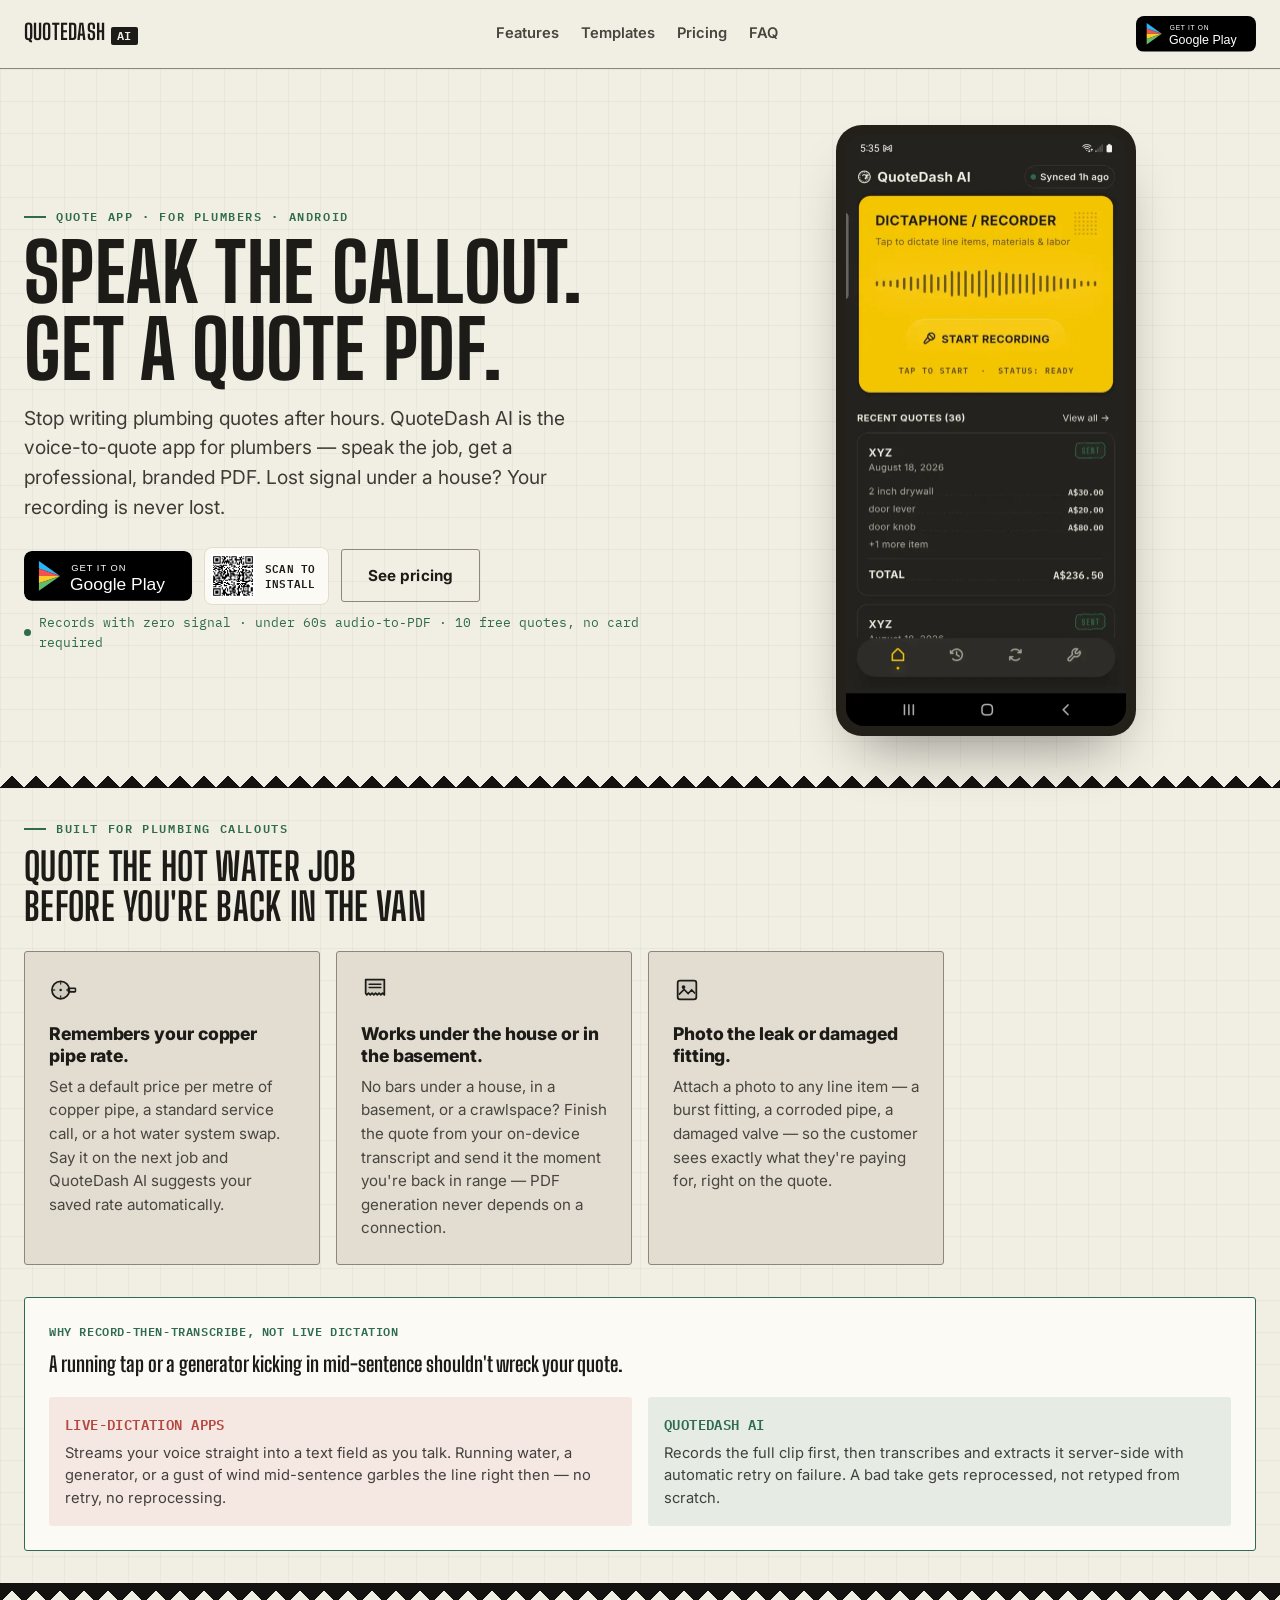
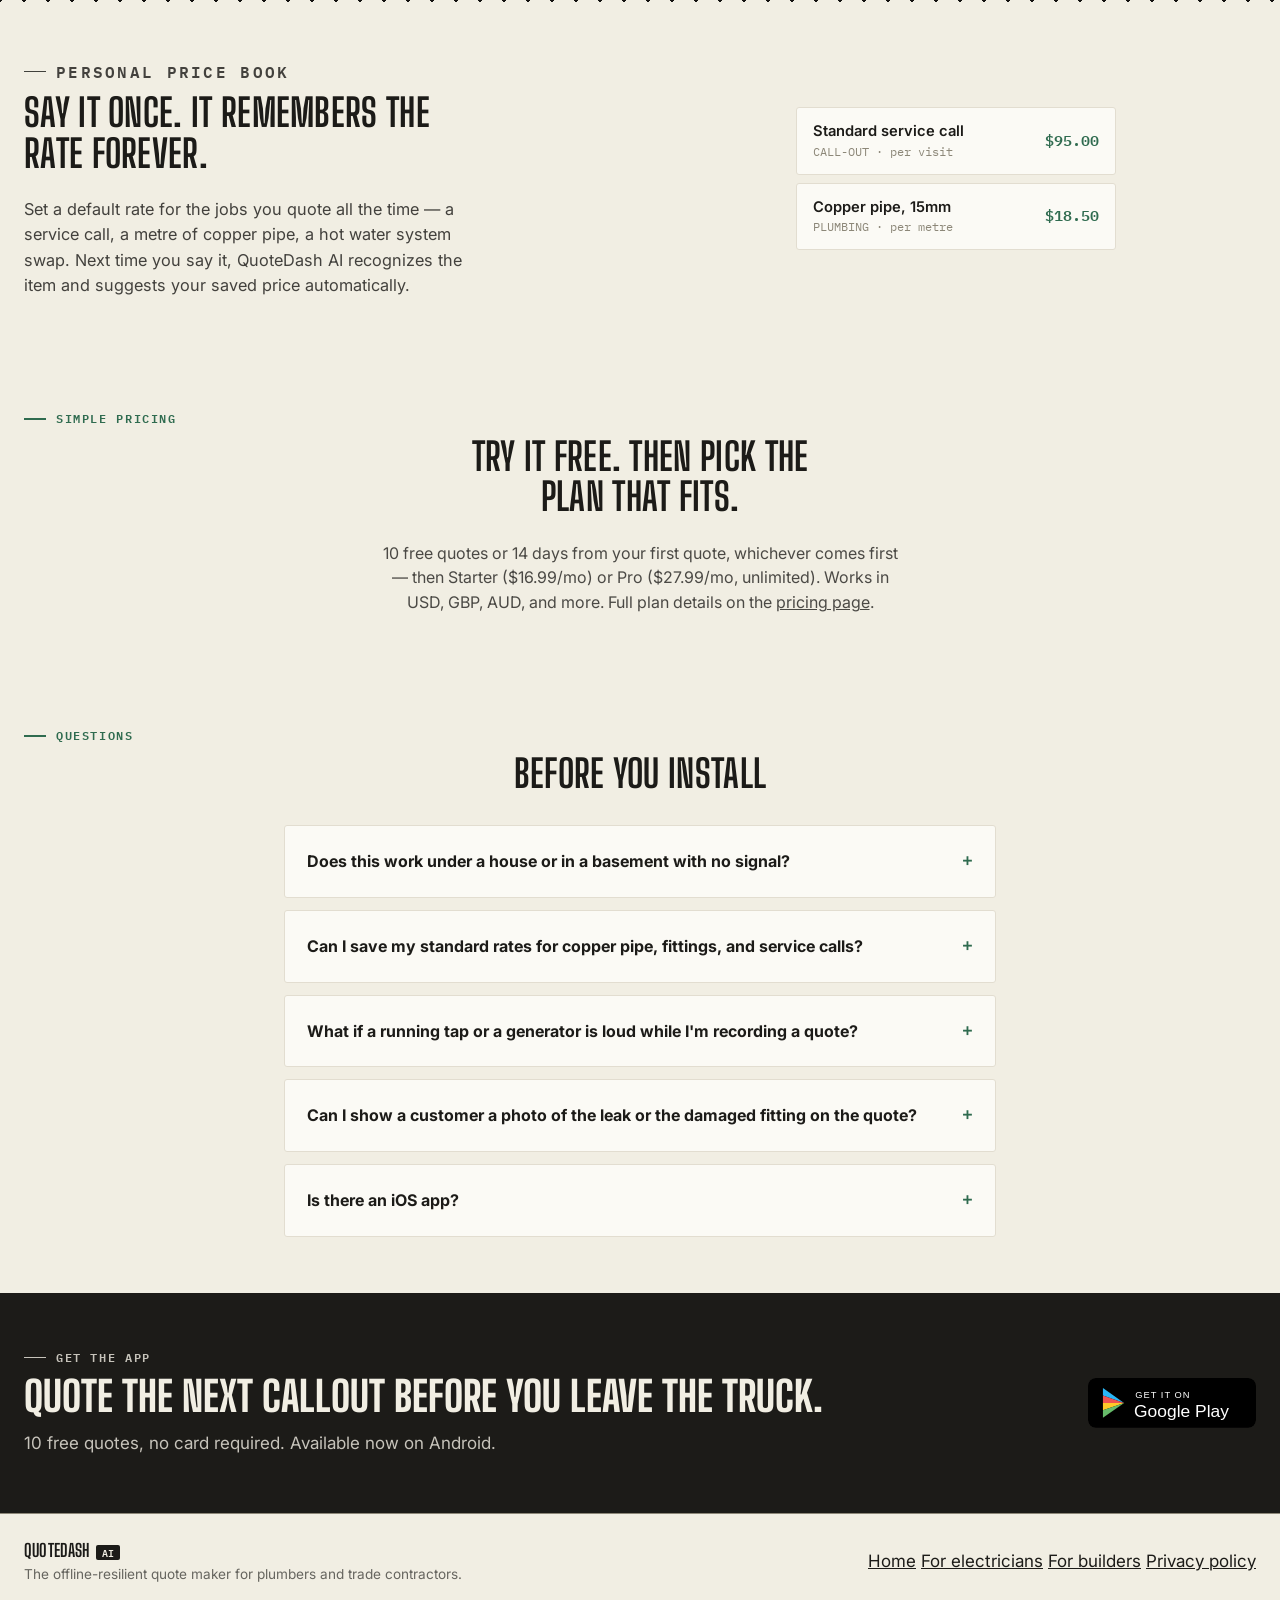
<file: plumbers.html>
<!doctype html>
<html lang="en">
<head>
<meta charset="utf-8">
<meta name="viewport" content="width=device-width, initial-scale=1">
<title>QuoteDash AI — Voice Quote App for Plumbers (Android)</title>
<meta name="description" content="Speak the callout, get a branded plumbing quote PDF. No signal under a house? Finish from your on-device transcript and send when you're back in range. Remembers your copper pipe and service call rates.">
<link rel="canonical" href="https://quotedashai.com/plumbers.html">
<link rel="preload" as="image" type="image/webp" href="assets/screens/home.webp">
<link rel="preload" as="font" type="font/woff2" href="assets/fonts/BigShouldersDisplay-Variable.woff2" crossorigin>

<!-- Google tag (gtag.js), loaded after window load so it never competes with LCP-critical resources -->
<script>
  window.dataLayer = window.dataLayer || [];
  function gtag(){dataLayer.push(arguments);}
  gtag('js', new Date());
  gtag('config', 'G-YRP69P84Q9');
  window.addEventListener('load', function () {
    var s = document.createElement('script');
    s.async = true;
    s.src = 'https://www.googletagmanager.com/gtag/js?id=G-YRP69P84Q9';
    document.head.appendChild(s);
  });
</script>

<meta property="og:type" content="website">
<meta property="og:title" content="QuoteDash AI — Voice Quote App for Plumbers">
<meta property="og:description" content="Speak the callout, get a branded plumbing quote PDF. No signal? Finish from your on-device transcript and send when you're back in range. 10 free quotes, no card required.">
<meta property="og:image" content="https://quotedashai.com/assets/feature-graphic.png">
<meta property="og:url" content="https://quotedashai.com/plumbers.html">
<meta name="twitter:card" content="summary_large_image">

<script type="application/ld+json">
{
  "@context": "https://schema.org",
  "@graph": [
    {
      "@type": "Organization",
      "@id": "https://quotedashai.com/#organization",
      "name": "QuoteDash AI",
      "url": "https://quotedashai.com/"
    },
    {
      "@type": "WebSite",
      "@id": "https://quotedashai.com/#website",
      "url": "https://quotedashai.com/",
      "name": "QuoteDash AI",
      "publisher": {
        "@id": "https://quotedashai.com/#organization"
      }
    },
    {
      "@type": "SoftwareApplication",
      "@id": "https://quotedashai.com/#software",
      "name": "QuoteDash AI",
      "url": "https://quotedashai.com/",
      "operatingSystem": "Android",
      "applicationCategory": "BusinessApplication",
      "description": "Voice-to-quote app for plumbers. Speak a callout, get a professional, branded PDF quote. AI line-item extraction needs a connection; finishing and sending from your on-device transcript works with no signal. Remembers your standard copper pipe and service call rates.",
      "offers": [
        {
          "@type": "Offer",
          "name": "Free",
          "price": "0",
          "priceCurrency": "USD"
        },
        {
          "@type": "Offer",
          "name": "Starter",
          "price": "16.99",
          "priceCurrency": "USD"
        },
        {
          "@type": "Offer",
          "name": "Pro",
          "price": "27.99",
          "priceCurrency": "USD"
        }
      ]
    },
    {
      "@type": "WebPage",
      "@id": "https://quotedashai.com/plumbers.html#webpage",
      "url": "https://quotedashai.com/plumbers.html",
      "name": "QuoteDash AI — Voice Quote App for Plumbers (Android)",
      "isPartOf": {
        "@id": "https://quotedashai.com/#website"
      },
      "about": {
        "@id": "https://quotedashai.com/#software"
      },
      "mainEntity": {
        "@id": "https://quotedashai.com/plumbers.html#faq"
      },
      "breadcrumb": {
        "@id": "https://quotedashai.com/plumbers.html#breadcrumb"
      }
    },
    {
      "@type": "BreadcrumbList",
      "itemListElement": [
        {
          "@type": "ListItem",
          "position": 1,
          "name": "QuoteDash AI",
          "item": "https://quotedashai.com/"
        },
        {
          "@type": "ListItem",
          "position": 2,
          "name": "For Plumbers",
          "item": "https://quotedashai.com/plumbers.html"
        }
      ],
      "@id": "https://quotedashai.com/plumbers.html#breadcrumb"
    },
    {
      "@type": "FAQPage",
      "mainEntity": [
        {
          "@type": "Question",
          "name": "Does this work under a house or in a basement with no signal?",
          "acceptedAnswer": {
            "@type": "Answer",
            "text": "Yes, for finishing and sending. No bars under the house or in a basement? Write up the job from your on-device recording by hand and send the PDF the moment you're back in range — that part never needs a connection. The AI auto-fill (turning your voice into priced line items) does need signal to work, but it never stops you getting a quote out the door."
          }
        },
        {
          "@type": "Question",
          "name": "Can I save my standard rates for copper pipe, fittings, and service calls?",
          "acceptedAnswer": {
            "@type": "Answer",
            "text": "Yes — the Personal Price Book lets you set a default rate for jobs you quote all the time, like a metre of copper pipe or a standard service call. Say it again on a future job and QuoteDash AI recognizes the item and suggests your saved rate automatically."
          }
        },
        {
          "@type": "Question",
          "name": "What if a running tap or a generator is loud while I'm recording a quote?",
          "acceptedAnswer": {
            "@type": "Answer",
            "text": "QuoteDash AI records the full clip first, then transcribes and extracts it server-side with automatic retry on failure — a bad take gets reprocessed, not retyped from scratch. Live-dictation apps that stream your voice straight into a text field garble the line the moment site noise kicks in."
          }
        },
        {
          "@type": "Question",
          "name": "Can I show a customer a photo of the leak or the damaged fitting on the quote?",
          "acceptedAnswer": {
            "@type": "Answer",
            "text": "Yes — attach a photo to any line item, like a burst fitting or a corroded pipe, so the customer can see exactly what they're paying for, right on the quote."
          }
        },
        {
          "@type": "Question",
          "name": "Is there an iOS app?",
          "acceptedAnswer": {
            "@type": "Answer",
            "text": "Not yet — QuoteDash AI is Android-only today. iOS is a future direction, not a committed date."
          }
        }
      ],
      "@id": "https://quotedashai.com/plumbers.html#faq",
      "url": "https://quotedashai.com/plumbers.html"
    }
  ]
}
</script>





<style>
/* QuoteDash AI — waitlist landing page
   Tokens sourced from docs/DESIGN_SYSTEM.md + docs/LANDING_PAGE_BRIEF.md §5 */

/* ---------- Fonts (self-hosted, no runtime download) ---------- */
@font-face {
  font-family: "Inter";
  src: url("assets/fonts/Inter-Variable.woff2") format("woff2"),
       url("assets/fonts/Inter-Variable.ttf") format("truetype");
  font-weight: 100 900;
  font-style: normal;
  font-display: swap;
}
@font-face {
  font-family: "Big Shoulders Display";
  src: url("assets/fonts/BigShouldersDisplay-Variable.woff2") format("woff2"),
       url("assets/fonts/BigShouldersDisplay-Variable.ttf") format("truetype");
  font-weight: 100 900;
  font-style: normal;
  font-display: swap;
}
@font-face {
  font-family: "IBM Plex Mono";
  src: url("assets/fonts/IBMPlexMono-Regular.woff2") format("woff2"),
       url("assets/fonts/IBMPlexMono-Regular.ttf") format("truetype");
  font-weight: 400;
  font-style: normal;
  font-display: swap;
}
@font-face {
  font-family: "IBM Plex Mono";
  src: url("assets/fonts/IBMPlexMono-SemiBold.woff2") format("woff2"),
       url("assets/fonts/IBMPlexMono-SemiBold.ttf") format("truetype");
  font-weight: 600;
  font-style: normal;
  font-display: swap;
}

/* ---------- Tokens ---------- */
:root {
  --graphite: #1C1B18;
  --graphite-deep: #131210;
  --ticket-dark: #232019;
  --paper: #F1EEE3;
  --paper-card: #FBFAF5;
  --safety-yellow: #F5C400;
  --signal-green: #2F6B4F;
  --signal-green-light: #4F9573;
  --steel-border: #8C8778;
  --steel-surface: #E2DDD0;

  --font-display: "Big Shoulders Display", sans-serif;
  --font-body: "Inter", system-ui, sans-serif;
  --font-mono: "IBM Plex Mono", ui-monospace, monospace;

  --wrap-width: 1340px;
  --space-xs: 4px;
  --space-sm: 8px;
  --space-md: 12px;
  --space-lg: 16px;
  --space-xl: 24px;
  --space-xxl: 32px;
  --space-xxxl: 56px;

  --radius: 3px;
}

/* ---------- Reset ---------- */
* { box-sizing: border-box; }
html { -webkit-text-size-adjust: 100%; }
body {
  margin: 0;
  background: var(--paper);
  color: var(--graphite);
  font-family: var(--font-body);
  font-size: 17px;
  line-height: 1.55;
  overflow-x: hidden;
}
img { max-width: 100%; height: auto; display: block; }
h1, h2, h3 { margin: 0; }
p { margin: 0; }
ul { margin: 0; padding: 0; list-style: none; }
a { color: inherit; }
button { font: inherit; }

.wrap {
  max-width: var(--wrap-width);
  margin-inline: auto;
  padding-inline: var(--space-xl);
}

.sr-only {
  position: absolute;
  width: 1px; height: 1px;
  padding: 0; margin: -1px;
  overflow: hidden;
  clip: rect(0, 0, 0, 0);
  white-space: nowrap;
  border: 0;
}

.skip-link {
  position: absolute;
  left: -9999px;
  top: 0;
  background: var(--graphite);
  color: var(--paper);
  padding: var(--space-md) var(--space-lg);
  z-index: 100;
}
.skip-link:focus {
  left: var(--space-lg);
  top: var(--space-lg);
}

:focus-visible {
  outline: 3px solid var(--signal-green);
  outline-offset: 2px;
}

@media (prefers-reduced-motion: reduce) {
  * { animation-duration: 0.001ms !important; animation-iteration-count: 1 !important; transition-duration: 0.001ms !important; }
}

/* ---------- Buttons ---------- */
.btn {
  display: inline-flex;
  align-items: center;
  justify-content: center;
  gap: var(--space-sm);
  border: none;
  border-radius: var(--radius);
  font-family: var(--font-body);
  font-weight: 700;
  font-size: 0.95rem;
  letter-spacing: 0.01em;
  cursor: pointer;
  text-decoration: none;
  transition: transform 120ms ease, box-shadow 120ms ease;
}
.btn--small {
  background: var(--safety-yellow);
  color: var(--graphite);
  padding: 10px 18px;
  font-size: 0.85rem;
}

/* ---------- Header ---------- */
.site-header {
  position: sticky;
  top: 0;
  z-index: 20;
  background: rgba(241, 238, 227, 0.92);
  backdrop-filter: blur(6px);
  border-bottom: 1px solid var(--steel-border);
}
.site-header__row {
  display: flex;
  align-items: center;
  justify-content: space-between;
  padding-block: var(--space-lg);
}

.wordmark {
  font-family: var(--font-display);
  font-weight: 700;
  text-transform: uppercase;
  letter-spacing: 0.01em;
  line-height: 1;
  display: inline-flex;
  align-items: baseline;
  gap: 6px;
  font-size: 1.35rem;
  color: inherit;
  text-decoration: none;
}
.wordmark__ai {
  font-family: var(--font-mono);
  font-weight: 600;
  font-size: 0.55em;
  color: var(--paper);
  background: var(--graphite);
  padding: 3px 6px;
  border-radius: 2px;
  letter-spacing: 0.04em;
}
.wordmark--footer { font-size: 1.1rem; }

/* ---------- Eyebrow + section title rhythm ---------- */
.eyebrow {
  font-family: var(--font-mono);
  font-size: 0.72rem;
  font-weight: 600;
  letter-spacing: 0.14em;
  color: var(--signal-green);
  text-transform: uppercase;
  margin: 0 0 var(--space-sm);
  display: flex;
  align-items: center;
  gap: 10px;
}
.eyebrow::before {
  content: "";
  width: 22px;
  height: 1.5px;
  background: currentColor;
  flex: none;
}
.eyebrow--light { color: var(--safety-yellow); }

/* ---------- Tear divider: the ticket's torn edge, promoted to a
   full-bleed structural device between sections ---------- */
.tear {
  height: 20px;
  background-color: var(--tear-to, var(--paper));
  background-image:
    linear-gradient(-45deg, transparent 60%, var(--tear-from, var(--paper-card)) 60%),
    linear-gradient(45deg, transparent 60%, var(--tear-from, var(--paper-card)) 60%);
  background-size: 24px 24px;
  background-position: 0 0;
}
.tear--paper-to-dark { --tear-from: var(--paper); --tear-to: var(--graphite-deep); }
.tear--dark-to-paper { --tear-from: var(--graphite-deep); --tear-to: var(--paper); }

/* ---------- Hero ---------- */
.hero {
  padding-block: var(--space-xxxl) var(--space-xxl);
  background-image:
    linear-gradient(rgba(28, 27, 24, 0.035) 1px, transparent 1px),
    linear-gradient(90deg, rgba(28, 27, 24, 0.035) 1px, transparent 1px);
  background-size: 32px 32px;
}
.hero__copy { max-width: 640px; }
.hero__visual { margin-top: var(--space-xxl); }
.hero__headline {
  font-family: var(--font-display);
  text-transform: uppercase;
  font-weight: 800;
  font-size: clamp(2.8rem, 9vw, 5rem);
  line-height: 0.96;
  letter-spacing: 0.005em;
  margin-bottom: var(--space-lg);
}
.hero__subhead {
  font-size: 1.2rem;
  max-width: 46ch;
  color: color-mix(in srgb, var(--graphite) 85%, transparent);
  margin-bottom: var(--space-xl);
}

/* ---------- Shop floor: dark section, dispatch ticket (signature element) ---------- */
.shop-floor {
  background: var(--graphite-deep);
  color: var(--paper);
  padding-block: var(--space-xxxl);
  background-image:
    linear-gradient(rgba(241, 238, 227, 0.045) 1px, transparent 1px),
    linear-gradient(90deg, rgba(241, 238, 227, 0.045) 1px, transparent 1px);
  background-size: 32px 32px;
}
.shop-floor__head { max-width: 56ch; margin-bottom: var(--space-xxl); }
.shop-floor__inner .dispatch { margin-inline: auto; }
.shop-floor .section-title { color: var(--paper); }

.dispatch { max-width: 320px; }

.dispatch__frame {
  display: flex;
  align-items: center;
  gap: 6px;
  background: color-mix(in srgb, var(--ticket-dark) 80%, black);
  border: 1.5px solid var(--paper);
  border-bottom: none;
  padding: 9px var(--space-md);
}
.dispatch__frame-dot {
  width: 7px;
  height: 7px;
  border-radius: 50%;
  background: var(--steel-border);
  flex: none;
}
.dispatch__frame-label {
  margin-left: auto;
  font-family: var(--font-mono);
  font-size: 0.62rem;
  letter-spacing: 0.08em;
  color: color-mix(in srgb, var(--paper) 45%, transparent);
}
.dispatch__card {
  position: relative;
  background: var(--ticket-dark);
  border: 1.5px solid var(--paper);
  border-top: none;
  padding: var(--space-xl);
  min-height: 220px;
  box-shadow: 0 18px 36px -12px rgba(0, 0, 0, 0.55);
}
.dispatch__card--video {
  padding: 0;
  line-height: 0;
  overflow: hidden;
}
.dispatch__video {
  display: block;
  width: 100%;
  height: auto;
}

/* ---------- Feature strip ---------- */
.features {
  padding-block: var(--space-xxl);
  background-image:
    linear-gradient(rgba(28, 27, 24, 0.035) 1px, transparent 1px),
    linear-gradient(90deg, rgba(28, 27, 24, 0.035) 1px, transparent 1px);
  background-size: 32px 32px;
}
.section-title {
  font-family: var(--font-display);
  text-transform: uppercase;
  font-weight: 700;
  font-size: clamp(1.7rem, 4.6vw, 2.4rem);
  line-height: 1.05;
  letter-spacing: 0.008em;
  margin-bottom: var(--space-xl);
  max-width: 24ch;
}
.feature-grid {
  display: grid;
  grid-template-columns: 1fr;
  gap: var(--space-lg);
}
.feature-card {
  background: var(--steel-surface);
  border: 1px solid var(--steel-border);
  border-radius: var(--radius);
  padding: var(--space-xl);
}
.feature-card__icon {
  color: var(--graphite);
  margin-bottom: var(--space-md);
}
.feature-card h3 {
  font-family: var(--font-body);
  font-weight: 800;
  font-size: 1.1rem;
  line-height: 1.25;
  letter-spacing: -0.005em;
  margin-bottom: var(--space-sm);
}
.feature-card p {
  font-size: 0.95rem;
  color: color-mix(in srgb, var(--graphite) 78%, transparent);
}

/* ---------- Second CTA band ---------- */
.cta-band {
  background: var(--graphite);
  color: var(--paper);
  padding-block: var(--space-xxxl);
}
.cta-band__inner {
  display: grid;
  grid-template-columns: 1fr;
  gap: var(--space-xl);
  align-items: center;
}
.cta-band__copy h2 {
  font-family: var(--font-display);
  text-transform: uppercase;
  font-weight: 800;
  font-size: clamp(1.8rem, 5vw, 2.6rem);
  line-height: 1.05;
  margin-bottom: var(--space-md);
}
.cta-band__copy p {
  color: color-mix(in srgb, var(--paper) 80%, transparent);
  max-width: 50ch;
}
/* ---------- Footer ---------- */
.site-footer {
  border-top: 1px solid var(--steel-border);
  padding-block: var(--space-xl);
}
.site-footer__row {
  display: flex;
  flex-direction: column;
  gap: var(--space-sm);
}
.site-footer__copy {
  font-size: 0.85rem;
  color: color-mix(in srgb, var(--graphite) 65%, transparent);
  max-width: 60ch;
}

/* ---------- Breakpoints ---------- */
@media (min-width: 640px) {
  .site-footer__row { flex-direction: row; justify-content: space-between; align-items: center; }
}

@media (min-width: 900px) {
  .feature-grid { grid-template-columns: repeat(3, 1fr); }
  .cta-band__inner { grid-template-columns: 1.3fr 1fr; }

  .hero__inner {
    display: grid;
    grid-template-columns: 1.15fr 1fr;
    gap: var(--space-xxxl);
    align-items: center;
  }
  .hero__copy { max-width: none; }
  .hero__visual { margin-top: 0; }

  .shop-floor__inner {
    display: grid;
    grid-template-columns: 1fr 1fr;
    gap: var(--space-xxxl);
    align-items: start;
  }
  .shop-floor__head { margin-bottom: 0; }
  .shop-floor__inner .dispatch { margin-inline: 0; max-width: 320px; justify-self: end; }
}

@media (min-width: 1180px) {
  .hero__inner { grid-template-columns: 1fr 0.85fr; }
}

/* ---------- Nav + mobile toggle ---------- */
.site-header__row { position: relative; }
.site-nav { display: none; gap: 22px; font-size: 0.92rem; font-weight: 600; }
.site-nav a { text-decoration: none; opacity: 0.8; }
.site-nav a:hover { opacity: 1; }
.nav-toggle {
  display: inline-flex;
  align-items: center;
  justify-content: center;
  background: transparent;
  border: 1px solid var(--steel-border);
  border-radius: var(--radius);
  padding: 8px 10px;
  color: var(--graphite);
  cursor: pointer;
}
.site-nav.is-open {
  display: flex !important;
  flex-direction: column;
  gap: 2px;
  position: absolute;
  top: 100%;
  left: 0;
  right: 0;
  background: var(--paper);
  border-bottom: 1px solid var(--steel-border);
  padding: var(--space-md) var(--space-xl) var(--space-lg);
  z-index: 40;
}
.site-nav.is-open a { padding: 10px 0; opacity: 1; border-bottom: 1px solid var(--steel-surface); }

/* ---------- Play Store badge ---------- */
.play-badge { display: inline-flex; align-items: center; border-radius: 8px; overflow: hidden; line-height: 0; }
.play-badge:hover { opacity: 0.92; }
.play-badge svg { display: block; width: 100%; height: auto; }
.play-badge--header { width: 120px; }
.play-badge--large { width: 168px; }

.hero__qr {
  display: flex;
  align-items: center;
  gap: 10px;
  padding: 6px 12px 6px 6px;
  background: var(--paper-card);
  border: 1px solid var(--steel-surface);
  border-radius: 8px;
}
.hero__qr img { width: 44px; height: 44px; display: block; }
.hero__qr-caption {
  font-family: var(--font-mono);
  font-size: 0.7rem;
  font-weight: 600;
  letter-spacing: 0.02em;
  line-height: 1.3;
  color: var(--graphite);
  text-transform: uppercase;
}

/* ---------- Ghost / dark buttons ---------- */
.btn--ghost {
  background: transparent;
  border: 1.5px solid var(--steel-border);
  color: var(--graphite);
  padding: 14px 26px;
}
.btn--dark {
  background: var(--graphite);
  color: var(--paper);
  padding: 14px 26px;
}
.btn--block { width: 100%; margin-top: var(--space-lg); }
.hero__ctas { display: flex; flex-wrap: wrap; align-items: center; gap: var(--space-md); margin-bottom: var(--space-sm); }
.hero__meta {
  font-family: var(--font-mono);
  font-size: 0.8rem;
  color: var(--signal-green);
  display: flex;
  align-items: center;
  gap: 8px;
}
.hero__meta::before { content: ""; width: 7px; height: 7px; border-radius: 50%; background: var(--signal-green); flex: none; }

/* ---------- Phone frame (real device screenshots) ---------- */
.phone-frame {
  background: var(--ticket-dark);
  border-radius: 26px;
  padding: 10px;
  box-shadow: 0 30px 60px -25px rgba(0, 0, 0, 0.45);
  max-width: 300px;
  margin-inline: auto;
}
.phone-frame img { border-radius: 18px; }

/* ---------- Social proof strip ---------- */
.proof-strip { background: var(--graphite-deep); color: var(--paper); padding-block: var(--space-lg); }
.proof-strip__row {
  display: flex;
  align-items: center;
  justify-content: center;
  gap: 28px;
  flex-wrap: wrap;
  font-family: var(--font-mono);
  font-size: 0.8rem;
  color: color-mix(in srgb, var(--paper) 82%, transparent);
  text-align: center;
}
.proof-strip__item { display: inline-flex; align-items: center; gap: 7px; }
.proof-strip__item svg { color: var(--safety-yellow); flex: none; }
.proof-strip__divider { width: 4px; height: 4px; border-radius: 50%; background: color-mix(in srgb, var(--paper) 35%, transparent); }

/* ---------- Feature grid: now up to 7 cards ---------- */
.feature-card--new { border-color: var(--safety-yellow); position: relative; }
.feature-card--new::before {
  content: "NEW";
  position: absolute;
  top: -9px;
  right: 16px;
  font-family: var(--font-mono);
  font-size: 0.62rem;
  font-weight: 700;
  letter-spacing: 0.06em;
  background: var(--safety-yellow);
  color: var(--graphite-deep);
  padding: 2px 7px;
  border-radius: 3px;
}

/* ---------- Competitor comparison callout ---------- */
.compare {
  margin-top: var(--space-xxl);
  background: var(--paper-card);
  border: 1.5px solid var(--signal-green);
  border-radius: var(--radius);
  padding: var(--space-xl);
}
.compare__label {
  font-family: var(--font-mono);
  font-size: 0.75rem;
  font-weight: 700;
  letter-spacing: 0.05em;
  text-transform: uppercase;
  color: var(--signal-green);
  margin: 0 0 var(--space-sm);
}
.compare__title { font-family: var(--font-display); font-weight: 700; font-size: 1.3rem; margin: 0 0 var(--space-lg); }
.compare__grid { display: grid; grid-template-columns: 1fr; gap: var(--space-lg); }
.compare__col { padding: var(--space-lg); border-radius: var(--radius); }
.compare__col--them { background: color-mix(in srgb, #B5473F 10%, transparent); }
.compare__col--us { background: color-mix(in srgb, var(--signal-green) 10%, transparent); }
.compare__col h4 { margin: 0 0 var(--space-sm); font-size: 0.85rem; font-family: var(--font-mono); letter-spacing: 0.03em; }
.compare__col--them h4 { color: #B5473F; }
.compare__col--us h4 { color: var(--signal-green); }
.compare__col p { margin: 0; font-size: 0.92rem; color: color-mix(in srgb, var(--graphite) 82%, transparent); }

/* ---------- Gallery: story-driven screenshot showcase ---------- */
.gallery { background: var(--ticket-dark); color: var(--paper); padding-block: var(--space-xxxl); overflow: hidden; }
.gallery .section-title { color: var(--paper); }
.gallery__lede { max-width: 56ch; font-size: 1rem; color: color-mix(in srgb, var(--paper) 75%, transparent); }
.gallery__rail { position: relative; margin-top: var(--space-xxl); }
.gallery__line {
  position: absolute;
  left: 0; right: 0; top: 8px;
  height: 1px;
  background: linear-gradient(90deg, transparent, color-mix(in srgb, var(--paper) 22%, transparent) 6%, color-mix(in srgb, var(--paper) 22%, transparent) 94%, transparent);
}
.gallery__track {
  display: flex;
  gap: var(--space-xl);
  overflow-x: auto;
  padding: 4px 4px 26px;
  position: relative;
  scroll-snap-type: x proximity;
}
.gallery__card { flex: 0 0 auto; width: 196px; scroll-snap-align: start; transition: transform 0.25s ease; }
.gallery__card:hover { transform: translateY(-6px); }
.gallery__dot {
  width: 9px; height: 9px; border-radius: 50%;
  background: var(--safety-yellow);
  margin: 0 auto var(--space-md);
  box-shadow: 0 0 0 4px color-mix(in srgb, var(--safety-yellow) 20%, transparent);
}
.gallery__frame {
  background: var(--graphite-deep);
  border-radius: 20px;
  padding: 8px;
  border: 1px solid #3a352b;
  box-shadow: 0 22px 42px -18px rgba(0, 0, 0, 0.55);
  transition: box-shadow 0.25s ease;
}
.gallery__card:hover .gallery__frame { box-shadow: 0 30px 54px -16px rgba(0, 0, 0, 0.65); }
.gallery__frame img { border-radius: 13px; }
.gallery__num {
  font-family: var(--font-mono);
  font-size: 0.68rem;
  color: var(--safety-yellow);
  margin: var(--space-md) 0 5px;
  letter-spacing: 0.08em;
  text-align: center;
}
.gallery__caption { font-size: 0.88rem; font-weight: 600; line-height: 1.3; text-align: center; color: color-mix(in srgb, var(--paper) 92%, transparent); }
.gallery__hint {
  margin-top: var(--space-sm);
  font-family: var(--font-mono);
  font-size: 0.72rem;
  color: color-mix(in srgb, var(--paper) 45%, transparent);
  text-align: center;
}

/* ---------- Showcase: price book / templates / invoicing ---------- */
.showcase { padding-block: var(--space-xxxl); }
.showcase--paper { background: var(--paper); }
.showcase--dark { background: var(--ticket-dark); color: var(--paper); }
.showcase--dark .section-title { color: var(--paper); }
.showcase--dark .showcase__copy p { color: color-mix(in srgb, var(--paper) 75%, transparent); }
.showcase__inner { display: grid; grid-template-columns: 1fr; gap: var(--space-xxl); align-items: center; }
.showcase__copy p { font-size: 1.02rem; color: color-mix(in srgb, var(--graphite) 82%, transparent); max-width: 46ch; }
.showcase__microcopy { margin-top: var(--space-lg); font-family: var(--font-mono); font-size: 0.8rem; color: var(--signal-green); }
.showcase--dark .showcase__microcopy { color: var(--safety-yellow); }
.showcase__art { display: flex; justify-content: center; }
.showcase__art img { border-radius: 14px; box-shadow: 0 24px 48px -22px rgba(0, 0, 0, 0.35); }
.showcase__art--single img { max-width: 320px; }
.showcase__art--pricebook { flex-direction: column; align-items: stretch; max-width: 320px; margin-inline: auto; width: 100%; gap: var(--space-sm); }
.showcase--tight { padding-block: var(--space-xxl); }
.showcase__art--homecta { max-width: 280px; margin-inline: auto; width: 100%; }

.homecta {
  background: var(--paper-card);
  border: 1px solid var(--steel-surface);
  border-radius: 16px;
  padding: var(--space-lg);
  box-shadow: 0 24px 48px -22px rgba(0, 0, 0, 0.2);
}
.homecta__label {
  font-family: var(--font-mono);
  font-size: 0.7rem;
  font-weight: 600;
  letter-spacing: 0.04em;
  text-transform: uppercase;
  color: var(--steel-border);
  margin: 0 0 var(--space-md);
}
.homecta__hero,
.homecta__secondary {
  display: flex;
  align-items: center;
  gap: 10px;
  font-family: var(--font-mono);
  font-weight: 700;
  letter-spacing: 0.03em;
  border-radius: var(--radius);
}
.homecta__hero {
  background: var(--safety-yellow);
  color: var(--graphite-deep);
  padding: 14px 18px;
  font-size: 0.85rem;
  margin-bottom: 10px;
}
.homecta__secondary {
  background: transparent;
  border: 1.5px solid var(--steel-border);
  color: var(--graphite);
  padding: 10px 16px;
  font-size: 0.72rem;
}

.pricebook-row {
  display: flex;
  justify-content: space-between;
  align-items: center;
  gap: var(--space-md);
  padding: var(--space-md) var(--space-lg);
  background: var(--paper-card);
  border: 1px solid var(--steel-surface);
  border-radius: var(--radius);
  font-size: 0.92rem;
}
.pricebook-row__desc { font-weight: 600; }
.pricebook-row__meta { font-family: var(--font-mono); font-size: 0.75rem; color: var(--steel-border); }
.pricebook-row__rate { font-family: var(--font-mono); font-weight: 600; color: var(--signal-green); }

.template-swatches { display: flex; flex-wrap: wrap; gap: var(--space-sm); margin-top: var(--space-xl); }
.template-swatch {
  font-family: var(--font-mono);
  font-size: 0.75rem;
  font-weight: 600;
  padding: 6px 11px;
  border-radius: 5px;
  border: 1px solid color-mix(in srgb, var(--paper) 30%, transparent);
  color: var(--paper);
  background: color-mix(in srgb, var(--paper) 8%, transparent);
}
.template-swatch--free { border-color: var(--safety-yellow); color: var(--safety-yellow); }

/* ---------- Pricing ---------- */
.pricing { background: var(--paper); padding-block: var(--space-xxxl); }
.pricing__head { text-align: center; }
.pricing__lede {
  font-size: 1rem;
  color: color-mix(in srgb, var(--graphite) 78%, transparent);
  max-width: 52ch;
  margin-inline: auto;
}
.pricing__head .section-title { margin-inline: auto; }
.pricing__grid {
  display: grid;
  grid-template-columns: 1fr;
  gap: var(--space-xl);
  max-width: 820px;
  margin-top: var(--space-xxl);
}
.price-card { background: var(--paper-card); border: 1px solid var(--steel-surface); border-radius: var(--radius); padding: var(--space-xxl); }
.price-card--pro { border-color: var(--safety-yellow); border-width: 2px; position: relative; }
.price-card--pro::before {
  content: "MOST POPULAR";
  position: absolute;
  top: -12px;
  left: var(--space-xxl);
  font-family: var(--font-mono);
  font-size: 0.65rem;
  font-weight: 700;
  letter-spacing: 0.06em;
  background: var(--safety-yellow);
  color: var(--graphite-deep);
  padding: 3px 9px;
  border-radius: 3px;
}
.price-card h3 { font-family: var(--font-display); font-size: 1.5rem; margin: 0 0 var(--space-lg); }

/* Billing-period toggle above the plan grid: switches both cards' price at
   once, so a visitor never compares a monthly figure to an annual one. */
.pricing__toggle-row { display: flex; justify-content: center; margin-top: var(--space-xxl); }
.pricing__toggle {
  display: inline-flex;
  border: 1.5px solid var(--graphite);
  border-radius: var(--radius);
  overflow: hidden;
  background: var(--paper-card);
}
.pricing__toggle-btn {
  font-family: var(--font-mono);
  font-size: 0.78rem;
  font-weight: 700;
  letter-spacing: 0.05em;
  text-transform: uppercase;
  background: transparent;
  color: var(--steel-border);
  border: none;
  padding: 12px 22px;
  cursor: pointer;
  display: flex;
  align-items: center;
  gap: 8px;
  transition: background 120ms ease, color 120ms ease;
}
.pricing__toggle-btn + .pricing__toggle-btn { border-left: 1.5px solid var(--graphite); }
.pricing__toggle-btn.is-active { background: var(--safety-yellow); color: var(--graphite); }
.pricing__save-chip {
  font-family: var(--font-mono);
  font-weight: 700;
  font-size: 0.68rem;
  background: var(--signal-green);
  color: var(--paper);
  padding: 2px 6px;
  border-radius: 2px;
}

.price-card__price { display: flex; align-items: baseline; gap: 6px; margin-bottom: var(--space-xs); }
.price-card__amount { font-family: var(--font-display); font-size: 2.3rem; font-weight: 800; }
.price-card__unit { font-family: var(--font-body); font-size: 0.85rem; font-weight: 500; color: var(--steel-border); }
.price-card__note { font-size: 0.8rem; color: var(--steel-border); margin: 0 0 var(--space-lg); min-height: 2.4em; }
.price-card__plus { font-family: var(--font-mono); font-size: 0.7rem; letter-spacing: 0.04em; text-transform: uppercase; color: var(--steel-border); margin: 0 0 var(--space-sm); }
.price-card ul { display: flex; flex-direction: column; gap: var(--space-sm); margin-bottom: var(--space-lg); }
.price-card li { font-size: 0.92rem; display: flex; gap: 9px; align-items: flex-start; }
.price-card li svg { flex: none; margin-top: 2px; color: var(--signal-green); }

/* ---------- FAQ ---------- */
.faq { background: var(--paper); padding-block: var(--space-xxxl); }
.faq__head { text-align: center; }
.faq__head .section-title { margin-inline: auto; }
.faq__list { max-width: 760px; display: flex; flex-direction: column; gap: var(--space-md); margin-top: var(--space-xxl); }
.faq__item { background: var(--paper-card); border: 1px solid var(--steel-surface); border-radius: var(--radius); padding: 2px 22px; }
.faq__item summary {
  padding: var(--space-lg) 0;
  cursor: pointer;
  font-weight: 700;
  font-size: 1rem;
  list-style: none;
  display: flex;
  align-items: center;
  justify-content: space-between;
  gap: var(--space-md);
}
.faq__item summary::-webkit-details-marker { display: none; }
.faq__item summary::after {
  content: "+";
  font-family: var(--font-display);
  font-size: 1.4rem;
  color: var(--signal-green);
  flex: none;
}
.faq__item[open] summary::after { content: "2"; }
.faq__item p { margin: 0 0 var(--space-lg); font-size: 0.92rem; color: color-mix(in srgb, var(--graphite) 82%, transparent); }

/* ---------- Final CTA (centered variant) ---------- */
.cta-band__inner--centered { text-align: center; justify-items: center; }
.cta-band__inner--centered .cta-band__copy p { margin-inline: auto; }

/* ---------- Legal page ---------- */
.legal { padding-block: var(--space-xxxl); min-height: 60vh; }
.legal__wrap { max-width: 760px; }
.legal h1 { font-family: var(--font-display); font-size: 2.2rem; margin-bottom: 6px; }
.legal__updated { font-family: var(--font-mono); font-size: 0.78rem; color: var(--steel-border); margin-bottom: var(--space-xxl); }
.legal h2 { font-family: var(--font-display); font-size: 1.3rem; margin: var(--space-xxl) 0 var(--space-sm); }
.legal p, .legal li { font-size: 0.98rem; color: color-mix(in srgb, var(--graphite) 85%, transparent); }
.legal ul { padding-left: 20px; list-style: disc; }
.legal li { margin-bottom: 4px; }

/* ---------- New breakpoints ---------- */
@media (min-width: 640px) {
  .compare__grid { grid-template-columns: 1fr 1fr; }
  .feature-grid { grid-template-columns: repeat(2, 1fr); }
}
@media (min-width: 860px) {
  .site-nav { display: flex; }
  .nav-toggle { display: none; }
  .showcase__inner { grid-template-columns: 1fr 1fr; }
  .showcase__inner.is-reversed .showcase__art { order: 2; }
  .showcase__inner.is-reversed .showcase__copy { order: 1; }
  .pricing__grid { grid-template-columns: 1fr 1fr; }
  .cta-band__inner--centered { grid-template-columns: 1fr auto; text-align: left; justify-items: normal; align-items: center; }
  .cta-band__inner--centered .cta-band__copy p { margin-inline: 0; }
}
@media (min-width: 1100px) {
  .feature-grid { grid-template-columns: repeat(4, 1fr); }
}

</style>
</head>
<body>

<a class="skip-link" href="#get-app">Skip to get the app</a>

<header class="site-header">
  <div class="wrap site-header__row">
    <a class="wordmark" aria-label="QuoteDash AI" href="index.html">
      <span class="wordmark__main">QUOTEDASH</span><span class="wordmark__ai">AI</span>
    </a>
    <nav class="site-nav" id="site-nav">
      <a href="index.html#features">Features</a>
      <a href="index.html#templates">Templates</a>
      <a href="index.html#pricing">Pricing</a>
      <a href="#faq">FAQ</a>
    </nav>
    <button class="nav-toggle" id="nav-toggle" aria-expanded="false" aria-controls="site-nav" aria-label="Toggle navigation menu">
      <svg width="18" height="18" viewBox="0 0 24 24" fill="none" aria-hidden="true"><path d="M3 6h18M3 12h18M3 18h18" stroke="currentColor" stroke-width="2" stroke-linecap="round"/></svg>
    </button>
    <a class="play-badge play-badge--header" href="https://play.google.com/store/apps/details?id=com.quotetap.app&utm_source=landing&utm_medium=website&utm_campaign=plumbers" target="_blank" rel="noopener" aria-label="Get it on Google Play">
      <svg viewBox="0 0 135 40" xmlns="http://www.w3.org/2000/svg" role="img" aria-label="Get it on Google Play">
        <rect width="135" height="40" rx="6" fill="#000000"/>
        <g transform="translate(12,8)">
          <path d="M0 0 L0 6 L17 12 Z" fill="#29B6F6"/>
          <path d="M0 6 L0 12 L17 12 Z" fill="#EF5350"/>
          <path d="M0 12 L0 18 L17 12 Z" fill="#FFCA28"/>
          <path d="M0 18 L0 24 L17 12 Z" fill="#66BB6A"/>
        </g>
        <text x="38" y="16" fill="#ffffff" font-family="Arial,Helvetica,sans-serif" font-size="7.5" letter-spacing="0.8">GET IT ON</text>
        <text x="37" y="31" fill="#ffffff" font-family="Arial,Helvetica,sans-serif" font-size="14" font-weight="500">Google Play</text>
      </svg>
    </a>
  </div>
</header>

<main>

  <!-- ============ HERO ============ -->
  <section class="hero">
    <div class="wrap hero__inner">
      <div class="hero__copy">
        <p class="eyebrow">QUOTE APP &middot; FOR PLUMBERS &middot; ANDROID</p>
        <h1 class="hero__headline">Speak the callout.<br>Get a quote PDF.</h1>
        <p class="hero__subhead">Stop writing plumbing quotes after hours. QuoteDash AI is
          the voice-to-quote app for plumbers &mdash; speak the job, get a professional,
          branded PDF. Lost signal under a house? Your recording is never lost.</p>
        <div class="hero__ctas">
          <a class="play-badge play-badge--large" href="https://play.google.com/store/apps/details?id=com.quotetap.app&utm_source=landing&utm_medium=website&utm_campaign=plumbers" target="_blank" rel="noopener" aria-label="Get it on Google Play">
            <svg viewBox="0 0 135 40" xmlns="http://www.w3.org/2000/svg" role="img" aria-label="Get it on Google Play">
              <rect width="135" height="40" rx="6" fill="#000000"/>
              <g transform="translate(12,8)">
                <path d="M0 0 L0 6 L17 12 Z" fill="#29B6F6"/>
                <path d="M0 6 L0 12 L17 12 Z" fill="#EF5350"/>
                <path d="M0 12 L0 18 L17 12 Z" fill="#FFCA28"/>
                <path d="M0 18 L0 24 L17 12 Z" fill="#66BB6A"/>
              </g>
              <text x="38" y="16" fill="#ffffff" font-family="Arial,Helvetica,sans-serif" font-size="7.5" letter-spacing="0.8">GET IT ON</text>
              <text x="37" y="31" fill="#ffffff" font-family="Arial,Helvetica,sans-serif" font-size="14" font-weight="500">Google Play</text>
            </svg>
          </a>
          <div class="hero__qr">
            <img src="assets/play-qr.svg" width="82" height="82" alt="QR code linking to the QuoteDash AI Google Play listing">
            <span class="hero__qr-caption">Scan to<br>install</span>
          </div>
          <a class="btn btn--ghost" href="index.html#pricing">See pricing</a>
        </div>
        <p class="hero__meta">Records with zero signal &middot; under 60s audio-to-PDF &middot; 10 free quotes, no card required</p>
      </div>

      <div class="hero__visual">
        <div class="phone-frame">
          <img src="assets/screens/home.webp" width="560" height="1183" loading="eager" fetchpriority="high" alt="QuoteDash AI home screen with a Start Recording button and a list of recent quotes">
        </div>
      </div>
    </div>
  </section>

  <div class="tear tear--paper-to-dark" aria-hidden="true"></div>

  <!-- ============ BUILT FOR PLUMBING CALLOUTS ============ -->
  <section class="features" id="features">
    <div class="wrap">
      <p class="eyebrow">BUILT FOR PLUMBING CALLOUTS</p>
      <h2 class="section-title">Quote the hot water job before you're back in the van</h2>
      <ul class="feature-grid">

        <li class="feature-card">
          <svg class="feature-card__icon" width="28" height="28" viewBox="0 0 24 24" fill="none" aria-hidden="true">
            <circle cx="10" cy="12" r="7.5" fill="currentColor" fill-opacity="0.08" stroke="currentColor" stroke-width="1.5"/>
            <circle cx="10" cy="12" r="1.1" fill="currentColor"/>
            <rect x="9.5" y="5.3" width="1" height="2" fill="currentColor"/>
            <rect x="9.5" y="16.7" width="1" height="2" fill="currentColor"/>
            <rect x="3.3" y="11.5" width="2" height="1" fill="currentColor"/>
            <rect x="14.7" y="11.5" width="2" height="1" fill="currentColor"/>
            <rect x="16.5" y="10.4" width="6.2" height="3.2" rx="0.6" fill="currentColor" fill-opacity="0.12" stroke="currentColor" stroke-width="1.3" stroke-linejoin="round"/>
          </svg>
          <h3>Remembers your copper pipe rate.</h3>
          <p>Set a default price per metre of copper pipe, a standard service call, or a hot
            water system swap. Say it on the next job and QuoteDash AI suggests your saved
            rate automatically.</p>
        </li>

        <li class="feature-card">
          <svg class="feature-card__icon" width="28" height="28" viewBox="0 0 24 24" fill="none" aria-hidden="true">
            <path d="M4 3H20V16.2L18.5 14.7L17 16.2L15.5 14.7L14 16.2L12.5 14.7L11 16.2L9.5 14.7L8 16.2L6.5 14.7L5 16.2L4 14.7V3Z"
                  fill="currentColor" fill-opacity="0.08" stroke="currentColor" stroke-width="1.5" stroke-linejoin="round"/>
            <path d="M7 7H17" stroke="currentColor" stroke-width="1.3" stroke-linecap="round"/>
            <path d="M7 9.8H17" stroke="currentColor" stroke-width="1.3" stroke-linecap="round"/>
          </svg>
          <h3>Works under the house or in the basement.</h3>
          <p>No bars under a house, in a basement, or a crawlspace? Finish the quote from
            your on-device transcript and send it the moment you're back in range &mdash;
            PDF generation never depends on a connection.</p>
        </li>

        <li class="feature-card">
          <svg class="feature-card__icon" width="28" height="28" viewBox="0 0 24 24" fill="none" aria-hidden="true">
            <rect x="4" y="4" width="16" height="16" rx="2" fill="currentColor" fill-opacity="0.08" stroke="currentColor" stroke-width="1.5"/>
            <circle cx="9" cy="9.5" r="1.6" fill="currentColor"/>
            <path d="M5 16l4.5-4.5L13 15l3-3 3 3" stroke="currentColor" stroke-width="1.4" fill="none"/>
          </svg>
          <h3>Photo the leak or damaged fitting.</h3>
          <p>Attach a photo to any line item &mdash; a burst fitting, a corroded pipe, a
            damaged valve &mdash; so the customer sees exactly what they're paying for,
            right on the quote.</p>
        </li>

      </ul>

      <div class="compare">
        <p class="compare__label">Why record-then-transcribe, not live dictation</p>
        <h3 class="compare__title">A running tap or a generator kicking in mid-sentence
          shouldn't wreck your quote.</h3>
        <div class="compare__grid">
          <div class="compare__col compare__col--them">
            <h4>LIVE-DICTATION APPS</h4>
            <p>Streams your voice straight into a text field as you talk. Running water,
              a generator, or a gust of wind mid-sentence garbles the line right then
              &mdash; no retry, no reprocessing.</p>
          </div>
          <div class="compare__col compare__col--us">
            <h4>QUOTEDASH AI</h4>
            <p>Records the full clip first, then transcribes and extracts it server-side with
              automatic retry on failure. A bad take gets reprocessed, not retyped from
              scratch.</p>
          </div>
        </div>
      </div>
    </div>
  </section>

  <div class="tear tear--dark-to-paper" aria-hidden="true"></div>

  <!-- ============ PRICE BOOK SHOWCASE ============ -->
  <section class="showcase showcase--paper">
    <div class="wrap showcase__inner">
      <div class="showcase__copy">
        <p class="eyebrow">PERSONAL PRICE BOOK</p>
        <h2 class="section-title">Say it once. It remembers the rate forever.</h2>
        <p>Set a default rate for the jobs you quote all the time &mdash; a service call, a
          metre of copper pipe, a hot water system swap. Next time you say it, QuoteDash AI
          recognizes the item and suggests your saved price automatically.</p>
      </div>
      <div class="showcase__art showcase__art--pricebook">
        <div class="pricebook-row">
          <div>
            <div class="pricebook-row__desc">Standard service call</div>
            <div class="pricebook-row__meta">CALL-OUT &middot; per visit</div>
          </div>
          <div class="pricebook-row__rate">$95.00</div>
        </div>
        <div class="pricebook-row">
          <div>
            <div class="pricebook-row__desc">Copper pipe, 15mm</div>
            <div class="pricebook-row__meta">PLUMBING &middot; per metre</div>
          </div>
          <div class="pricebook-row__rate">$18.50</div>
        </div>
      </div>
    </div>
  </section>

  <!-- ============ PRICING TEASER ============ -->
  <section class="pricing">
    <div class="wrap pricing__head">
      <p class="eyebrow">SIMPLE PRICING</p>
      <h2 class="section-title">Try it free. Then pick the plan that fits.</h2>
      <p class="pricing__lede">10 free quotes or 14 days from your first quote, whichever
        comes first &mdash; then Starter ($16.99/mo) or Pro ($27.99/mo, unlimited). Works in
        USD, GBP, AUD, and more. Full plan details on the
        <a href="index.html#pricing">pricing page</a>.</p>
    </div>
  </section>

  <!-- ============ FAQ ============ -->
  <section class="faq" id="faq">
    <div class="wrap faq__head">
      <p class="eyebrow">QUESTIONS</p>
      <h2 class="section-title">Before you install</h2>
    </div>
    <div class="wrap faq__list">
      <details class="faq__item">
        <summary>Does this work under a house or in a basement with no signal?</summary>
        <p>Yes, for finishing and sending. No bars under the house or in a basement? Write
          up the job from your on-device recording by hand and send the PDF the moment
          you're back in range &mdash; that part never needs a connection. The AI auto-fill
          (turning your voice into priced line items) does need signal to work, but it never
          stops you getting a quote out the door.</p>
      </details>
      <details class="faq__item">
        <summary>Can I save my standard rates for copper pipe, fittings, and service calls?</summary>
        <p>Yes &mdash; the Personal Price Book lets you set a default rate for jobs you quote
          all the time, like a metre of copper pipe or a standard service call. Say it again
          on a future job and QuoteDash AI recognizes the item and suggests your saved rate
          automatically.</p>
      </details>
      <details class="faq__item">
        <summary>What if a running tap or a generator is loud while I'm recording a quote?</summary>
        <p>QuoteDash AI records the full clip first, then transcribes and extracts it
          server-side with automatic retry on failure &mdash; a bad take gets reprocessed, not
          retyped from scratch. Live-dictation apps that stream your voice straight into a
          text field garble the line the moment site noise kicks in.</p>
      </details>
      <details class="faq__item">
        <summary>Can I show a customer a photo of the leak or the damaged fitting on the quote?</summary>
        <p>Yes &mdash; attach a photo to any line item, like a burst fitting or a corroded
          pipe, so the customer can see exactly what they're paying for, right on the
          quote.</p>
      </details>
      <details class="faq__item">
        <summary>Is there an iOS app?</summary>
        <p>Not yet &mdash; QuoteDash AI is Android-only today. iOS is a future direction, not
          a committed date.</p>
      </details>
    </div>
  </section>

  <!-- ============ FINAL CTA ============ -->
  <section class="cta-band" id="get-app">
    <div class="wrap cta-band__inner cta-band__inner--centered">
      <div class="cta-band__copy">
        <p class="eyebrow eyebrow--light">GET THE APP</p>
        <h2>Quote the next callout before you leave the truck.</h2>
        <p>10 free quotes, no card required. Available now on Android.</p>
      </div>
      <a class="play-badge play-badge--large" href="https://play.google.com/store/apps/details?id=com.quotetap.app&utm_source=landing&utm_medium=website&utm_campaign=plumbers" target="_blank" rel="noopener" aria-label="Get it on Google Play">
        <svg viewBox="0 0 135 40" xmlns="http://www.w3.org/2000/svg" role="img" aria-label="Get it on Google Play">
          <rect width="135" height="40" rx="6" fill="#000000"/>
          <g transform="translate(12,8)">
            <path d="M0 0 L0 6 L17 12 Z" fill="#29B6F6"/>
            <path d="M0 6 L0 12 L17 12 Z" fill="#EF5350"/>
            <path d="M0 12 L0 18 L17 12 Z" fill="#FFCA28"/>
            <path d="M0 18 L0 24 L17 12 Z" fill="#66BB6A"/>
          </g>
          <text x="38" y="16" fill="#ffffff" font-family="Arial,Helvetica,sans-serif" font-size="7.5" letter-spacing="0.8">GET IT ON</text>
          <text x="37" y="31" fill="#ffffff" font-family="Arial,Helvetica,sans-serif" font-size="14" font-weight="500">Google Play</text>
        </svg>
      </a>
    </div>
  </section>

</main>

<footer class="site-footer">
  <div class="wrap site-footer__row">
    <div>
      <div class="wordmark wordmark--footer" aria-label="QuoteDash AI">
        <span class="wordmark__main">QUOTEDASH</span><span class="wordmark__ai">AI</span>
      </div>
      <p class="site-footer__copy">The offline-resilient quote maker for plumbers and trade
        contractors.</p>
    </div>
    <nav class="footer-links">
      <a href="index.html">Home</a>
      <a href="electricians.html">For electricians</a>
      <a href="builders.html">For builders</a>
      <a href="privacy.html">Privacy policy</a>
    </nav>
  </div>
</footer>

<script>
  (function () {
    var nav = document.getElementById('site-nav');
    var toggle = document.getElementById('nav-toggle');
    toggle.addEventListener('click', function () {
      var open = nav.classList.toggle('is-open');
      toggle.setAttribute('aria-expanded', open ? 'true' : 'false');
    });
    Array.prototype.forEach.call(nav.querySelectorAll('a'), function (a) {
      a.addEventListener('click', function () {
        nav.classList.remove('is-open');
        toggle.setAttribute('aria-expanded', 'false');
      });
    });
  })();
</script>
</body>
</html>
</file>
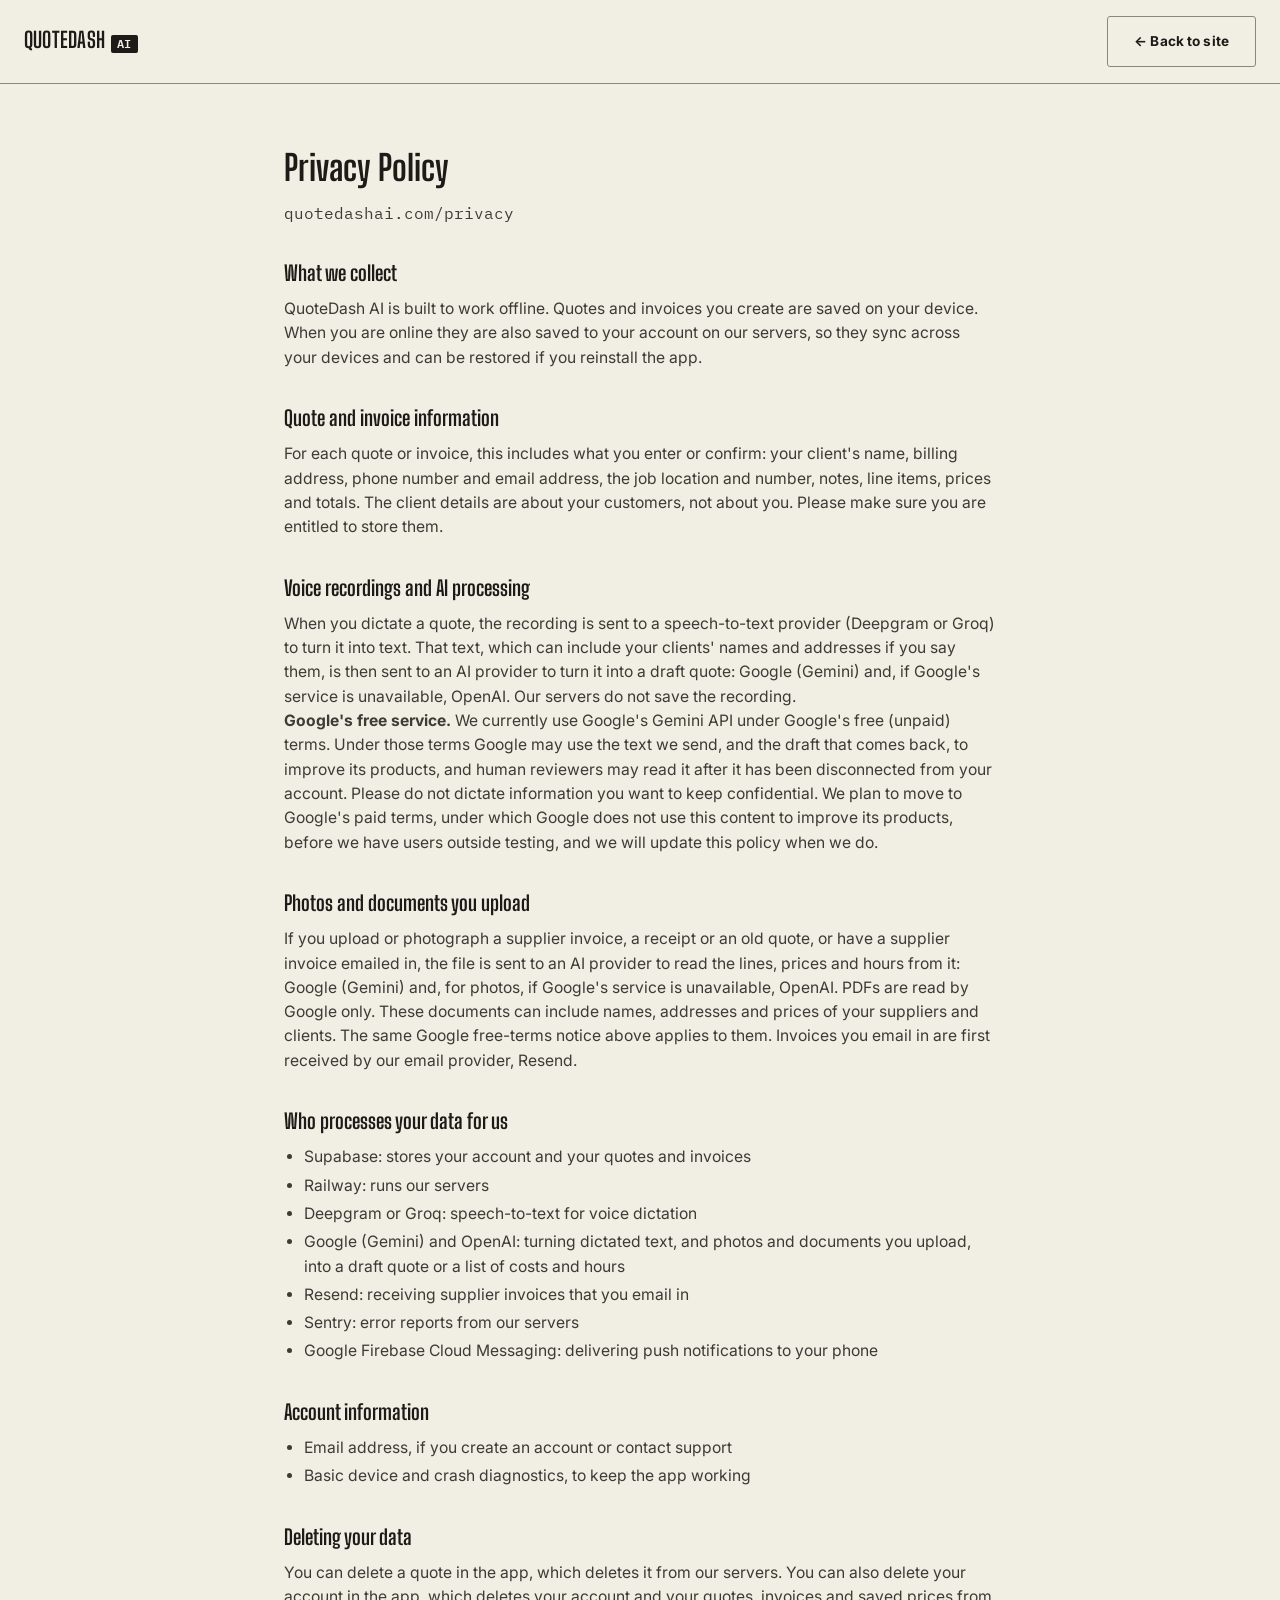
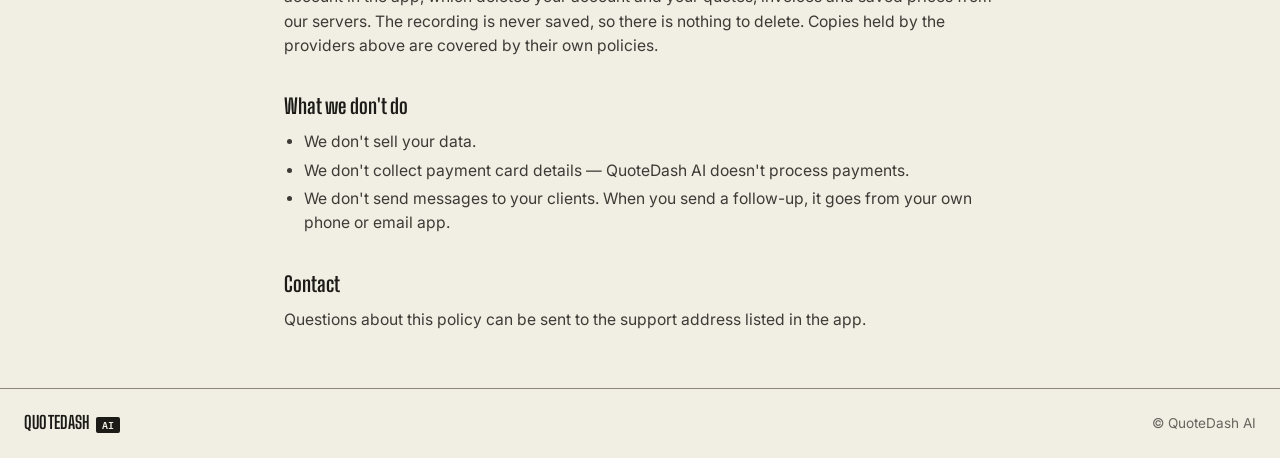
<file: privacy.html>
<!doctype html>
<html lang="en">
<head>
<meta charset="utf-8">
<meta name="viewport" content="width=device-width, initial-scale=1">
<title>Privacy Policy — QuoteDash AI</title>
<meta name="description" content="QuoteDash AI privacy policy: what we collect, what we don't do, and how to contact us.">
<link rel="canonical" href="https://quotedashai.com/privacy.html">
<meta name="robots" content="noindex">
<style>
/* QuoteDash AI — waitlist landing page
   Tokens sourced from docs/DESIGN_SYSTEM.md + docs/LANDING_PAGE_BRIEF.md §5 */

/* ---------- Fonts (self-hosted, no runtime download) ---------- */
@font-face {
  font-family: "Inter";
  src: url("assets/fonts/Inter-Variable.woff2") format("woff2"),
       url("assets/fonts/Inter-Variable.ttf") format("truetype");
  font-weight: 100 900;
  font-style: normal;
  font-display: swap;
}
@font-face {
  font-family: "Big Shoulders Display";
  src: url("assets/fonts/BigShouldersDisplay-Variable.woff2") format("woff2"),
       url("assets/fonts/BigShouldersDisplay-Variable.ttf") format("truetype");
  font-weight: 100 900;
  font-style: normal;
  font-display: swap;
}
@font-face {
  font-family: "IBM Plex Mono";
  src: url("assets/fonts/IBMPlexMono-Regular.woff2") format("woff2"),
       url("assets/fonts/IBMPlexMono-Regular.ttf") format("truetype");
  font-weight: 400;
  font-style: normal;
  font-display: swap;
}
@font-face {
  font-family: "IBM Plex Mono";
  src: url("assets/fonts/IBMPlexMono-SemiBold.woff2") format("woff2"),
       url("assets/fonts/IBMPlexMono-SemiBold.ttf") format("truetype");
  font-weight: 600;
  font-style: normal;
  font-display: swap;
}

/* ---------- Tokens ---------- */
:root {
  --graphite: #1C1B18;
  --graphite-deep: #131210;
  --ticket-dark: #232019;
  --paper: #F1EEE3;
  --paper-card: #FBFAF5;
  --safety-yellow: #F5C400;
  --signal-green: #2F6B4F;
  --signal-green-light: #4F9573;
  --steel-border: #8C8778;
  --steel-surface: #E2DDD0;

  --font-display: "Big Shoulders Display", sans-serif;
  --font-body: "Inter", system-ui, sans-serif;
  --font-mono: "IBM Plex Mono", ui-monospace, monospace;

  --wrap-width: 1340px;
  --space-xs: 4px;
  --space-sm: 8px;
  --space-md: 12px;
  --space-lg: 16px;
  --space-xl: 24px;
  --space-xxl: 32px;
  --space-xxxl: 56px;

  --radius: 3px;
}

/* ---------- Reset ---------- */
* { box-sizing: border-box; }
html { -webkit-text-size-adjust: 100%; }
body {
  margin: 0;
  background: var(--paper);
  color: var(--graphite);
  font-family: var(--font-body);
  font-size: 17px;
  line-height: 1.55;
  overflow-x: hidden;
}
img { max-width: 100%; height: auto; display: block; }
h1, h2, h3 { margin: 0; }
p { margin: 0; }
ul { margin: 0; padding: 0; list-style: none; }
a { color: inherit; }
button { font: inherit; }

.wrap {
  max-width: var(--wrap-width);
  margin-inline: auto;
  padding-inline: var(--space-xl);
}

.sr-only {
  position: absolute;
  width: 1px; height: 1px;
  padding: 0; margin: -1px;
  overflow: hidden;
  clip: rect(0, 0, 0, 0);
  white-space: nowrap;
  border: 0;
}

.skip-link {
  position: absolute;
  left: -9999px;
  top: 0;
  background: var(--graphite);
  color: var(--paper);
  padding: var(--space-md) var(--space-lg);
  z-index: 100;
}
.skip-link:focus {
  left: var(--space-lg);
  top: var(--space-lg);
}

:focus-visible {
  outline: 3px solid var(--signal-green);
  outline-offset: 2px;
}

@media (prefers-reduced-motion: reduce) {
  * { animation-duration: 0.001ms !important; animation-iteration-count: 1 !important; transition-duration: 0.001ms !important; }
}

/* ---------- Buttons ---------- */
.btn {
  display: inline-flex;
  align-items: center;
  justify-content: center;
  gap: var(--space-sm);
  border: none;
  border-radius: var(--radius);
  font-family: var(--font-body);
  font-weight: 700;
  font-size: 0.95rem;
  letter-spacing: 0.01em;
  cursor: pointer;
  text-decoration: none;
  transition: transform 120ms ease, box-shadow 120ms ease;
}
.btn--small {
  background: var(--safety-yellow);
  color: var(--graphite);
  padding: 10px 18px;
  font-size: 0.85rem;
}

/* ---------- Header ---------- */
.site-header {
  position: sticky;
  top: 0;
  z-index: 20;
  background: rgba(241, 238, 227, 0.92);
  backdrop-filter: blur(6px);
  border-bottom: 1px solid var(--steel-border);
}
.site-header__row {
  display: flex;
  align-items: center;
  justify-content: space-between;
  padding-block: var(--space-lg);
}

.wordmark {
  font-family: var(--font-display);
  font-weight: 700;
  text-transform: uppercase;
  letter-spacing: 0.01em;
  line-height: 1;
  display: inline-flex;
  align-items: baseline;
  gap: 6px;
  font-size: 1.35rem;
  color: inherit;
  text-decoration: none;
}
.wordmark__ai {
  font-family: var(--font-mono);
  font-weight: 600;
  font-size: 0.55em;
  color: var(--paper);
  background: var(--graphite);
  padding: 3px 6px;
  border-radius: 2px;
  letter-spacing: 0.04em;
}
.wordmark--footer { font-size: 1.1rem; }

/* ---------- Eyebrow + section title rhythm ---------- */
.eyebrow {
  font-family: var(--font-mono);
  font-size: 0.72rem;
  font-weight: 600;
  letter-spacing: 0.14em;
  color: var(--signal-green);
  text-transform: uppercase;
  margin: 0 0 var(--space-sm);
  display: flex;
  align-items: center;
  gap: 10px;
}
.eyebrow::before {
  content: "";
  width: 22px;
  height: 1.5px;
  background: currentColor;
  flex: none;
}
.eyebrow--light { color: var(--safety-yellow); }

/* ---------- Tear divider: the ticket's torn edge, promoted to a
   full-bleed structural device between sections ---------- */
.tear {
  height: 20px;
  background-color: var(--tear-to, var(--paper));
  background-image:
    linear-gradient(-45deg, transparent 60%, var(--tear-from, var(--paper-card)) 60%),
    linear-gradient(45deg, transparent 60%, var(--tear-from, var(--paper-card)) 60%);
  background-size: 24px 24px;
  background-position: 0 0;
}
.tear--paper-to-dark { --tear-from: var(--paper); --tear-to: var(--graphite-deep); }
.tear--dark-to-paper { --tear-from: var(--graphite-deep); --tear-to: var(--paper); }

/* ---------- Hero ---------- */
.hero {
  padding-block: var(--space-xxxl) var(--space-xxl);
  background-image:
    linear-gradient(rgba(28, 27, 24, 0.035) 1px, transparent 1px),
    linear-gradient(90deg, rgba(28, 27, 24, 0.035) 1px, transparent 1px);
  background-size: 32px 32px;
}
.hero__copy { max-width: 640px; }
.hero__visual { margin-top: var(--space-xxl); }
.hero__headline {
  font-family: var(--font-display);
  text-transform: uppercase;
  font-weight: 800;
  font-size: clamp(2.8rem, 9vw, 5rem);
  line-height: 0.96;
  letter-spacing: 0.005em;
  margin-bottom: var(--space-lg);
}
.hero__subhead {
  font-size: 1.2rem;
  max-width: 46ch;
  color: color-mix(in srgb, var(--graphite) 85%, transparent);
  margin-bottom: var(--space-xl);
}

/* ---------- Shop floor: dark section, dispatch ticket (signature element) ---------- */
.shop-floor {
  background: var(--graphite-deep);
  color: var(--paper);
  padding-block: var(--space-xxxl);
  background-image:
    linear-gradient(rgba(241, 238, 227, 0.045) 1px, transparent 1px),
    linear-gradient(90deg, rgba(241, 238, 227, 0.045) 1px, transparent 1px);
  background-size: 32px 32px;
}
.shop-floor__head { max-width: 56ch; margin-bottom: var(--space-xxl); }
.shop-floor__inner .dispatch { margin-inline: auto; }
.shop-floor .section-title { color: var(--paper); }

.dispatch { max-width: 320px; }

.dispatch__frame {
  display: flex;
  align-items: center;
  gap: 6px;
  background: color-mix(in srgb, var(--ticket-dark) 80%, black);
  border: 1.5px solid var(--paper);
  border-bottom: none;
  padding: 9px var(--space-md);
}
.dispatch__frame-dot {
  width: 7px;
  height: 7px;
  border-radius: 50%;
  background: var(--steel-border);
  flex: none;
}
.dispatch__frame-label {
  margin-left: auto;
  font-family: var(--font-mono);
  font-size: 0.62rem;
  letter-spacing: 0.08em;
  color: color-mix(in srgb, var(--paper) 45%, transparent);
}
.dispatch__card {
  position: relative;
  background: var(--ticket-dark);
  border: 1.5px solid var(--paper);
  border-top: none;
  padding: var(--space-xl);
  min-height: 220px;
  box-shadow: 0 18px 36px -12px rgba(0, 0, 0, 0.55);
}
.dispatch__card--video {
  padding: 0;
  line-height: 0;
  overflow: hidden;
}
.dispatch__video {
  display: block;
  width: 100%;
  height: auto;
}

/* ---------- Feature strip ---------- */
.features {
  padding-block: var(--space-xxl);
  background-image:
    linear-gradient(rgba(28, 27, 24, 0.035) 1px, transparent 1px),
    linear-gradient(90deg, rgba(28, 27, 24, 0.035) 1px, transparent 1px);
  background-size: 32px 32px;
}
.section-title {
  font-family: var(--font-display);
  text-transform: uppercase;
  font-weight: 700;
  font-size: clamp(1.7rem, 4.6vw, 2.4rem);
  line-height: 1.05;
  letter-spacing: 0.008em;
  margin-bottom: var(--space-xl);
  max-width: 24ch;
}
.feature-grid {
  display: grid;
  grid-template-columns: 1fr;
  gap: var(--space-lg);
}
.feature-card {
  background: var(--steel-surface);
  border: 1px solid var(--steel-border);
  border-radius: var(--radius);
  padding: var(--space-xl);
}
.feature-card__icon {
  color: var(--graphite);
  margin-bottom: var(--space-md);
}
.feature-card h3 {
  font-family: var(--font-body);
  font-weight: 800;
  font-size: 1.1rem;
  line-height: 1.25;
  letter-spacing: -0.005em;
  margin-bottom: var(--space-sm);
}
.feature-card p {
  font-size: 0.95rem;
  color: color-mix(in srgb, var(--graphite) 78%, transparent);
}

/* ---------- Second CTA band ---------- */
.cta-band {
  background: var(--graphite);
  color: var(--paper);
  padding-block: var(--space-xxxl);
}
.cta-band__inner {
  display: grid;
  grid-template-columns: 1fr;
  gap: var(--space-xl);
  align-items: center;
}
.cta-band__copy h2 {
  font-family: var(--font-display);
  text-transform: uppercase;
  font-weight: 800;
  font-size: clamp(1.8rem, 5vw, 2.6rem);
  line-height: 1.05;
  margin-bottom: var(--space-md);
}
.cta-band__copy p {
  color: color-mix(in srgb, var(--paper) 80%, transparent);
  max-width: 50ch;
}
/* ---------- Footer ---------- */
.site-footer {
  border-top: 1px solid var(--steel-border);
  padding-block: var(--space-xl);
}
.site-footer__row {
  display: flex;
  flex-direction: column;
  gap: var(--space-sm);
}
.site-footer__copy {
  font-size: 0.85rem;
  color: color-mix(in srgb, var(--graphite) 65%, transparent);
  max-width: 60ch;
}

/* ---------- Breakpoints ---------- */
@media (min-width: 640px) {
  .site-footer__row { flex-direction: row; justify-content: space-between; align-items: center; }
}

@media (min-width: 900px) {
  .feature-grid { grid-template-columns: repeat(3, 1fr); }
  .cta-band__inner { grid-template-columns: 1.3fr 1fr; }

  .hero__inner {
    display: grid;
    grid-template-columns: 1.15fr 1fr;
    gap: var(--space-xxxl);
    align-items: center;
  }
  .hero__copy { max-width: none; }
  .hero__visual { margin-top: 0; }

  .shop-floor__inner {
    display: grid;
    grid-template-columns: 1fr 1fr;
    gap: var(--space-xxxl);
    align-items: start;
  }
  .shop-floor__head { margin-bottom: 0; }
  .shop-floor__inner .dispatch { margin-inline: 0; max-width: 320px; justify-self: end; }
}

@media (min-width: 1180px) {
  .hero__inner { grid-template-columns: 1fr 0.85fr; }
}

/* ---------- Nav + mobile toggle ---------- */
.site-header__row { position: relative; }
.site-nav { display: none; gap: 22px; font-size: 0.92rem; font-weight: 600; }
.site-nav a { text-decoration: none; opacity: 0.8; }
.site-nav a:hover { opacity: 1; }
.nav-toggle {
  display: inline-flex;
  align-items: center;
  justify-content: center;
  background: transparent;
  border: 1px solid var(--steel-border);
  border-radius: var(--radius);
  padding: 8px 10px;
  color: var(--graphite);
  cursor: pointer;
}
.site-nav.is-open {
  display: flex !important;
  flex-direction: column;
  gap: 2px;
  position: absolute;
  top: 100%;
  left: 0;
  right: 0;
  background: var(--paper);
  border-bottom: 1px solid var(--steel-border);
  padding: var(--space-md) var(--space-xl) var(--space-lg);
  z-index: 40;
}
.site-nav.is-open a { padding: 10px 0; opacity: 1; border-bottom: 1px solid var(--steel-surface); }

/* ---------- Play Store badge ---------- */
.play-badge { display: inline-flex; align-items: center; border-radius: 8px; overflow: hidden; line-height: 0; }
.play-badge:hover { opacity: 0.92; }
.play-badge svg { display: block; width: 100%; height: auto; }
.play-badge--header { width: 120px; }
.play-badge--large { width: 168px; }

.hero__qr {
  display: flex;
  align-items: center;
  gap: 10px;
  padding: 6px 12px 6px 6px;
  background: var(--paper-card);
  border: 1px solid var(--steel-surface);
  border-radius: 8px;
}
.hero__qr img { width: 44px; height: 44px; display: block; }
.hero__qr-caption {
  font-family: var(--font-mono);
  font-size: 0.7rem;
  font-weight: 600;
  letter-spacing: 0.02em;
  line-height: 1.3;
  color: var(--graphite);
  text-transform: uppercase;
}

/* ---------- Ghost / dark buttons ---------- */
.btn--ghost {
  background: transparent;
  border: 1.5px solid var(--steel-border);
  color: var(--graphite);
  padding: 14px 26px;
}
.btn--dark {
  background: var(--graphite);
  color: var(--paper);
  padding: 14px 26px;
}
.btn--block { width: 100%; margin-top: var(--space-lg); }
.hero__ctas { display: flex; flex-wrap: wrap; align-items: center; gap: var(--space-md); margin-bottom: var(--space-sm); }
.hero__meta {
  font-family: var(--font-mono);
  font-size: 0.8rem;
  color: var(--signal-green);
  display: flex;
  align-items: center;
  gap: 8px;
}
.hero__meta::before { content: ""; width: 7px; height: 7px; border-radius: 50%; background: var(--signal-green); flex: none; }

/* ---------- Phone frame (real device screenshots) ---------- */
.phone-frame {
  background: var(--ticket-dark);
  border-radius: 26px;
  padding: 10px;
  box-shadow: 0 30px 60px -25px rgba(0, 0, 0, 0.45);
  max-width: 300px;
  margin-inline: auto;
}
.phone-frame img { border-radius: 18px; }

/* ---------- Social proof strip ---------- */
.proof-strip { background: var(--graphite-deep); color: var(--paper); padding-block: var(--space-lg); }
.proof-strip__row {
  display: flex;
  align-items: center;
  justify-content: center;
  gap: 28px;
  flex-wrap: wrap;
  font-family: var(--font-mono);
  font-size: 0.8rem;
  color: color-mix(in srgb, var(--paper) 82%, transparent);
  text-align: center;
}
.proof-strip__item { display: inline-flex; align-items: center; gap: 7px; }
.proof-strip__item svg { color: var(--safety-yellow); flex: none; }
.proof-strip__divider { width: 4px; height: 4px; border-radius: 50%; background: color-mix(in srgb, var(--paper) 35%, transparent); }

/* ---------- Feature grid: now up to 7 cards ---------- */
.feature-card--new { border-color: var(--safety-yellow); position: relative; }
.feature-card--new::before {
  content: "NEW";
  position: absolute;
  top: -9px;
  right: 16px;
  font-family: var(--font-mono);
  font-size: 0.62rem;
  font-weight: 700;
  letter-spacing: 0.06em;
  background: var(--safety-yellow);
  color: var(--graphite-deep);
  padding: 2px 7px;
  border-radius: 3px;
}

/* ---------- Competitor comparison callout ---------- */
.compare {
  margin-top: var(--space-xxl);
  background: var(--paper-card);
  border: 1.5px solid var(--signal-green);
  border-radius: var(--radius);
  padding: var(--space-xl);
}
.compare__label {
  font-family: var(--font-mono);
  font-size: 0.75rem;
  font-weight: 700;
  letter-spacing: 0.05em;
  text-transform: uppercase;
  color: var(--signal-green);
  margin: 0 0 var(--space-sm);
}
.compare__title { font-family: var(--font-display); font-weight: 700; font-size: 1.3rem; margin: 0 0 var(--space-lg); }
.compare__grid { display: grid; grid-template-columns: 1fr; gap: var(--space-lg); }
.compare__col { padding: var(--space-lg); border-radius: var(--radius); }
.compare__col--them { background: color-mix(in srgb, #B5473F 10%, transparent); }
.compare__col--us { background: color-mix(in srgb, var(--signal-green) 10%, transparent); }
.compare__col h4 { margin: 0 0 var(--space-sm); font-size: 0.85rem; font-family: var(--font-mono); letter-spacing: 0.03em; }
.compare__col--them h4 { color: #B5473F; }
.compare__col--us h4 { color: var(--signal-green); }
.compare__col p { margin: 0; font-size: 0.92rem; color: color-mix(in srgb, var(--graphite) 82%, transparent); }

/* ---------- Gallery: story-driven screenshot showcase ---------- */
.gallery { background: var(--ticket-dark); color: var(--paper); padding-block: var(--space-xxxl); overflow: hidden; }
.gallery .section-title { color: var(--paper); }
.gallery__lede { max-width: 56ch; font-size: 1rem; color: color-mix(in srgb, var(--paper) 75%, transparent); }
.gallery__rail { position: relative; margin-top: var(--space-xxl); }
.gallery__line {
  position: absolute;
  left: 0; right: 0; top: 8px;
  height: 1px;
  background: linear-gradient(90deg, transparent, color-mix(in srgb, var(--paper) 22%, transparent) 6%, color-mix(in srgb, var(--paper) 22%, transparent) 94%, transparent);
}
.gallery__track {
  display: flex;
  gap: var(--space-xl);
  overflow-x: auto;
  padding: 4px 4px 26px;
  position: relative;
  scroll-snap-type: x proximity;
}
.gallery__card { flex: 0 0 auto; width: 196px; scroll-snap-align: start; transition: transform 0.25s ease; }
.gallery__card:hover { transform: translateY(-6px); }
.gallery__dot {
  width: 9px; height: 9px; border-radius: 50%;
  background: var(--safety-yellow);
  margin: 0 auto var(--space-md);
  box-shadow: 0 0 0 4px color-mix(in srgb, var(--safety-yellow) 20%, transparent);
}
.gallery__frame {
  background: var(--graphite-deep);
  border-radius: 20px;
  padding: 8px;
  border: 1px solid #3a352b;
  box-shadow: 0 22px 42px -18px rgba(0, 0, 0, 0.55);
  transition: box-shadow 0.25s ease;
}
.gallery__card:hover .gallery__frame { box-shadow: 0 30px 54px -16px rgba(0, 0, 0, 0.65); }
.gallery__frame img { border-radius: 13px; }
.gallery__num {
  font-family: var(--font-mono);
  font-size: 0.68rem;
  color: var(--safety-yellow);
  margin: var(--space-md) 0 5px;
  letter-spacing: 0.08em;
  text-align: center;
}
.gallery__caption { font-size: 0.88rem; font-weight: 600; line-height: 1.3; text-align: center; color: color-mix(in srgb, var(--paper) 92%, transparent); }
.gallery__hint {
  margin-top: var(--space-sm);
  font-family: var(--font-mono);
  font-size: 0.72rem;
  color: color-mix(in srgb, var(--paper) 45%, transparent);
  text-align: center;
}

/* ---------- Showcase: price book / templates / invoicing ---------- */
.showcase { padding-block: var(--space-xxxl); }
.showcase--paper { background: var(--paper); }
.showcase--dark { background: var(--ticket-dark); color: var(--paper); }
.showcase--dark .section-title { color: var(--paper); }
.showcase--dark .showcase__copy p { color: color-mix(in srgb, var(--paper) 75%, transparent); }
.showcase__inner { display: grid; grid-template-columns: 1fr; gap: var(--space-xxl); align-items: center; }
.showcase__copy p { font-size: 1.02rem; color: color-mix(in srgb, var(--graphite) 82%, transparent); max-width: 46ch; }
.showcase__microcopy { margin-top: var(--space-lg); font-family: var(--font-mono); font-size: 0.8rem; color: var(--signal-green); }
.showcase--dark .showcase__microcopy { color: var(--safety-yellow); }
.showcase__art { display: flex; justify-content: center; }
.showcase__art img { border-radius: 14px; box-shadow: 0 24px 48px -22px rgba(0, 0, 0, 0.35); }
.showcase__art--single img { max-width: 320px; }
.showcase__art--pricebook { flex-direction: column; align-items: stretch; max-width: 320px; margin-inline: auto; width: 100%; gap: var(--space-sm); }
.showcase--tight { padding-block: var(--space-xxl); }
.showcase__art--homecta { max-width: 280px; margin-inline: auto; width: 100%; }

.homecta {
  background: var(--paper-card);
  border: 1px solid var(--steel-surface);
  border-radius: 16px;
  padding: var(--space-lg);
  box-shadow: 0 24px 48px -22px rgba(0, 0, 0, 0.2);
}
.homecta__label {
  font-family: var(--font-mono);
  font-size: 0.7rem;
  font-weight: 600;
  letter-spacing: 0.04em;
  text-transform: uppercase;
  color: var(--steel-border);
  margin: 0 0 var(--space-md);
}
.homecta__hero,
.homecta__secondary {
  display: flex;
  align-items: center;
  gap: 10px;
  font-family: var(--font-mono);
  font-weight: 700;
  letter-spacing: 0.03em;
  border-radius: var(--radius);
}
.homecta__hero {
  background: var(--safety-yellow);
  color: var(--graphite-deep);
  padding: 14px 18px;
  font-size: 0.85rem;
  margin-bottom: 10px;
}
.homecta__secondary {
  background: transparent;
  border: 1.5px solid var(--steel-border);
  color: var(--graphite);
  padding: 10px 16px;
  font-size: 0.72rem;
}

.pricebook-row {
  display: flex;
  justify-content: space-between;
  align-items: center;
  gap: var(--space-md);
  padding: var(--space-md) var(--space-lg);
  background: var(--paper-card);
  border: 1px solid var(--steel-surface);
  border-radius: var(--radius);
  font-size: 0.92rem;
}
.pricebook-row__desc { font-weight: 600; }
.pricebook-row__meta { font-family: var(--font-mono); font-size: 0.75rem; color: var(--steel-border); }
.pricebook-row__rate { font-family: var(--font-mono); font-weight: 600; color: var(--signal-green); }

.template-swatches { display: flex; flex-wrap: wrap; gap: var(--space-sm); margin-top: var(--space-xl); }
.template-swatch {
  font-family: var(--font-mono);
  font-size: 0.75rem;
  font-weight: 600;
  padding: 6px 11px;
  border-radius: 5px;
  border: 1px solid color-mix(in srgb, var(--paper) 30%, transparent);
  color: var(--paper);
  background: color-mix(in srgb, var(--paper) 8%, transparent);
}
.template-swatch--free { border-color: var(--safety-yellow); color: var(--safety-yellow); }

/* ---------- Pricing ---------- */
.pricing { background: var(--paper); padding-block: var(--space-xxxl); }
.pricing__head { text-align: center; }
.pricing__lede {
  font-size: 1rem;
  color: color-mix(in srgb, var(--graphite) 78%, transparent);
  max-width: 52ch;
  margin-inline: auto;
}
.pricing__head .section-title { margin-inline: auto; }
.pricing__grid {
  display: grid;
  grid-template-columns: 1fr;
  gap: var(--space-xl);
  max-width: 820px;
  margin-top: var(--space-xxl);
}
.price-card { background: var(--paper-card); border: 1px solid var(--steel-surface); border-radius: var(--radius); padding: var(--space-xxl); }
.price-card--pro { border-color: var(--safety-yellow); border-width: 2px; position: relative; }
.price-card--pro::before {
  content: "MOST POPULAR";
  position: absolute;
  top: -12px;
  left: var(--space-xxl);
  font-family: var(--font-mono);
  font-size: 0.65rem;
  font-weight: 700;
  letter-spacing: 0.06em;
  background: var(--safety-yellow);
  color: var(--graphite-deep);
  padding: 3px 9px;
  border-radius: 3px;
}
.price-card h3 { font-family: var(--font-display); font-size: 1.5rem; margin: 0 0 var(--space-lg); }

/* Billing-period toggle above the plan grid: switches both cards' price at
   once, so a visitor never compares a monthly figure to an annual one. */
.pricing__toggle-row { display: flex; justify-content: center; margin-top: var(--space-xxl); }
.pricing__toggle {
  display: inline-flex;
  border: 1.5px solid var(--graphite);
  border-radius: var(--radius);
  overflow: hidden;
  background: var(--paper-card);
}
.pricing__toggle-btn {
  font-family: var(--font-mono);
  font-size: 0.78rem;
  font-weight: 700;
  letter-spacing: 0.05em;
  text-transform: uppercase;
  background: transparent;
  color: var(--steel-border);
  border: none;
  padding: 12px 22px;
  cursor: pointer;
  display: flex;
  align-items: center;
  gap: 8px;
  transition: background 120ms ease, color 120ms ease;
}
.pricing__toggle-btn + .pricing__toggle-btn { border-left: 1.5px solid var(--graphite); }
.pricing__toggle-btn.is-active { background: var(--safety-yellow); color: var(--graphite); }
.pricing__save-chip {
  font-family: var(--font-mono);
  font-weight: 700;
  font-size: 0.68rem;
  background: var(--signal-green);
  color: var(--paper);
  padding: 2px 6px;
  border-radius: 2px;
}

.price-card__price { display: flex; align-items: baseline; gap: 6px; margin-bottom: var(--space-xs); }
.price-card__amount { font-family: var(--font-display); font-size: 2.3rem; font-weight: 800; }
.price-card__unit { font-family: var(--font-body); font-size: 0.85rem; font-weight: 500; color: var(--steel-border); }
.price-card__note { font-size: 0.8rem; color: var(--steel-border); margin: 0 0 var(--space-lg); min-height: 2.4em; }
.price-card__plus { font-family: var(--font-mono); font-size: 0.7rem; letter-spacing: 0.04em; text-transform: uppercase; color: var(--steel-border); margin: 0 0 var(--space-sm); }
.price-card ul { display: flex; flex-direction: column; gap: var(--space-sm); margin-bottom: var(--space-lg); }
.price-card li { font-size: 0.92rem; display: flex; gap: 9px; align-items: flex-start; }
.price-card li svg { flex: none; margin-top: 2px; color: var(--signal-green); }

/* ---------- FAQ ---------- */
.faq { background: var(--paper); padding-block: var(--space-xxxl); }
.faq__head { text-align: center; }
.faq__head .section-title { margin-inline: auto; }
.faq__list { max-width: 760px; display: flex; flex-direction: column; gap: var(--space-md); margin-top: var(--space-xxl); }
.faq__item { background: var(--paper-card); border: 1px solid var(--steel-surface); border-radius: var(--radius); padding: 2px 22px; }
.faq__item summary {
  padding: var(--space-lg) 0;
  cursor: pointer;
  font-weight: 700;
  font-size: 1rem;
  list-style: none;
  display: flex;
  align-items: center;
  justify-content: space-between;
  gap: var(--space-md);
}
.faq__item summary::-webkit-details-marker { display: none; }
.faq__item summary::after {
  content: "+";
  font-family: var(--font-display);
  font-size: 1.4rem;
  color: var(--signal-green);
  flex: none;
}
.faq__item[open] summary::after { content: "2"; }
.faq__item p { margin: 0 0 var(--space-lg); font-size: 0.92rem; color: color-mix(in srgb, var(--graphite) 82%, transparent); }

/* ---------- Final CTA (centered variant) ---------- */
.cta-band__inner--centered { text-align: center; justify-items: center; }
.cta-band__inner--centered .cta-band__copy p { margin-inline: auto; }

/* ---------- Legal page ---------- */
.legal { padding-block: var(--space-xxxl); min-height: 60vh; }
.legal__wrap { max-width: 760px; }
.legal h1 { font-family: var(--font-display); font-size: 2.2rem; margin-bottom: 6px; }
.legal__updated { font-family: var(--font-mono); font-size: 0.78rem; color: var(--steel-border); margin-bottom: var(--space-xxl); }
.legal h2 { font-family: var(--font-display); font-size: 1.3rem; margin: var(--space-xxl) 0 var(--space-sm); }
.legal p, .legal li { font-size: 0.98rem; color: color-mix(in srgb, var(--graphite) 85%, transparent); }
.legal ul { padding-left: 20px; list-style: disc; }
.legal li { margin-bottom: 4px; }

/* ---------- New breakpoints ---------- */
@media (min-width: 640px) {
  .compare__grid { grid-template-columns: 1fr 1fr; }
  .feature-grid { grid-template-columns: repeat(2, 1fr); }
}
@media (min-width: 860px) {
  .site-nav { display: flex; }
  .nav-toggle { display: none; }
  .showcase__inner { grid-template-columns: 1fr 1fr; }
  .showcase__inner.is-reversed .showcase__art { order: 2; }
  .showcase__inner.is-reversed .showcase__copy { order: 1; }
  .pricing__grid { grid-template-columns: 1fr 1fr; }
  .cta-band__inner--centered { grid-template-columns: 1fr auto; text-align: left; justify-items: normal; align-items: center; }
  .cta-band__inner--centered .cta-band__copy p { margin-inline: 0; }
}
@media (min-width: 1100px) {
  .feature-grid { grid-template-columns: repeat(4, 1fr); }
}

</style>
</head>
<body>

<header class="site-header">
  <div class="wrap site-header__row">
    <div class="wordmark" aria-label="QuoteDash AI">
      <span class="wordmark__main">QUOTEDASH</span><span class="wordmark__ai">AI</span>
    </div>
    <a class="btn btn--ghost btn--small" href="index.html">&larr; Back to site</a>
  </div>
</header>

<main>
  <section class="legal">
    <div class="wrap legal__wrap">
      <h1>Privacy Policy</h1>
      <p class="legal__updated">quotedashai.com/privacy</p>

      <h2>What we collect</h2>
      <p>QuoteDash AI is built to work offline. Quotes and invoices you create are saved on
        your device. When you are online they are also saved to your account on our servers,
        so they sync across your devices and can be restored if you reinstall the app.</p>

      <h2>Quote and invoice information</h2>
      <p>For each quote or invoice, this includes what you enter or confirm: your client's
        name, billing address, phone number and email address, the job location and number,
        notes, line items, prices and totals. The client details are about your customers, not
        about you. Please make sure you are entitled to store them.</p>

      <h2>Voice recordings and AI processing</h2>
      <p>When you dictate a quote, the recording is sent to a speech-to-text provider
        (Deepgram or Groq) to turn it into text. That text, which can include your clients'
        names and addresses if you say them, is then sent to an AI provider to turn it into
        a draft quote: Google (Gemini) and, if Google's service is unavailable, OpenAI.
        Our servers do not save the recording.</p>
      <p><strong>Google's free service.</strong> We currently use Google's Gemini API under
        Google's free (unpaid) terms. Under those terms Google may use the text we send, and
        the draft that comes back, to improve its products, and human reviewers may read it
        after it has been disconnected from your account. Please do not dictate information
        you want to keep confidential. We plan to move to Google's paid terms, under which
        Google does not use this content to improve its products, before we have users outside
        testing, and we will update this policy when we do.</p>

      <h2>Photos and documents you upload</h2>
      <p>If you upload or photograph a supplier invoice, a receipt or an old quote, or have a
        supplier invoice emailed in, the file is sent to an AI provider to read the lines,
        prices and hours from it: Google (Gemini) and, for photos, if Google's service is
        unavailable, OpenAI. PDFs are read by Google only. These documents can include names,
        addresses and prices of your suppliers and clients. The same Google free-terms notice
        above applies to them. Invoices you email in are first received by our email
        provider, Resend.</p>

      <h2>Who processes your data for us</h2>
      <ul>
        <li>Supabase: stores your account and your quotes and invoices</li>
        <li>Railway: runs our servers</li>
        <li>Deepgram or Groq: speech-to-text for voice dictation</li>
        <li>Google (Gemini) and OpenAI: turning dictated text, and photos and documents you upload, into a draft quote or a list of costs and hours</li>
        <li>Resend: receiving supplier invoices that you email in</li>
        <li>Sentry: error reports from our servers</li>
        <li>Google Firebase Cloud Messaging: delivering push notifications to your phone</li>
      </ul>

      <h2>Account information</h2>
      <ul>
        <li>Email address, if you create an account or contact support</li>
        <li>Basic device and crash diagnostics, to keep the app working</li>
      </ul>

      <h2>Deleting your data</h2>
      <p>You can delete a quote in the app, which deletes it from our servers. You can also
        delete your account in the app, which deletes your account and your quotes, invoices
        and saved prices from our servers. The recording is never saved, so there is nothing
        to delete. Copies held by the providers above are covered by their own policies.</p>

      <h2>What we don't do</h2>
      <ul>
        <li>We don't sell your data.</li>
        <li>We don't collect payment card details &mdash; QuoteDash AI doesn't process
          payments.</li>
        <li>We don't send messages to your clients. When you send a follow-up, it goes from
          your own phone or email app.</li>
      </ul>

      <h2>Contact</h2>
      <p>Questions about this policy can be sent to the support address listed in the app.</p>
    </div>
  </section>
</main>

<footer class="site-footer">
  <div class="wrap site-footer__row">
    <div class="wordmark wordmark--footer" aria-label="QuoteDash AI">
      <span class="wordmark__main">QUOTEDASH</span><span class="wordmark__ai">AI</span>
    </div>
    <p class="site-footer__copy">&copy; QuoteDash AI</p>
  </div>
</footer>

</body>
</html>
</file>
